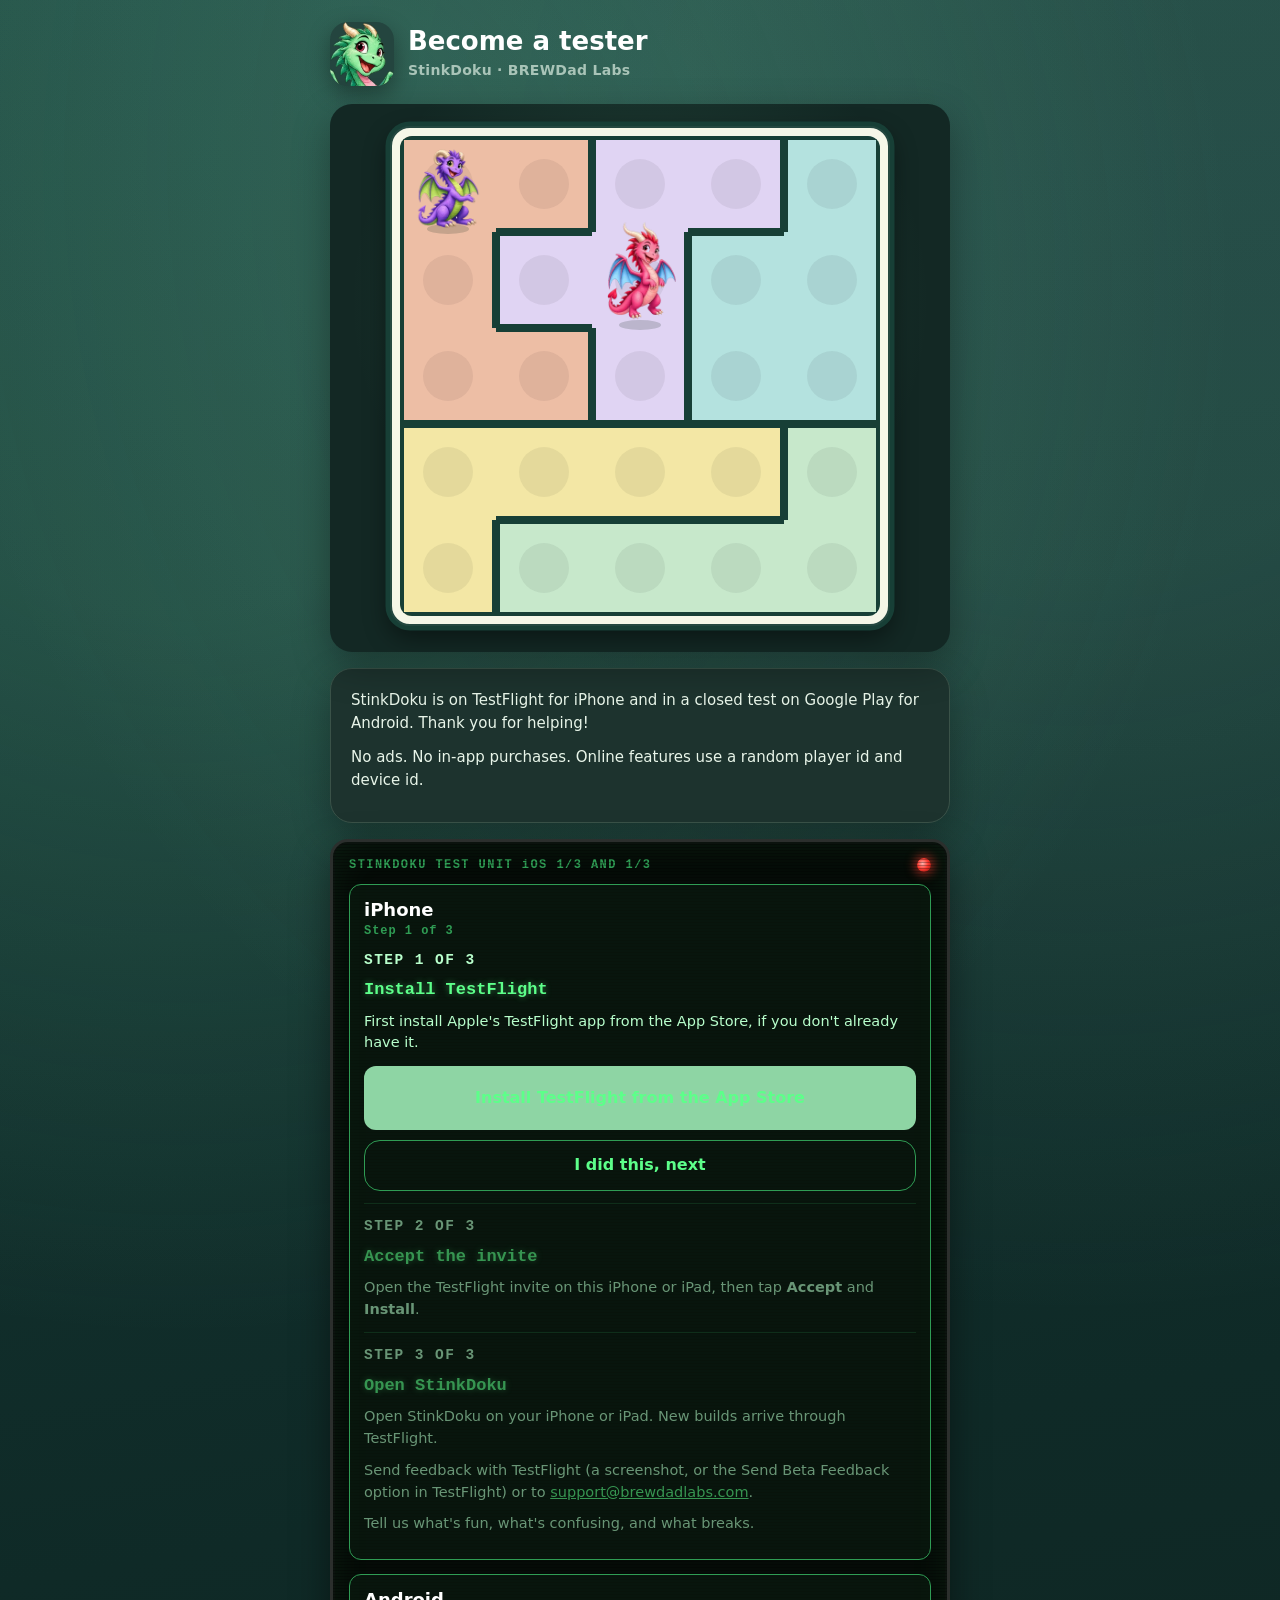
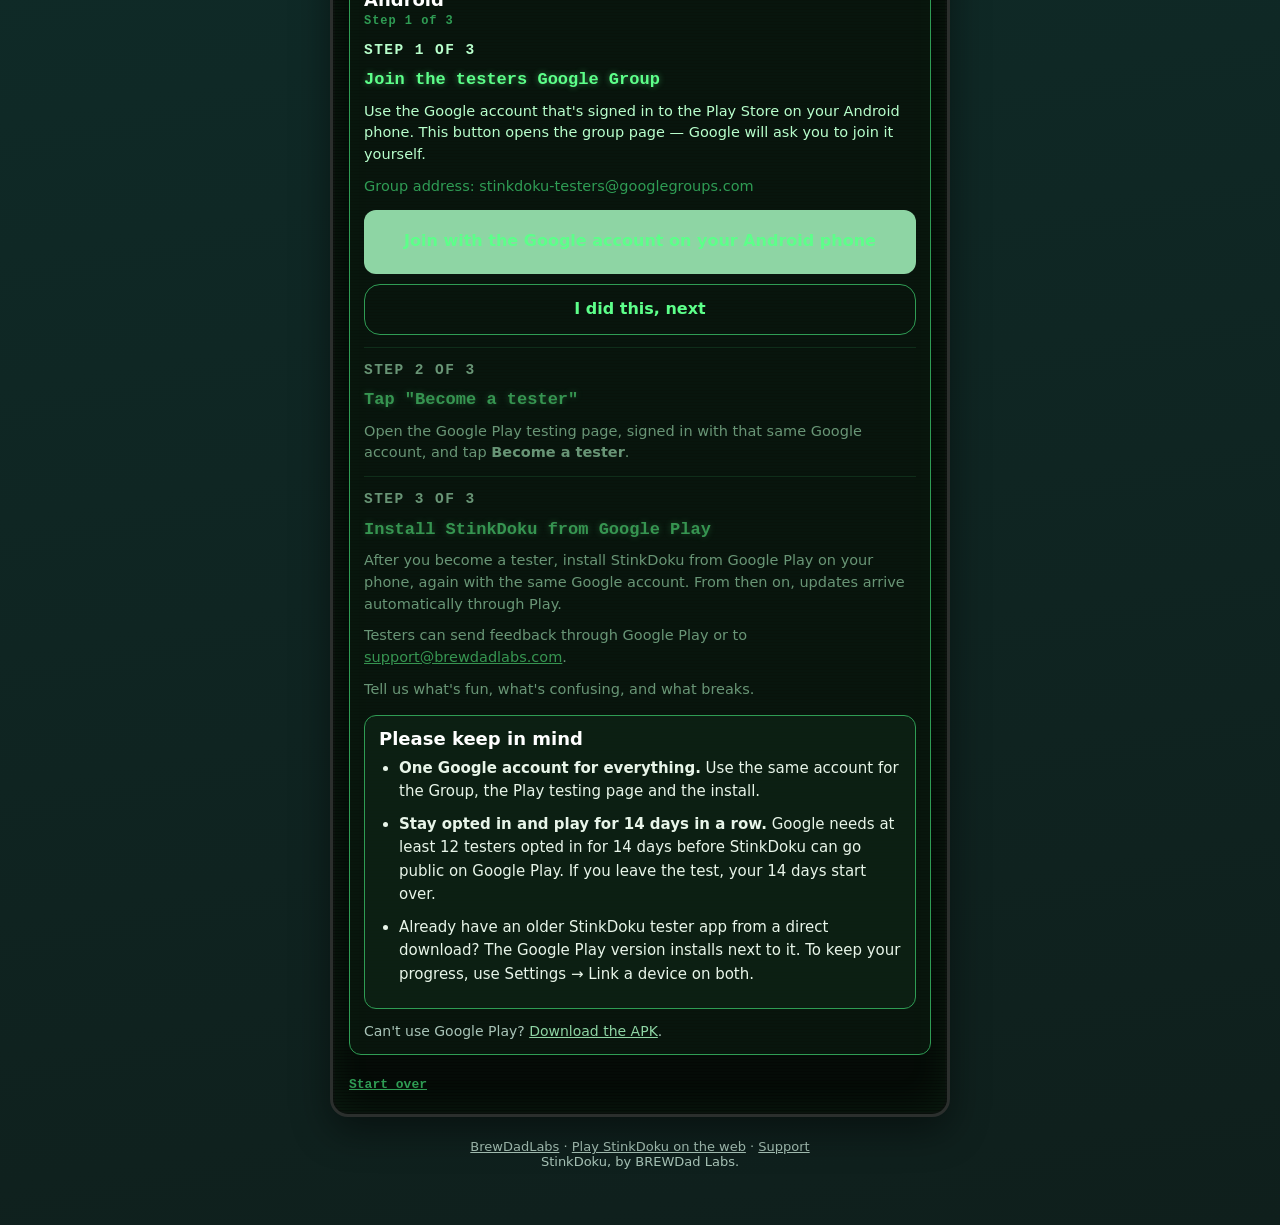
<file: site/beta/index.html>
<!DOCTYPE html>
<html lang="en">
<head>
<meta charset="UTF-8">
<meta name="viewport" content="width=device-width, initial-scale=1, viewport-fit=cover">
<meta name="theme-color" content="#173c39">
<meta name="color-scheme" content="dark">
<title>StinkDoku — Become a tester</title>
<meta name="description" content="Help test StinkDoku on iPhone with TestFlight or on Android through Google Play.">
<meta name="robots" content="noindex">
<link rel="icon" href="/favicon.ico" sizes="any">
<link rel="icon" type="image/png" sizes="32x32" href="/favicon-32.png">
<link rel="apple-touch-icon" href="/apple-touch-icon.png">
<link rel="stylesheet" href="intro.css">
<style>
  :root{--bg:#0f1f1c;--forest:#173c39;--card:#1d332e;--card2:#24332e;--line:#3a5248;--ink:#e8f5e9;--muted:#a9c4b8;--go:#8ed5a4;--on-go:#1d4a38;--accent:#6cc79c;--focus:#ff9d3c;--crt:#050b07;--crt-ink:#5dff8a;--crt-dim:#2f9c54;--eye:#ff3b30;font-family:ui-rounded,"SF Pro Rounded","Avenir Next",Nunito,system-ui,-apple-system,sans-serif}
  *{box-sizing:border-box}
  html{background:var(--bg)}
  body{margin:0;min-height:100vh;color:var(--ink);background:radial-gradient(circle at 14% 10%,rgba(108,199,156,.20) 0 12%,transparent 38%),radial-gradient(circle at 84% 6%,rgba(143,217,189,.14) 0 14%,transparent 40%),linear-gradient(170deg,#173c39,#0f2a27 52%,#0f1f1c);padding:22px 16px 56px}
  .wrap{max-width:620px;margin:0 auto}
  header{display:flex;align-items:center;gap:14px;margin:0 0 18px}
  header img{width:64px;height:64px;border-radius:18px;background:#24453f;box-shadow:0 8px 22px rgba(0,0,0,.35)}
  h1{font-size:26px;line-height:1.15;margin:0;color:#fff}
  .brand{margin:3px 0 0;color:var(--muted);font-size:14px;font-weight:700;letter-spacing:.02em}
  .card{background:var(--card);border:1.5px solid var(--line);border-radius:22px;padding:20px;margin:0 0 16px;box-shadow:0 14px 38px rgba(0,0,0,.32)}
  h2{font-size:18px;margin:0 0 8px;color:#fff}
  p,li{line-height:1.55;font-size:15px;margin:0 0 10px}
  .muted{color:var(--muted);font-size:14px}
  .hp{position:absolute;left:-9999px;width:1px;height:1px;overflow:hidden}
  .row{display:flex;flex-wrap:wrap;gap:10px;margin:14px 0 0}
  .btn{display:inline-flex;align-items:center;justify-content:center;gap:8px;min-height:48px;padding:12px 18px;border-radius:16px;border:0;font:inherit;font-weight:900;font-size:16px;text-decoration:none;cursor:pointer;background:var(--go);color:var(--on-go)}
  .btn.ghost{background:transparent;color:var(--ink);border:1.5px solid var(--line)}
  a{color:var(--go)}
  :focus-visible{outline:3px solid var(--focus);outline-offset:2px}
  /* Retro handset terminal */
  .term{position:relative;background:var(--crt);border:3px solid #2b2f2d;border-radius:18px;padding:16px 16px 14px;box-shadow:inset 0 0 0 2px #0b130e,inset 0 0 40px rgba(93,255,138,.08),0 14px 38px rgba(0,0,0,.45);overflow:hidden;margin:0 0 16px}
  .term::after{content:"";position:absolute;inset:0;pointer-events:none;background:repeating-linear-gradient(to bottom,rgba(0,0,0,0) 0 2px,rgba(0,0,0,.28) 2px 3px)}
  .term-top{display:flex;align-items:center;justify-content:space-between;gap:10px;margin:0 0 10px;font:700 12px/1 ui-monospace,Menlo,Consolas,monospace;color:var(--crt-dim);letter-spacing:.12em}
  .eye{width:14px;height:14px;border-radius:50%;background:radial-gradient(circle at 40% 40%,#ffb3ad,var(--eye) 45%,#7a0d08);box-shadow:0 0 10px 3px rgba(255,59,48,.55);animation:eye 1.6s ease-in-out infinite;flex:none}
  @keyframes eye{50%{box-shadow:0 0 18px 7px rgba(255,59,48,.8)}}
  .screen{margin:0;min-height:9.5em;white-space:pre-wrap;word-break:break-word;font:15px/1.5 ui-monospace,"SF Mono",Menlo,Consolas,"Liberation Mono",monospace;color:var(--crt-ink);text-shadow:0 0 6px rgba(93,255,138,.55)}
  .term.ready .screen{min-height:0}
  .screen .red{color:#ff6b61;text-shadow:0 0 6px rgba(255,59,48,.6)}
  .cursor{display:inline-block;width:.6em;height:1.05em;vertical-align:-2px;background:var(--crt-ink);animation:blink 1s steps(1) infinite}
  @keyframes blink{50%{opacity:0}}
  .term-step{position:relative;z-index:1;margin:12px 0 0}
  .term-step h2{font:800 17px/1.25 ui-monospace,Menlo,Consolas,monospace;color:var(--crt-ink);text-shadow:0 0 6px rgba(93,255,138,.45);margin:0 0 10px}
  .term-step p,.term-step li{color:#b8ffcc;font-size:14.5px;line-height:1.5}
  .term-step .muted{color:var(--crt-dim)}
  .term-step a{color:var(--crt-ink)}
  .term .btn-big{position:relative;z-index:1;width:100%;min-height:64px;padding:16px 18px;border-radius:12px;font-size:16px;text-align:center}
  .term .btn.ghost{position:relative;z-index:1;width:100%;background:transparent;color:var(--crt-ink);border:1.5px solid var(--crt-dim)}
  .term .row{margin-top:12px}
  .tracks{position:relative;z-index:1;display:grid;gap:14px;margin:12px 0 0}
  .track{border:1.5px solid var(--crt-dim);border-radius:12px;padding:14px 14px 12px;background:rgba(15,40,24,.35)}
  .track > h2{margin:0 0 4px}
  .track-progress{margin:0 0 10px;font:700 12px/1.3 ui-monospace,Menlo,Consolas,monospace;letter-spacing:.08em;color:var(--crt-dim)}
  .steps{list-style:none;margin:0;padding:0}
  .steps .term-step{margin:0 0 12px;padding:12px 0 0;border-top:1px solid rgba(47,156,84,.35)}
  .steps .term-step:first-child{border-top:0;padding-top:0;margin-top:0}
  .step-n{font:700 11px/1.2 ui-monospace,Menlo,Consolas,monospace;color:var(--crt-dim);letter-spacing:.1em;margin:0 0 8px}
  .steps .term-step.is-done .step-n{color:var(--crt-ink)}
  .steps .term-step.is-future{opacity:.55}
  .steps .term-step.is-future .btn, .steps .term-step.is-future .row{display:none}
  .term-nav{position:relative;z-index:1;display:flex;flex-wrap:wrap;gap:8px 16px;margin:14px 0 0}
  .term-nav button{background:transparent;border:0;padding:8px 0;color:var(--crt-dim);font:700 13px ui-monospace,Menlo,Consolas,monospace;cursor:pointer;text-decoration:underline}
  .term .rules{background:rgba(15,40,24,.55);border:1.5px solid var(--crt-dim);border-radius:12px;padding:12px 14px;margin:14px 0 0}
  .term .rules h2{margin-bottom:8px}
  .term .rules ul{margin:0;padding-left:20px}
  footer{text-align:center;color:var(--muted);font-size:13px;margin:22px 0 0}
  footer a{color:var(--muted)}
  .term-step:focus{outline:none}
  [hidden]{display:none!important}
  .dragon-layer{position:fixed;inset:0;pointer-events:none;z-index:40;overflow:hidden}
  .dragon-layer .dragon{position:absolute;width:112px;height:112px;object-fit:contain;filter:drop-shadow(0 8px 16px rgba(0,0,0,.45))}
  .dragon-layer .sudoku-tile{position:absolute;width:36px;height:36px;display:flex;align-items:center;justify-content:center;background:#10231f;border:2px solid var(--crt-ink);color:var(--crt-ink);font:800 18px/1 ui-monospace,Menlo,Consolas,monospace;border-radius:4px;box-shadow:0 0 10px rgba(93,255,138,.35)}
  @media (prefers-reduced-motion: reduce){
    .eye,.cursor{animation:none}
    .dragon-layer{display:none!important}
  }
</style>
</head>
<body>
<div class="dragon-layer" id="dragon-layer" aria-hidden="true"></div>
<div class="wrap">
  <header>
    <img src="art/mascot-head.webp" alt="" width="64" height="64">
    <div>
      <h1>Become a tester</h1>
      <p class="brand">StinkDoku · BREWDad Labs</p>
    </div>
  </header>

  <div id="stinkdoku-intro"></div>

  <noscript>
    <div class="card">
      <h2>iPhone</h2>
      <p>1. Install Apple's TestFlight app from the <a href="https://apps.apple.com/app/testflight/id899247664">App Store</a>.</p>
      <p>2. Open the <a href="https://testflight.apple.com/join/M6JnK4b1">StinkDoku TestFlight invite</a> and tap <strong>Accept</strong>, then <strong>Install</strong>.</p>
      <p>3. Open StinkDoku. Send feedback with TestFlight (a screenshot, or Send Beta Feedback) or to <a href="mailto:support@brewdadlabs.com">support@brewdadlabs.com</a>.</p>
      <h2>Android</h2>
      <p>1. Join the StinkDoku testers Google Group with the Google account on your Android phone: <a href="https://groups.google.com/g/stinkdoku-testers">https://groups.google.com/g/stinkdoku-testers</a> (stinkdoku-testers@googlegroups.com).</p>
      <p>2. Open <a href="https://play.google.com/apps/testing/com.brewdadlabs.stinkdoku">the Google Play testing link</a> and tap <strong>Become a tester</strong>, using that same Google account.</p>
      <p>3. Install StinkDoku from <a href="https://play.google.com/store/apps/details?id=com.brewdadlabs.stinkdoku">Google Play</a>. Please stay opted in and play for 14 days in a row.</p>
      <p>Testers can send feedback through Google Play or to <a href="mailto:support@brewdadlabs.com">support@brewdadlabs.com</a>.</p>
      <p>Tell us what's fun, what's confusing, and what breaks.</p>
      <p>Can't use Google Play? <a href="/stinkdoku.apk">Download the APK</a>.</p>
    </div>
  </noscript>

  <section class="card" id="intro">
    <p>StinkDoku is on TestFlight for iPhone and in a closed test on Google Play for Android. Thank you for helping!</p>
    <p>No ads. No in-app purchases. Online features use a random player id and device id.</p>
    <p class="muted" id="loading">Loading…</p>
  </section>


  <div id="tester-steps">
  <section class="term" id="term" hidden aria-hidden="true">
    <div class="term-top"><span id="term-label">STINKDOKU TEST UNIT</span><span class="eye"></span></div>
    <pre class="screen" id="screen"></pre>

    <div id="step-panel" hidden>
      <div class="tracks">
        <section class="track" id="track-ios" aria-labelledby="ios-h">
          <h2 id="ios-h">iPhone</h2>
          <p class="track-progress" id="ios-progress">Step 1 of 3</p>
          <ol class="steps">
            <li class="term-step is-current" id="ios-1" tabindex="-1" aria-labelledby="i1-h">
              <p class="step-n">STEP 1 OF 3</p>
              <h2 id="i1-h">Install TestFlight</h2>
              <p>First install Apple's TestFlight app from the App Store, if you don't already have it.</p>
              <div class="row">
                <a class="btn btn-big" id="testflight-app-link" href="https://apps.apple.com/app/testflight/id899247664" target="_blank" rel="noopener">Install TestFlight from the App Store</a>
                <button class="btn ghost next" type="button" data-platform="ios" data-next="2">I did this, next</button>
              </div>
            </li>
            <li class="term-step is-future" id="ios-2" tabindex="-1" aria-labelledby="i2-h">
              <p class="step-n">STEP 2 OF 3</p>
              <h2 id="i2-h">Accept the invite</h2>
              <p>Open the TestFlight invite on this iPhone or iPad, then tap <strong>Accept</strong> and <strong>Install</strong>.</p>
              <div class="row">
                <a class="btn btn-big" id="testflight-join-link" href="https://testflight.apple.com/join/M6JnK4b1" target="_blank" rel="noopener">Join the StinkDoku TestFlight</a>
                <button class="btn ghost next" type="button" data-platform="ios" data-next="3">I did this, next</button>
              </div>
            </li>
            <li class="term-step is-future" id="ios-3" tabindex="-1" aria-labelledby="i3-h">
              <p class="step-n">STEP 3 OF 3</p>
              <h2 id="i3-h">Open StinkDoku</h2>
              <p>Open StinkDoku on your iPhone or iPad. New builds arrive through TestFlight.</p>
              <p>Send feedback with TestFlight (a screenshot, or the Send Beta Feedback option in TestFlight) or to <a href="mailto:support@brewdadlabs.com">support@brewdadlabs.com</a>.</p>
              <p>Tell us what's fun, what's confusing, and what breaks.</p>
            </li>
          </ol>
        </section>

        <section class="track" id="track-android" aria-labelledby="android-h">
          <h2 id="android-h">Android</h2>
          <p class="track-progress" id="android-progress">Step 1 of 3</p>
          <ol class="steps">
            <li class="term-step is-current" id="android-1" tabindex="-1" aria-labelledby="a1-h">
              <p class="step-n">STEP 1 OF 3</p>
              <h2 id="a1-h">Join the testers Google Group</h2>
              <p>Use the Google account that's signed in to the Play Store on your Android phone. This button opens the group page — Google will ask you to join it yourself.</p>
              <p class="muted" id="group-email">Group address: <span id="group-email-addr">stinkdoku-testers@googlegroups.com</span></p>
              <div class="row">
                <a class="btn btn-big" id="group-link" href="https://groups.google.com/g/stinkdoku-testers" target="_blank" rel="noopener">Join with the Google account on your Android phone</a>
                <button class="btn ghost next" type="button" data-platform="android" data-next="2">I did this, next</button>
              </div>
            </li>
            <li class="term-step is-future" id="android-2" tabindex="-1" aria-labelledby="a2-h">
              <p class="step-n">STEP 2 OF 3</p>
              <h2 id="a2-h">Tap "Become a tester"</h2>
              <p>Open the Google Play testing page, signed in with that same Google account, and tap <strong>Become a tester</strong>.</p>
              <div class="row">
                <a class="btn btn-big" id="optin-link" href="https://play.google.com/apps/testing/com.brewdadlabs.stinkdoku" target="_blank" rel="noopener">Open the Play testing page</a>
                <button class="btn ghost next" type="button" data-platform="android" data-next="3">I did this, next</button>
              </div>
            </li>
            <li class="term-step is-future" id="android-3" tabindex="-1" aria-labelledby="a3-h">
              <p class="step-n">STEP 3 OF 3</p>
              <h2 id="a3-h">Install StinkDoku from Google Play</h2>
              <p>After you become a tester, install StinkDoku from Google Play on your phone, again with the same Google account. From then on, updates arrive automatically through Play.</p>
              <div class="row">
                <a class="btn btn-big" id="play-link" href="https://play.google.com/store/apps/details?id=com.brewdadlabs.stinkdoku" target="_blank" rel="noopener">Install StinkDoku from Google Play</a>
              </div>
              <p>Testers can send feedback through Google Play or to <a href="mailto:support@brewdadlabs.com">support@brewdadlabs.com</a>.</p>
              <p>Tell us what's fun, what's confusing, and what breaks.</p>
            </li>
          </ol>
          <div class="rules" aria-labelledby="rules-h">
            <h2 id="rules-h">Please keep in mind</h2>
            <ul>
              <li><strong>One Google account for everything.</strong> Use the same account for the Group, the Play testing page and the install.</li>
              <li><strong>Stay opted in and play for 14 days in a row.</strong> Google needs at least 12 testers opted in for 14 days before StinkDoku can go public on Google Play. If you leave the test, your 14 days start over.</li>
              <li>Already have an older StinkDoku tester app from a direct download? The Google Play version installs next to it. To keep your progress, use Settings → Link a device on both.</li>
            </ul>
          </div>
          <p class="muted" style="margin:12px 0 0">Can't use Google Play? <a href="/stinkdoku.apk">Download the APK</a>.</p>
        </section>
      </div>

      <nav class="term-nav" aria-label="Tester steps">
        <button type="button" id="back" hidden>Back</button>
        <button type="button" id="start-over">Start over</button>
      </nav>
    </div>
  </section>
  </div>
  <p class="hp" id="term-status" role="status" aria-live="polite"></p>

  <footer>
    <a href="/">BrewDadLabs</a> · <a href="https://play.stinkdoku.com">Play StinkDoku on the web</a> · <a href="mailto:support@brewdadlabs.com">Support</a><br>
    StinkDoku, by BREWDad Labs.
  </footer>
</div>
<script src="assets/manifest.js" defer></script>
<script src="intro.js" defer></script>
<script src="tester.js" defer></script>
</body>
</html>
</file>
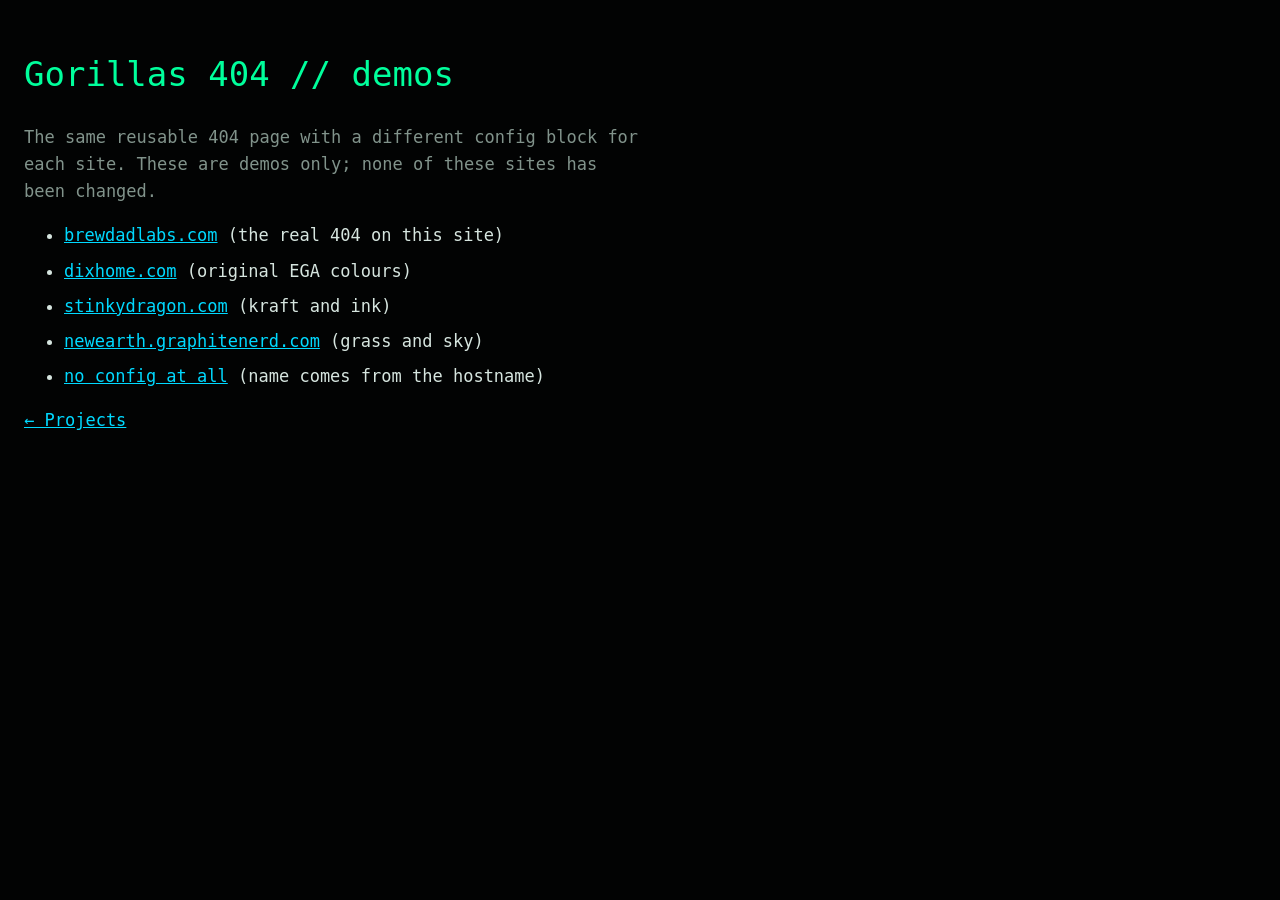
<file: site/gorillas-demo/index.html>
<!DOCTYPE html>
<html lang="en"><head><meta charset="utf-8"><meta name="viewport" content="width=device-width, initial-scale=1">
<meta name="robots" content="noindex, nofollow"><title>Gorillas 404 demos</title>
<style>body{margin:0;padding:24px;background:#020303;color:#d6e5df;font:17px/1.6 ui-monospace,Menlo,Consolas,monospace}h1{color:#00ff9c;font-weight:400}a{color:#00d9ff}li{margin:8px 0}p{color:#81938b;max-width:60ch}</style></head>
<body><h1>Gorillas 404 // demos</h1>
<p>The same reusable 404 page with a different config block for each site. These are demos only; none of these sites has been changed.</p>
<ul>
<li><a href="/nope-xyz">brewdadlabs.com</a> (the real 404 on this site)</li>
<li><a href="dixhome.html">dixhome.com</a> (original EGA colours)</li>
<li><a href="stinkydragon.html">stinkydragon.com</a> (kraft and ink)</li>
<li><a href="newearth.html">newearth.graphitenerd.com</a> (grass and sky)</li>
<li><a href="default.html">no config at all</a> (name comes from the hostname)</li>
</ul>
<p><a href="/projects">← Projects</a></p></body></html>
</file>
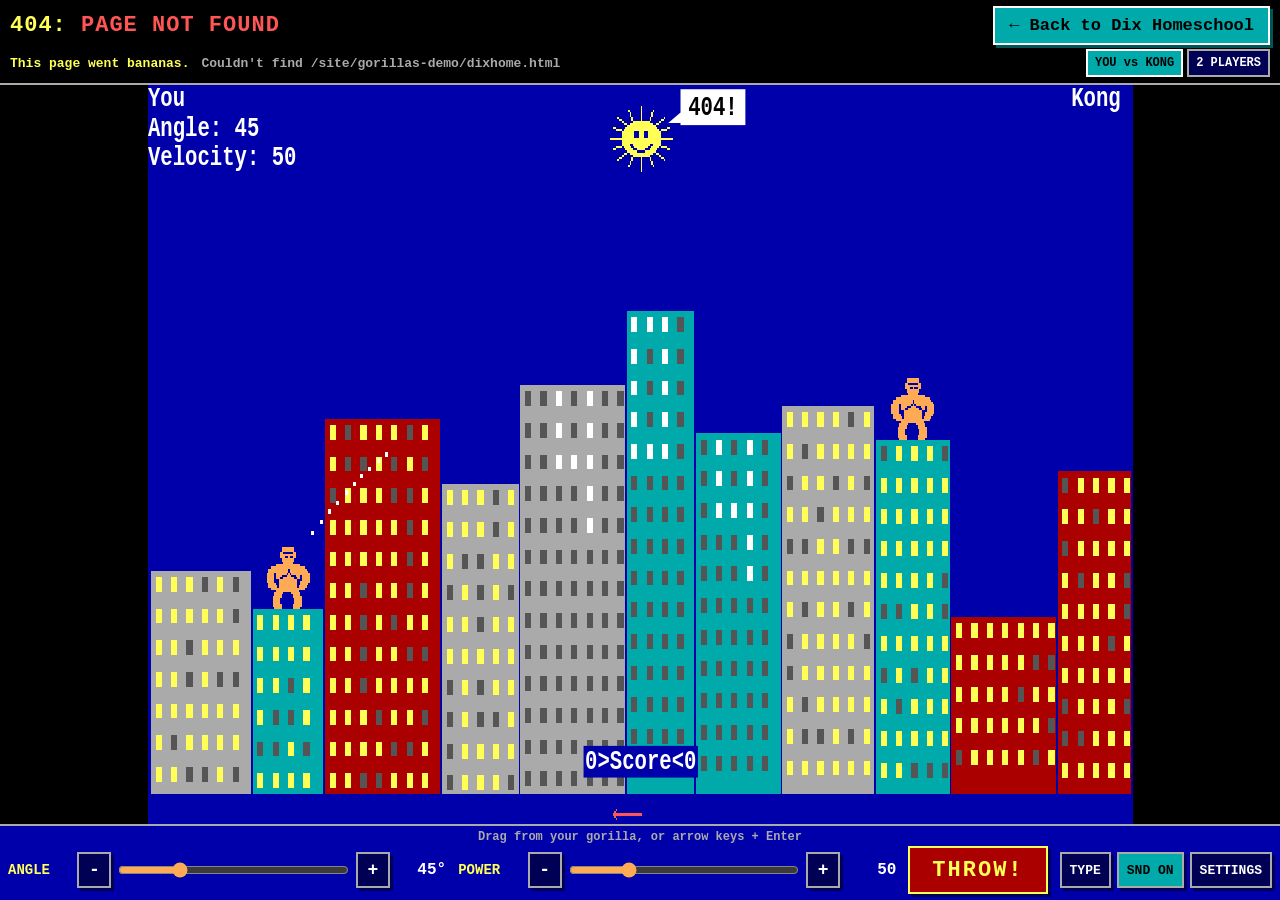
<file: site/gorillas-demo/dixhome.html>
<!DOCTYPE html>
<html lang="en">
<head>
<meta charset="utf-8">
<meta name="viewport" content="width=device-width, initial-scale=1, viewport-fit=cover">
<meta name="robots" content="noindex">
<title>404 Not Found</title>
<!-- ================= GORILLAS 404 CONFIG =================
  Edit the JSON below for each site. Every key is optional; delete what you don't need.
  Unconfigured, it reads the hostname, links home to "/", and uses the classic EGA colours.
  Keys: siteName, homeUrl, tagline, links [{label,href}], quips [..], storageKey,
        colors {bg,text,line,title,hi,accent,accentText,accentShadow,accentHover,muted,btn,bar,range,danger,link,dim},
        game {sky,bld[3],win,dark,sun,gor,ban,exp,exp2,white,gray,yellow,cyan}, fontFamily, fontUrl.
  This block is data (type=application/json), so it never runs and works under any CSP.
  See README.md next to this file. -->
<script type="application/json" id="gorillas-404-config">
{
  "siteName": "Dix Homeschool",
  "homeUrl": "https://dixhome.com/",
  "quips": [
    "This page got hit by a banana.",
    "The gorilla ate this page.",
    "This page went bananas.",
    "This page skipped school today.",
    "Kong threw this page into orbit."
  ],
  "storageKey": "dixhome-404-gorillas"
}
</script>
<style>
:root{--g-bg:#000;--g-text:#fff;--g-line:#AAAAAA;--g-title:#FF5555;--g-hi:#FFFF55;--g-accent:#00AAAA;--g-accentText:#000;--g-accentShadow:#005555;--g-accentHover:#55FFFF;--g-muted:#AAAAAA;--g-btn:#000055;--g-bar:#0000AA;--g-range:#FFAA55;--g-danger:#AA0000;--g-link:#55FFFF;--g-dim:#555555;--g-font:"Courier New",Courier,"Lucida Console",monospace}
*{box-sizing:border-box}
html,body{margin:0;height:100%;background:var(--g-bg);color:var(--g-text);overscroll-behavior:none}
body{display:flex;flex-direction:column;font-family:var(--g-font);font-weight:bold;height:100vh;height:100dvh;overflow:hidden;
  -webkit-user-select:none;user-select:none;-webkit-touch-callout:none;-webkit-tap-highlight-color:transparent;touch-action:manipulation}
#app{position:relative;flex:1 1 auto;min-height:0;display:flex;flex-direction:column;
  padding:0 env(safe-area-inset-right) 0 env(safe-area-inset-left)}
#hdr{flex:0 0 auto;background:var(--g-bg);border-bottom:2px solid var(--g-line);padding:calc(6px + env(safe-area-inset-top)) calc(10px + env(safe-area-inset-right)) 6px calc(10px + env(safe-area-inset-left));
  display:flex;flex-wrap:wrap;align-items:center;gap:4px 12px}
#hdr h1{margin:0;font-size:22px;color:var(--g-title);letter-spacing:1px;flex:1 1 auto;white-space:nowrap}
#hdr h1 b{color:var(--g-hi)}
#back{flex:0 0 auto;display:inline-block;background:var(--g-accent);color:var(--g-accentText);text-decoration:none;font-size:17px;padding:8px 14px;border:2px solid var(--g-text);box-shadow:3px 3px 0 var(--g-accentShadow);white-space:nowrap}
#back:hover{background:var(--g-accentHover)}
#xl{display:flex;flex-wrap:wrap;gap:4px 10px}#xl a{color:var(--g-link)}#xl:empty{display:none}
#tag{color:var(--g-muted)}#tag:empty{display:none}
#hdr .r2{flex:1 1 100%;display:flex;flex-wrap:wrap;align-items:center;gap:4px 12px;font-size:13px;min-width:0}
#quip{color:var(--g-hi)}
#path{color:var(--g-muted);overflow:hidden;text-overflow:ellipsis;white-space:nowrap;max-width:100%;flex:1 1 140px;min-width:0}
#modeSeg{display:flex;gap:4px;margin-left:auto}
@media (max-width:480px){#hdr h1{font-size:18px}#back{font-size:15px;padding:7px 10px}#hdr{gap:5px 8px}}
#modeSeg button{font-size:12px;padding:3px 7px;min-height:28px;background:var(--g-btn);box-shadow:none}
#modeSeg button.sel{background:var(--g-accent);color:var(--g-accentText);border-color:var(--g-text)}
a:focus-visible,button:focus-visible,input:focus-visible,canvas:focus-visible{outline:3px solid var(--g-hi);outline-offset:2px}
#cv:focus-visible{outline-offset:-3px}
@media (prefers-reduced-motion:reduce){button:active{transform:none}}
#stage{flex:1 1 auto;min-height:0;min-width:0;display:flex;align-items:center;justify-content:center;position:relative}
#cv{display:block;touch-action:none;image-rendering:pixelated;image-rendering:crisp-edges;background:var(--g-bg);cursor:crosshair}
#typer{position:absolute;left:0;top:0;width:40px;height:20px;opacity:0;font-size:16px;border:0;padding:0;pointer-events:none;color:transparent;background:transparent;caret-color:transparent}
#controls{flex:0 0 auto;display:flex;flex-wrap:wrap;align-items:center;justify-content:center;gap:6px 12px;
  padding:6px 8px calc(6px + env(safe-area-inset-bottom));background:var(--g-bar);border-top:2px solid var(--g-line)}
#controls.off .live{opacity:.45;pointer-events:none}
.grp{display:flex;align-items:center;gap:5px;flex:1 1 270px;max-width:440px;min-width:0}
.grp .lab{width:4.6em;font-size:14px;color:var(--g-hi);white-space:nowrap}
.grp .val{width:3.2em;text-align:right;font-size:16px;color:var(--g-text)}
.grp input[type=range]{flex:1;min-width:60px;height:34px;accent-color:var(--g-range);touch-action:pan-x}
button{font-family:inherit;font-weight:bold;font-size:15px;color:var(--g-text);background:var(--g-bg);border:2px solid var(--g-line);border-radius:0;
  padding:6px 9px;min-height:36px;cursor:pointer;touch-action:manipulation;box-shadow:3px 3px 0 var(--g-btn)}
button:active{transform:translate(2px,2px);box-shadow:1px 1px 0 var(--g-btn)}
button.pm{min-width:34px;padding:4px 0;font-size:18px;background:var(--g-btn)}
#throw{font-size:22px;padding:8px 22px;min-height:48px;background:var(--g-danger);border-color:var(--g-hi);color:var(--g-hi);letter-spacing:2px}
.small{display:flex;gap:6px}
.small button{font-size:13px;padding:5px 8px;background:var(--g-btn)}
.small button.on{background:var(--g-accent);color:var(--g-accentText)}
#hint{flex:1 1 100%;order:-1;text-align:center;font-size:12px;color:var(--g-muted);pointer-events:none;min-height:14px;margin:-2px 0 -4px}
#rot{display:none;position:absolute;top:12px;left:0;right:0;text-align:center;color:var(--g-dim);font-size:13px;pointer-events:none}
@media (orientation:portrait) and (max-width:700px){#stage{align-items:flex-end;padding-bottom:4px}#rot{display:block}}
@media (orientation:landscape) and (max-height:520px){
  #app{flex-direction:row}
  #hdr{padding-top:4px;padding-bottom:4px}
  #hdr h1{font-size:17px}#back{font-size:15px;padding:5px 10px}
  #hdr .r2{flex:1 1 auto}
  #controls{flex-direction:column;flex-wrap:nowrap;width:210px;border-top:0;border-left:2px solid var(--g-line);
    padding:6px calc(6px + env(safe-area-inset-right)) 6px 6px;justify-content:center;overflow-y:auto}
  .grp{flex:0 0 auto;width:100%;flex-wrap:wrap;gap:2px 4px}
  .grp .lab{width:auto;flex:1}
  .grp input[type=range]{flex:1 1 100%;order:3;height:28px}
  #throw{width:100%}
  #hint{display:none}
}
/* settings overlay */
#menu{position:absolute;inset:0;background:var(--g-bg);z-index:5;overflow-y:auto;-webkit-overflow-scrolling:touch;touch-action:pan-y;
  display:none;padding:calc(10px + env(safe-area-inset-top)) 12px calc(14px + env(safe-area-inset-bottom))}
#menu.show{display:block}
#menu .box{max-width:620px;margin:0 auto}
#menu h1{font-size:22px;text-align:center;color:var(--g-hi);letter-spacing:6px;margin:6px 0 2px}
#menu .sub{text-align:center;color:var(--g-muted);font-size:12px;margin-bottom:12px}
#menu .q{margin:9px 0;font-size:15px;line-height:1.35}
#menu .q span{color:var(--g-muted);font-size:13px}
#menu input[type=text],#menu input[type=number]{font-family:inherit;font-weight:bold;font-size:16px;background:var(--g-bar);color:var(--g-hi);
  border:2px solid var(--g-line);border-radius:0;padding:5px 7px;width:100%;max-width:300px;display:block;margin-top:3px}
#menu .opts{display:flex;flex-wrap:wrap;gap:6px;margin-top:4px}
#menu .opts button{background:var(--g-btn);font-size:14px}
#menu .opts button.sel{background:var(--g-accent);color:var(--g-accentText);border-color:var(--g-text)}
#menu .go{display:flex;flex-wrap:wrap;gap:10px;justify-content:center;margin-top:16px}
#menu .go button{font-size:18px;padding:10px 16px}
#menu .go .pri{background:var(--g-danger);color:var(--g-hi);border-color:var(--g-hi)}
#menu .tiny{color:var(--g-dim);font-size:11px;text-align:center;margin-top:16px}
#menu a{color:var(--g-link)}
.hide{display:none!important}
</style>
</head>
<body>
<header id="hdr">
  <h1><b>404:</b> PAGE NOT FOUND</h1>
  <a id="back" href="/">&larr; Back home</a>
  <div class="r2"><span id="quip">This page got hit by a banana.</span><span id="path"></span><span id="tag"></span><span id="xl"></span>
    <div id="modeSeg" role="group" aria-label="Players"><button id="m1" data-m="cpu">YOU vs KONG</button><button id="m2" data-m="2p">2 PLAYERS</button></div></div>
</header>
<div id="app">
  <div id="stage">
    <canvas id="cv" width="640" height="480" tabindex="0" aria-label="Gorillas game. Arrow keys: Up/Down angle, Left/Right power, Shift for steps of 5. Enter or Space throws. Or drag from your gorilla."></canvas>
    <input id="typer" tabindex="-1" type="text" inputmode="text" enterkeyhint="go" autocomplete="off" autocorrect="off" autocapitalize="off" spellcheck="false" aria-label="Type angle or velocity">
    <div id="rot">&#8635; Turn your phone sideways for a bigger city</div>
  </div>
  <div id="controls" class="off">
    <div id="hint"></div>
    <div class="grp live"><span class="lab">ANGLE</span><button class="pm" data-k="ang" data-d="-1" aria-label="Angle down">-</button><input id="ang" type="range" min="0" max="180" step="1" value="45" aria-label="Angle"><button class="pm" data-k="ang" data-d="1" aria-label="Angle up">+</button><span class="val" id="angV">45&deg;</span></div>
    <div class="grp live"><span class="lab">POWER</span><button class="pm" data-k="vel" data-d="-1" aria-label="Power down">-</button><input id="vel" type="range" min="1" max="200" step="1" value="50" aria-label="Power (velocity)"><button class="pm" data-k="vel" data-d="1" aria-label="Power up">+</button><span class="val" id="velV">50</span></div>
    <button id="throw" class="live">THROW!</button>
    <div class="small"><button id="typeBtn" title="Classic typed Angle/Velocity entry">TYPE</button><button id="sndBtn" title="Sound on/off">SND</button><button id="menuBtn" title="Full settings / new game">SETTINGS</button></div>
  </div>
  <div id="menu">
    <div class="box">
      <h1>G O R I L L A S</h1>
      <div class="sub" id="msub">a retro remake of the 1991 QBasic classic</div>
      <div class="q">Who's playing?
        <div class="opts" id="modeOpts"><button data-v="cpu">vs COMPUTER</button><button data-v="2p">2 PLAYERS (one device)</button></div></div>
      <div class="q" id="diffQ">Computer skill?
        <div class="opts" id="diffOpts"><button data-v="easy">EASY (kid-friendly)</button><button data-v="normal">NORMAL</button></div></div>
      <div class="q">Name of Player 1 <span>(Default = 'Player 1')</span><input id="n1" type="text" maxlength="10" autocomplete="off"></div>
      <div class="q">Name of Player 2 <span id="n2def">(Default = 'Player 2')</span><input id="n2" type="text" maxlength="10" autocomplete="off"></div>
      <div class="q">Play to how many total points? <span>(best of N, Default = 3)</span><input id="pts" type="number" min="1" max="99" step="1" inputmode="numeric"></div>
      <div class="q">Gravity in Meters/Sec <span>(Earth = 9.8)</span><input id="grav" type="number" min="0.5" max="100" step="0.1" inputmode="decimal">
        <div class="opts" id="gravOpts"><button data-v="9.8">EARTH 9.8</button><button data-v="1.6">MOON 1.6</button><button data-v="3.7">MARS 3.7</button><button data-v="24.8">JUPITER 24.8</button></div></div>
      <div class="q">Options
        <div class="opts"><button id="optGuide">AIM GUIDE</button><button id="optType">TYPED ENTRY</button><button id="optSnd">SOUND</button></div></div>
      <div class="go"><button id="resumeBtn" class="hide">RESUME</button><button id="viewBtn">V = View Intro</button><button id="playBtn" class="pri">P = Play Game</button></div>
      <div class="tiny"><a id="back2" href="/">&larr; Back home</a><span id="xl2"></span><br>Tribute remake. Original GORILLA.BAS &copy; 1990-91 IBM/Microsoft. No affiliation.</div>
    </div>
  </div>
</div>
<script>
(function(){
'use strict';
// ---------- constants (EGA SCREEN 9: 640x350, shown at 4:3) ----------
var W=640,H=350,ASPECT=4*(H/W)/3; // QBasic default circle aspect for SCREEN 9 (~0.729)
var PI=Math.PI;
var C={sky:'#0000AA',bld:['#AA0000','#00AAAA','#AAAAAA'],win:'#FFFF55',dark:'#555555',sun:'#FFFF55',gor:'#FFAA55',ban:'#FFFF55',exp:'#FF5555',exp2:'#AA0000',white:'#FFFFFF',gray:'#AAAAAA',yellow:'#FFFF55',cyan:'#55FFFF'};

// ---------- site config (see the JSON block in <head>) ----------
var CFG={};try{var cfgEl=document.getElementById('gorillas-404-config');CFG=JSON.parse((cfgEl&&cfgEl.textContent)||'{}')||{};}catch(e){CFG={};if(window.console)console.warn('gorillas-404: bad config JSON, using defaults');}
var HOST=(location.hostname||'').replace(/^www\./,'');
var SITE=String(CFG.siteName||HOST||'home'),HOME=String(CFG.homeUrl||'/');
var STORE=String(CFG.storageKey||'gorillas-404');
var HEX=/^#[0-9a-fA-F]{3,8}$/;
(function(){var k,cs=CFG.colors||{},gm=CFG.game||{},root=document.documentElement.style;
  for(k in cs)if(Object.prototype.hasOwnProperty.call(cs,k)&&HEX.test(cs[k]))root.setProperty('--g-'+k,cs[k]);
  for(k in gm)if(Object.prototype.hasOwnProperty.call(C,k)){if(k==='bld'){if(Array.isArray(gm.bld)&&gm.bld.length===3&&gm.bld.every(function(x){return HEX.test(x);}))C.bld=gm.bld.slice();}else if(HEX.test(gm[k]))C[k]=gm[k];}
  if(CFG.fontFamily){var fam=String(CFG.fontFamily).replace(/["';{}<>]/g,'');
    root.setProperty('--g-font','"'+fam+'","Courier New",Courier,monospace');
    if(CFG.fontUrl&&window.FontFace&&/^\/[^\/]/.test(CFG.fontUrl)){try{var ff=new FontFace(fam,'url('+CFG.fontUrl+')');ff.load().then(function(f){document.fonts.add(f);},function(){});}catch(e){}}}
})();
var BOTTOM=335;

// ---------- DOM ----------
var $=function(id){return document.getElementById(id);};
var cv=$('cv'),ctx=cv.getContext('2d'),stage=$('stage'),controls=$('controls'),typer=$('typer'),hint=$('hint');
var angS=$('ang'),velS=$('vel'),angV=$('angV'),velV=$('velV');
var menu=$('menu');

function mk(w,h){var c=document.createElement('canvas');c.width=w;c.height=h;return c;}
var scr=mk(W,H),sx=scr.getContext('2d');
var city=mk(W,H),cx2=city.getContext('2d');
var mask=new Uint8Array(W*H);

// ---------- pixel helpers (crisp, QBasic-like) ----------
function pset(g,x,y){g.fillRect(Math.round(x),Math.round(y),1,1);}
function bf(g,x1,y1,x2,y2){var a=Math.round(Math.min(x1,x2)),b=Math.round(Math.min(y1,y2)),c=Math.round(Math.max(x1,x2)),d=Math.round(Math.max(y1,y2));g.fillRect(a,b,c-a+1,d-b+1);}
function line(g,x1,y1,x2,y2){x1=Math.round(x1);y1=Math.round(y1);x2=Math.round(x2);y2=Math.round(y2);
  var dx=Math.abs(x2-x1),dy=-Math.abs(y2-y1),s1=x1<x2?1:-1,s2=y1<y2?1:-1,e=dx+dy;
  for(;;){g.fillRect(x1,y1,1,1);if(x1===x2&&y1===y2)break;var e2=2*e;if(e2>=dy){e+=dy;x1+=s1;}if(e2<=dx){e+=dx;y1+=s2;}}}
// QBasic CIRCLE arc: angles CCW from east, y axis up, y radius = r*ASPECT
function arc(g,cx,cy,r,a1,a2){if(a2===undefined){a1=0;a2=2*PI;}if(a2<a1)a2+=2*PI;var n=Math.max(8,Math.ceil(r*(a2-a1)*2.2));
  for(var i=0;i<=n;i++){var a=a1+(a2-a1)*i/n;pset(g,cx+r*Math.cos(a),cy-r*ASPECT*Math.sin(a));}}
function fillEll(g,cx,cy,rx,ry){var y0=Math.ceil(cy-ry),y1=Math.floor(cy+ry);
  for(var y=y0;y<=y1;y++){var t=(y-cy)/ry,hw=rx*Math.sqrt(Math.max(0,1-t*t));var a=Math.round(cx-hw),b=Math.round(cx+hw);if(b>=a)g.fillRect(a,y,b-a+1,1);}}

// ---------- sprites ----------
function gorillaSprite(arms){var c=mk(32,32),g=c.getContext('2d'),x=16,y=2,i;
  g.fillStyle=C.gor;bf(g,x-4,y,x+2.9,y+6);bf(g,x-5,y+2,x+4,y+4);
  g.fillStyle=C.sky;bf(g,x-3,y+2,x+2,y+2);for(i=-2;i<=-1;i++){pset(g,x+i,y+4);pset(g,x+i+3,y+4);}
  g.fillStyle=C.gor;bf(g,x-3,y+7,x+2,y+7);bf(g,x-8,y+8,x+6.9,y+14);bf(g,x-6,y+15,x+4.9,y+20);
  for(i=0;i<=4;i++){arc(g,x+i,y+25,10,3*PI/4,9*PI/8);arc(g,x-6+i-0.1,y+25,10,15*PI/8,PI/4);}
  g.fillStyle=C.sky;arc(g,x-4.9,y+10,4.9,3*PI/2,2*PI);arc(g,x+4.9,y+10,4.9,PI,3*PI/2);
  g.fillStyle=C.gor;var L=(arms==='lup'||arms==='both')?4:14,R=(arms==='rup'||arms==='both')?4:14;
  for(i=-5;i<=-1;i++){arc(g,x+i-0.1,y+L,9,3*PI/4,5*PI/4);arc(g,x+4.9+i,y+R,9,7*PI/4,PI/4);}
  return c;}
var GOR={down:gorillaSprite('down'),lup:gorillaSprite('lup'),rup:gorillaSprite('rup'),both:gorillaSprite('both')};
function sunSprite(shock){var c=mk(48,36),g=c.getContext('2d'),x=24,y=18;g.fillStyle=C.sun;
  fillEll(g,x,y,12,12*ASPECT);
  line(g,x-20,y,x+20,y);line(g,x,y-15,x,y+15);line(g,x-15,y-10,x+15,y+10);line(g,x-15,y+10,x+15,y-10);
  line(g,x-8,y-13,x+8,y+13);line(g,x-8,y+13,x+8,y-13);line(g,x-18,y-5,x+18,y+5);line(g,x-18,y+5,x+18,y-5);
  g.fillStyle=C.sky;
  if(shock){fillEll(g,x,y+5,2.9,2.9*ASPECT+0.6);}else{arc(g,x,y,8,210*PI/180,330*PI/180);}
  arc(g,x-3,y-2,1);arc(g,x+3,y-2,1);pset(g,x-3,y-2);pset(g,x+3,y-2);return c;}
var SUN=[sunSprite(false),sunSprite(true)];
var BAN=(function(){var b=mk(7,7),g=b.getContext('2d');g.fillStyle=C.ban;
  var rows=['..XX...','...XX..','....XX.','....XX.','....XX.','...XX..','..XX...'];
  for(var y=0;y<7;y++)for(var x=0;x<7;x++)if(rows[y][x]==='X')g.fillRect(x,y,1,1);
  var f=[];for(var k=0;k<4;k++){var c=mk(7,7),h=c.getContext('2d');h.translate(3.5,3.5);h.rotate(k*PI/2);h.drawImage(b,-3.5,-3.5);f.push(c);}return f;})();

// ---------- sound (PC-speaker style, WebAudio) ----------
var Snd={ac:null,on:true,unlocked:false,
  unlock:function(){if(!this.ac){var A=window.AudioContext||window.webkitAudioContext;if(!A)return;try{this.ac=new A();}catch(e){return;}}
    if(this.ac.state==='suspended'){this.ac.resume();}this.unlocked=true;},
  tone:function(f,d,when,vol){if(!this.on||!this.ac||this.ac.state!=='running')return;var c=this.ac,t=c.currentTime+(when||0),o=c.createOscillator(),g=c.createGain();
    o.type='square';o.frequency.setValueAtTime(f,t);var v=vol||0.05;g.gain.setValueAtTime(v,t);g.gain.setValueAtTime(v,t+d*0.85);g.gain.linearRampToValueAtTime(0.0001,t+d);
    o.connect(g);g.connect(c.destination);o.start(t);o.stop(t+d+0.03);},
  // tiny QBasic PLAY (MML) interpreter
  play:function(s,when){if(!this.on||!this.ac)return 0;s=s.toUpperCase();var i=0,oct=2,len=4,tempo=120,t=when||0,
    semi={C:0,D:2,E:4,F:5,G:7,A:9,B:11};
    function num(){var m=/^\d+/.exec(s.slice(i));if(!m)return null;i+=m[0].length;return +m[0];}
    while(i<s.length){var ch=s[i++],n;
      if(ch==='O'){n=num();if(n!==null)oct=n;}else if(ch==='L'){n=num();if(n)len=n;}else if(ch==='T'){n=num();if(n)tempo=n;}
      else if(ch==='M'){i++;}else if(ch==='>'){oct++;}else if(ch==='<'){oct--;}
      else if(ch==='P'||ch==='R'){n=num();t+=(4/(n||len))*60/tempo;}
      else if(semi[ch]!==undefined){var st=semi[ch];if(s[i]==='+'||s[i]==='#'){st++;i++;}else if(s[i]==='-'){st--;i++;}
        n=num();var d=(4/(n||len))*60/tempo;if(s[i]==='.'){d*=1.5;i++;}
        this.tone(130.81*Math.pow(2,oct+st/12),d*0.92,t);t+=d;}}
    return t;},
  boom:function(big){if(!this.on||!this.ac)return;var n=big?46:16;for(var k=0;k<n;k++){this.tone(40+Math.random()*(big?260:180)*(1-k/n),0.022,k*0.022,0.06);}},
  throwS:function(){this.play('MBO0L32A-L64CL16BL64A+');},
  hit:function(){this.play('MBO0L32EFGEFDC');},
  dance:function(){this.play('MFO1L32EFGEFDC');},
  intro:function(){this.play('T160O1L8CDEDCDL4ECC');}
};

// ---------- game state ----------
var G={scene:'title',mode:'cpu',diff:'easy',names:['You','Kong'],target:3,grav:9.8,guide:true,typed:false,
  scores:[0,0],cur:0,starter:0,wind:0,bld:[],gor:[{cx:0,ty:0,alive:true,arm:'down'},{cx:0,ty:0,alive:true,arm:'down'}],
  ang:[45,45],vel:[50,50],phase:'none',pt:0,shot:null,fx:[],sunShock:false,sunT:0,msg:'',tField:0,tBuf:'',ai:null,aiMiss:0,
  inMatch:false,round:0,throws:0,introT:0,drag:null,blink:0,dancer:-1,afterFx:null};

function loadPrefs(){try{var p=JSON.parse(localStorage.getItem(STORE)||'null');if(p){['mode','diff','target','grav','guide','typed'].forEach(function(k){if(p[k]!==undefined)G[k]=p[k];});if(p.n1!==undefined)G.n1=p.n1;if(p.n2!==undefined)G.n2=p.n2;if(p.snd!==undefined)Snd.on=p.snd;}}catch(e){}}
function savePrefs(){try{localStorage.setItem(STORE,JSON.stringify({mode:G.mode,diff:G.diff,target:G.target,grav:G.grav,guide:G.guide,typed:G.typed,n1:$('n1').value,n2:$('n2').value,snd:Snd.on}));}catch(e){}}

function rnd(n){return Math.floor(Math.random()*n)+1;} // FNRan
function gauss(){var u=1-Math.random(),v=Math.random();var z=Math.sqrt(-2*Math.log(u))*Math.cos(2*PI*v);return Math.max(-2.2,Math.min(2.2,z));}

// ---------- city ----------
function makeCity(){cx2.clearRect(0,0,W,H);mask.fill(0);G.bld=[];
  var x=2,slope=rnd(6),ht,HtInc=10,DefW=37,RandH=120;
  ht=(slope===2||slope===6)?130:15;
  do{
    if(slope===1)ht+=HtInc;else if(slope===2)ht-=HtInc;
    else if(slope<=5){ht+=(x>W/2?-2:2)*HtInc;}else{ht+=(x>W/2?2:-2)*HtInc;}
    var bw=rnd(DefW)+DefW;if(x+bw>W)bw=W-x-2;
    if(bw<12)break;
    var bh=rnd(RandH)+ht;if(bh<HtInc)bh=HtInc;if(bh>230)bh=230-rnd(10);
    var top=BOTTOM-bh,col=C.bld[rnd(3)-1];
    cx2.fillStyle=col;bf(cx2,x,BOTTOM,x+bw,top);
    for(var yy=top;yy<=BOTTOM;yy++)mask.fill(1,yy*W+x,yy*W+x+bw+1);
    var c=x+3;
    do{for(var i=bh-3;i>=7;i-=15){cx2.fillStyle=(rnd(4)===1)?C.dark:C.win;bf(cx2,c,BOTTOM-i,c+3,BOTTOM-i+6);}c+=10;}while(c<x+bw-3);
    G.bld.push({x:x,w:bw,top:top,bh:bh,col:col});
    x+=bw+2;
  }while(x<=W-HtInc);
  var w=rnd(10)-5;if(rnd(3)===1){w+=(w>0?1:-1)*rnd(10);}G.wind=w;}
var DIG={'4':['X.X','X.X','XXX','..X','..X'],'0':['XXX','X.X','X.X','X.X','XXX']};
function winCols(b){var c=[],x=b.x+3;do{c.push(x);x+=10;}while(x<b.x+b.w-3);return c;}
function winRows(b){var r=[];for(var i=b.bh-3;i>=7;i-=15)r.push(BOTTOM-i);return r;}
function spell404(){var n=G.bld.length,m=0,bd=1e9;G.bld.forEach(function(b,i){var d=Math.abs(b.x+b.w/2-W/2);if(d<bd){bd=d;m=i;}});
  var trio=[m-1,m,m+1],gi=G.gor.map(function(g){for(var i=0;i<n;i++){var b=G.bld[i];if(g.cx>=b.x&&g.cx<=b.x+b.w)return i;}return -1;});
  for(var k=0;k<3;k++){var j=trio[k];if(j<1||j>=n-1||gi.indexOf(j)>=0)return false;var b=G.bld[j];if(winCols(b).length<3||winRows(b).length<5)return false;}
  trio.forEach(function(j,k){var b=G.bld[j],cols=winCols(b),rows=winRows(b),c0=Math.floor((cols.length-3)/2),pat=DIG['404'[k]];
    rows.forEach(function(y,ri){cols.forEach(function(x,ci){var on=ri<5&&ci>=c0&&ci<c0+3&&pat[ri][ci-c0]==='X';cx2.fillStyle=on?C.white:C.dark;bf(cx2,x,y,x+3,y+6);});});});
  return true;}
function solid(x,y){if(x<0||x>=W||y<0||y>=H)return false;return mask[y*W+x]===1;}
function carve(x,y,rx,ry){cx2.save();cx2.globalCompositeOperation='destination-out';cx2.fillStyle='#000';
  var y0=Math.max(0,Math.ceil(y-ry)),y1=Math.min(H-1,Math.floor(y+ry));
  for(var yy=y0;yy<=y1;yy++){var t=(yy-y)/ry,hw=rx*Math.sqrt(Math.max(0,1-t*t));var a=Math.max(0,Math.round(x-hw)),b=Math.min(W-1,Math.round(x+hw));
    if(b>=a){cx2.fillRect(a,yy,b-a+1,1);mask.fill(0,yy*W+a,yy*W+b+1);}}
  cx2.restore();}
function placeGorillas(){var n=G.bld.length;var b1=G.bld[rnd(2)],b2=G.bld[n-1-rnd(2)];
  [b1,b2].forEach(function(b,k){var g=G.gor[k];g.cx=Math.round(b.x+b.w/2);g.ty=b.top-29;g.alive=true;g.arm='down';});}

// ---------- physics (original PlotShot formulas) ----------
function newShot(p,ang,vel){var g=G.gor[p],sx0=p===0?g.cx+10:g.cx-11,sy0=g.ty-3,a=(p===0?ang:180-ang)*PI/180;
  return {p:p,sx:sx0,sy:sy0,vx:Math.cos(a)*vel,vy:Math.sin(a)*vel,t:0,x:sx0,y:sy0,leftOwn:false,steps:0};}
function posAt(s,t){return [s.sx+s.vx*t+0.5*(G.wind/5)*t*t, s.sy-s.vy*t+0.5*G.grav*t*t];}
function inGor(g,x,y,m){return x>=g.cx-11-m&&x<=g.cx+10+m&&y>=g.ty-1-m&&y<=g.ty+28+m;}
function hitTest(s,x,y){if(x<0||x>=W||y>=H-1)return {type:'off',x:x,y:y};if(y<0)return null;
  if(!s.leftOwn&&!inGor(G.gor[s.p],x,y,3))s.leftOwn=true;
  for(var k=0;k<2;k++){var g=G.gor[k];if(!g.alive)continue;if(k===s.p&&!s.leftOwn)continue;if(inGor(g,x,y,0))return {type:'gor',who:k,x:x,y:y};}
  if(solid(x|0,y|0))return {type:'bld',x:x,y:y};return null;}
function stepShot(s,onSun){var t0=s.t,p1=posAt(s,t0+0.1),n=Math.max(1,Math.ceil(Math.hypot(p1[0]-s.x,p1[1]-s.y)/1.5));
  for(var i=1;i<=n;i++){var p=posAt(s,t0+0.1*i/n),r=hitTest(s,p[0],p[1]);
    if(onSun&&p[1]>=0&&p[1]<48){var dx=p[0]-W/2,dy=p[1]-25;if(dx*dx/400+dy*dy/225<1)onSun();}
    if(r){s.x=p[0];s.y=p[1];return r;}}
  s.t=t0+0.1;s.x=p1[0];s.y=p1[1];s.steps++;if(s.steps>3000)return {type:'off',x:s.x,y:s.y};return null;}
function simulate(p,ang,vel){var s=newShot(p,ang,vel),r=null;while(!r)r=stepShot(s,null);return r;}

// ---------- computer player ----------
function aiPlan(){var p=G.cur,o=1-p,tg=G.gor[o],tx=tg.cx,ty=tg.ty+14;
  var D=G.diff==='easy'?{aN:5,vN:0.11,decay:0.74}:{aN:2,vN:0.04,decay:0.55};
  var angs=[];for(var a=25;a<=75;a+=2)angs.push(a);
  var best=null,bestD=1e9,cands=[];
  angs.forEach(function(a){var run=[];for(var v=8;v<=170;v++){var r=simulate(p,a,v);
      if(r.type==='gor'&&r.who===o){run.push(v);}else{var d=Math.hypot(r.x-tx,(r.y-ty)*1.37);if(d<bestD&&!(r.type==='gor'&&r.who===p)){bestD=d;best={a:a,v:v};}
        if(run.length){cands.push({a:a,v:run[run.length>>1],w:run.length});run=[];}}}
    if(run.length)cands.push({a:a,v:run[run.length>>1],w:run.length});});
  var pick;if(cands.length){cands.sort(function(x,y){return y.w-x.w;});pick=cands[Math.floor(Math.random()*Math.min(4,cands.length))];}else pick=best||{a:45,v:60};
  var f=Math.pow(D.decay,G.aiMiss),fa,fv;
  for(var tries=0;tries<6;tries++){fa=Math.round(pick.a+gauss()*D.aN*f);fv=Math.round(pick.v*(1+gauss()*D.vN*f));
    fa=Math.max(1,Math.min(89,fa));fv=Math.max(5,Math.min(200,fv));var r=simulate(p,fa,fv);if(!(r.type==='gor'&&r.who===p))break;}
  return {a:fa,v:fv};}

// ---------- flow ----------
function quickStart(mode){if(mode)G.mode=mode;G.diff='easy';G.target=3;G.grav=9.8;G.names=G.mode==='cpu'?['You','Kong']:['Player 1','Player 2'];
  G.n1='';G.n2='';G.scores=[0,0];G.starter=0;G.inMatch=true;G.round=0;G.throws=0;menu.classList.remove('show');G.scene='play';newRound();modeBtns();}
function modeBtns(){$('m1').classList.toggle('sel',G.mode==='cpu');$('m2').classList.toggle('sel',G.mode==='2p');$('m1').setAttribute('aria-pressed',G.mode==='cpu');$('m2').setAttribute('aria-pressed',G.mode==='2p');}
$('m1').addEventListener('click',function(){Snd.unlock();quickStart('cpu');});
$('m2').addEventListener('click',function(){Snd.unlock();quickStart('2p');});
function startMatch(intro){readMenu();savePrefs();G.scores=[0,0];G.starter=0;G.inMatch=true;G.round=0;G.throws=0;hideMenu();modeBtns();
  if(intro){G.scene='intro';G.introT=0;Snd.intro();}else{G.scene='play';newRound();}}
function newRound(){for(var tr=0;tr<60;tr++){makeCity();placeGorillas();if(spell404())break;}G.round++;G.fx=[];G.shot=null;G.sunShock=false;G.msg='';G.aiMiss=0;G.dancer=-1;
  G.cur=G.starter;G.starter=1-G.starter;beginTurn();}
function isCpu(p){return G.mode==='cpu'&&p===1;}
function beginTurn(){G.tField=0;G.tBuf='';typer.value='';G.pt=0;
  if(isCpu(G.cur)){G.phase='think';G.ai=null;}else{G.phase='aim';}updateUI();}
function doThrow(){var p=G.cur;if(G.phase!=='aim'&&G.phase!=='think')return;
  var a=G.ang[p],v=G.vel[p];G.drag=null;G.throws++;G.shot=newShot(p,a,v);G.phase='flight';G.pt=0;G.acc=0;
  G.gor[p].arm=p===0?'rup':'lup';Snd.throwS();updateUI();}
function endShot(r){var s=G.shot,p=s.p;G.shot=null;G.sunT=0.9;
  if(r.type==='off'){G.phase='between';G.pt=0;G.next=switchTurn;return;}
  if(r.type==='bld'){G.fx.push({x:r.x,y:r.y,t:0,big:false,carved:false});Snd.hit();G.phase='explode';G.next=switchTurn;return;}
  // gorilla hit
  var hit=r.who,win=1-hit;var g=G.gor[hit];
  G.fx.push({x:g.cx,y:g.ty+15,t:0,big:true,carved:false,gor:hit});Snd.hit();Snd.boom(true);
  G.scores[win]++;G.dancer=win;G.msg=(hit===p)?G.names[p]+' hit itself! Point to '+G.names[win]+'.':G.names[win]+' wins the round!';
  G.phase='explode';G.next=function(){G.phase='dance';G.pt=0;G.danceStep=-1;};}
function switchTurn(){if(isCpu(G.cur))G.aiMiss++;G.cur=1-G.cur;beginTurn();}
function matchOver(){var need=Math.floor(G.target/2)+1;return G.scores[0]>=need||G.scores[1]>=need||G.scores[0]+G.scores[1]>=G.target;}

// ---------- input: sliders / buttons ----------
function clampAng(a){return Math.max(0,Math.min(180,Math.round(a)));}
function clampVel(v){return Math.max(1,Math.min(200,Math.round(v)));}
function setAim(a,v,keepBuf){var p=G.cur;if(a!==null)G.ang[p]=clampAng(a);if(v!==null)G.vel[p]=clampVel(v);if(!keepBuf){G.tBuf='';typer.value='';}updateUI();}
function canAim(){return G.scene==='play'&&G.phase==='aim'&&!isCpu(G.cur)&&!menu.classList.contains('show');}
angS.addEventListener('input',function(){if(canAim())setAim(+angS.value,null);});
velS.addEventListener('input',function(){if(canAim())setAim(null,+velS.value);});
Array.prototype.forEach.call(document.querySelectorAll('button.pm'),function(b){b.addEventListener('click',function(){if(!canAim())return;var d=+b.dataset.d;
  if(b.dataset.k==='ang')setAim(G.ang[G.cur]+d,null);else setAim(null,G.vel[G.cur]+d);});});
$('throw').addEventListener('click',function(){Snd.unlock();if(!canAim())return;commitTyped(true);doThrow();});
$('typeBtn').addEventListener('click',function(){G.typed=!G.typed;G.tField=0;G.tBuf='';typer.value='';if(G.typed&&canAim())focusTyper();else typer.blur();savePrefs();updateUI();});
$('sndBtn').addEventListener('click',function(){Snd.unlock();Snd.on=!Snd.on;savePrefs();updateUI();if(Snd.on)Snd.tone(880,0.06);});
$('menuBtn').addEventListener('click',function(){showMenu();});
function updateUI(){var p=G.cur;angS.value=G.ang[p];velS.value=G.vel[p];angV.textContent=G.ang[p]+'\u00B0';velV.textContent=G.vel[p];
  controls.classList.toggle('off',!canAim());$('typeBtn').classList.toggle('on',G.typed);$('sndBtn').classList.toggle('on',Snd.on);$('sndBtn').textContent=Snd.on?'SND ON':'SND OFF';
  hint.textContent=(G.scene==='play'&&canAim())?(G.typed?'Type Angle, Enter, Velocity, Enter (tap the screen to type)':(FINE?'Drag from your gorilla, or arrow keys + Enter':'Drag from your gorilla to aim \u2022 release to throw')):'';
  $('optGuide').classList.toggle('sel',G.guide);$('optType').classList.toggle('sel',G.typed);$('optSnd').classList.toggle('sel',Snd.on);}

// ---------- typed entry (classic) ----------
function focusTyper(){try{typer.focus({preventScroll:true});}catch(e){typer.focus();}}
function commitTyped(final){ // apply buffer for current field
  if(!G.typed)return;var n=parseFloat(G.tBuf);
  if(G.tField===0){if(!isNaN(n))G.ang[G.cur]=clampAng(n);}
  else{if(!isNaN(n))G.vel[G.cur]=clampVel(n);}
  G.tBuf='';typer.value='';updateUI();}
function typedEnter(){if(!canAim()||!G.typed)return;if(G.tField===0){commitTyped();G.tField=1;}else{commitTyped();G.tField=0;doThrow();}}
function typedChar(ch){if(!canAim()||!G.typed)return;if(G.tBuf.length<6)G.tBuf+=ch;typer.value=G.tBuf;}
typer.addEventListener('input',function(){if(!canAim()||!G.typed){typer.value='';return;}var v=typer.value.replace(/[^0-9.\-]/g,'').slice(0,6);G.tBuf=v;if(typer.value!==v)typer.value=v;});
typer.addEventListener('keydown',function(e){if(e.key==='Enter'){e.preventDefault();typedEnter();}else if(e.key==='Escape'){G.tField=0;G.tBuf='';typer.value='';}});

// ---------- keyboard ----------
window.addEventListener('keydown',function(e){var t=e.target,tag=(t&&t.tagName)||'',k=e.key;
  if(t===typer||e.ctrlKey||e.metaKey||e.altKey)return;
  if(tag==='A'||tag==='TEXTAREA'||tag==='SELECT')return;            // never hijack the back link
  if(k==='Tab'||k==='Shift'||k==='Control'||k==='Alt'||k==='Meta'||k==='CapsLock')return;
  Snd.unlock();
  if(menu.classList.contains('show')){if(tag==='INPUT'||tag==='BUTTON')return;if(k==='p'||k==='P'){e.preventDefault();startMatch(false);}else if(k==='v'||k==='V'){e.preventDefault();startMatch(true);}else if(k==='Escape'&&G.inMatch&&G.scene==='play'){hideMenu();}return;}
  var act=(k==='Enter'||k===' ');
  if(G.scene==='title'){if(act&&tag!=='BUTTON'){e.preventDefault();quickStart();}return;}
  if(G.scene==='gameover'){if(act&&tag!=='BUTTON'&&G.pt>0.8){e.preventDefault();quickStart();}return;}
  if(G.scene==='intro'){if(act&&tag!=='BUTTON'){e.preventDefault();G.scene='play';newRound();}return;}
  if(tag==='BUTTON')return;                                          // buttons use native Enter/Space
  if(tag==='INPUT'){if(t.type==='range'&&k==='Enter'&&canAim()){e.preventDefault();doThrow();}return;} // sliders: native arrows
  if(!canAim())return;
  if(G.typed){if(/^[0-9.\-]$/.test(e.key)){e.preventDefault();typedChar(e.key);}else if(e.key==='Backspace'){e.preventDefault();G.tBuf=G.tBuf.slice(0,-1);typer.value=G.tBuf;}
    else if(e.key==='Enter'){e.preventDefault();typedEnter();}else if(e.key==='Escape'){G.tField=0;G.tBuf='';}return;}
  var st=e.shiftKey?5:1,p=G.cur;
  if(e.key==='ArrowUp'){e.preventDefault();setAim(G.ang[p]+st,null);}else if(e.key==='ArrowDown'){e.preventDefault();setAim(G.ang[p]-st,null);}
  else if(e.key==='ArrowRight'){e.preventDefault();setAim(null,G.vel[p]+st);}else if(e.key==='ArrowLeft'){e.preventDefault();setAim(null,G.vel[p]-st);}
  else if(e.key===' '||e.key==='Enter'){e.preventDefault();doThrow();}});

// ---------- pointer: drag to aim ----------
function toLogical(e){var r=cv.getBoundingClientRect();return [(e.clientX-r.left)/r.width*W,(e.clientY-r.top)/r.height*H];}
function handPos(p){var g=G.gor[p];return [p===0?g.cx+10:g.cx-11,g.ty-3];}
function dragAim(l){var p=G.cur,h=handPos(p),dx=l[0]-h[0],dy=h[1]-l[1];if(p===1)dx=-dx;
  var d=Math.hypot(dx,dy/ASPECT); // visual distance (screen is 4:3 stretched)
  var a=Math.atan2(dy,dx)*180/PI;if(a<0)a=(a>-90)?0:180;return {a:clampAng(a),v:clampVel(d*0.42),d:d};}
cv.addEventListener('pointerdown',function(e){Snd.unlock();e.preventDefault();
  if(G.scene==='title'){quickStart();return;}
  if(G.scene==='gameover'){if(G.pt>0.8)quickStart();return;}
  if(G.scene==='intro'){G.scene='play';newRound();return;}
  if(!canAim())return;
  try{cv.setPointerCapture(e.pointerId);}catch(err){}
  G.drag={id:e.pointerId,start:toLogical(e),moved:false,orig:[G.ang[G.cur],G.vel[G.cur]]};});
cv.addEventListener('pointermove',function(e){var d=G.drag;if(!d||d.id!==e.pointerId)return;e.preventDefault();if(!canAim()){G.drag=null;return;}
  var l=toLogical(e);if(!d.moved&&Math.hypot(l[0]-d.start[0],(l[1]-d.start[1])/ASPECT)<6)return;d.moved=true;
  var r=dragAim(l);d.cur=l;d.ok=r.d>=14;if(d.ok)setAim(r.a,r.v);});
function endDrag(e,cancel){var d=G.drag;if(!d||d.id!==e.pointerId)return;G.drag=null;try{cv.releasePointerCapture(e.pointerId);}catch(err){}
  if(!canAim())return;
  if(!d.moved){if(G.typed)focusTyper();return;}
  if(cancel||!d.ok){setAim(d.orig[0],d.orig[1]);return;}
  doThrow();}
cv.addEventListener('pointerup',function(e){endDrag(e,false);});
cv.addEventListener('pointercancel',function(e){endDrag(e,true);});
cv.addEventListener('touchstart',function(e){e.preventDefault();},{passive:false});
cv.addEventListener('touchmove',function(e){e.preventDefault();},{passive:false});
cv.addEventListener('contextmenu',function(e){e.preventDefault();});
document.addEventListener('gesturestart',function(e){e.preventDefault();});

// ---------- menu ----------
function toMenu(){G.scene=G.inMatch?G.scene:'menu';showMenu();if(Snd.unlocked&&!G.introPlayed){G.introPlayed=true;Snd.intro();}}
function showMenu(){fillMenu();menu.classList.add('show');$('resumeBtn').classList.toggle('hide',!(G.inMatch&&G.scene==='play'));typer.blur();updateUI();}
function hideMenu(){menu.classList.remove('show');updateUI();}
function selOpts(id,v){Array.prototype.forEach.call($(id).querySelectorAll('button'),function(b){b.classList.toggle('sel',b.dataset.v===String(v));});}
function fillMenu(){if(G.n1===undefined)G.n1='';if(G.n2===undefined)G.n2='';$('n1').value=G.n1;$('n2').value=G.n2;$('pts').value=G.target;$('grav').value=G.grav;
  selOpts('modeOpts',G.mode);selOpts('diffOpts',G.diff);selOpts('gravOpts',G.grav);$('diffQ').classList.toggle('hide',G.mode!=='cpu');
  $('n2def').textContent=G.mode==='cpu'?"(Default = 'Kong')":"(Default = 'Player 2')";}
function readMenu(){G.n1=$('n1').value.trim().slice(0,10);G.n2=$('n2').value.trim().slice(0,10);
  G.names=[G.n1||(G.mode==='cpu'?'You':'Player 1'),G.n2||(G.mode==='cpu'?'Kong':'Player 2')];
  var t=parseInt($('pts').value,10);G.target=(t>=1&&t<=99)?t:3;var g=parseFloat($('grav').value);G.grav=(g>=0.5&&g<=100)?g:9.8;}
$('modeOpts').addEventListener('click',function(e){var b=e.target.closest('button');if(!b)return;readMenu();G.mode=b.dataset.v;fillMenu();});
$('diffOpts').addEventListener('click',function(e){var b=e.target.closest('button');if(!b)return;readMenu();G.diff=b.dataset.v;fillMenu();});
$('gravOpts').addEventListener('click',function(e){var b=e.target.closest('button');if(!b)return;readMenu();G.grav=+b.dataset.v;fillMenu();});
$('grav').addEventListener('input',function(){selOpts('gravOpts',parseFloat($('grav').value));});
$('optGuide').addEventListener('click',function(){G.guide=!G.guide;updateUI();});
$('optType').addEventListener('click',function(){G.typed=!G.typed;updateUI();});
$('optSnd').addEventListener('click',function(){Snd.unlock();Snd.on=!Snd.on;updateUI();});
$('playBtn').addEventListener('click',function(){Snd.unlock();startMatch(false);});
$('viewBtn').addEventListener('click',function(){Snd.unlock();startMatch(true);});
$('resumeBtn').addEventListener('click',function(){readMenu();savePrefs();hideMenu();});
menu.addEventListener('pointerdown',function(){Snd.unlock();});

// ---------- layout ----------
var DPR=1;
function layout(){var r=stage.getBoundingClientRect(),w=r.width,h=r.height;if(w<10||h<10)return;
  var cw=Math.min(w,h*4/3),ch=cw*3/4;cw=Math.floor(cw);ch=Math.floor(ch);
  cv.style.width=cw+'px';cv.style.height=ch+'px';DPR=Math.min(3,window.devicePixelRatio||1);
  var bw=Math.round(cw*DPR),bh=Math.round(ch*DPR);if(cv.width!==bw||cv.height!==bh){cv.width=bw;cv.height=bh;}}
window.addEventListener('resize',layout);window.addEventListener('orientationchange',function(){setTimeout(layout,200);});
if(window.visualViewport)window.visualViewport.addEventListener('resize',layout);

// ---------- rendering ----------
var FONT='bold 13.4px "Courier New",Courier,"Lucida Console",monospace';
function beginText(){var s1=cv.width/W,s2=cv.height/H;ctx.setTransform(s1,0,0,s2,0,0);ctx.font=FONT;ctx.textBaseline='top';}
function tw(s){return ctx.measureText(s).width;}
function text(s,x,y,col,bg){if(bg){ctx.fillStyle=bg;ctx.fillRect(x-1,y-1,tw(s)+2,15);}ctx.fillStyle=col||C.white;ctx.fillText(s,x,y);}
function ctext(s,row,col,bg){var y=(row-1)*14;text(s,Math.round((W-tw(s))/2),y,col,bg);}
function blit(){ctx.setTransform(1,0,0,1,0,0);ctx.imageSmoothingEnabled=false;ctx.drawImage(scr,0,0,cv.width,cv.height);}
function sparkle(t){var off=RM?0:Math.floor(t*12)%5;ctx.fillStyle=C.exp;
  for(var c=0;c<80;c++){if((c+off)%5===0)ctx.fillText('*',c*8,0);if((c+5-off)%5===0)ctx.fillText('*',c*8,H-14);}
  for(var r=1;r<24;r++){if((r+off)%5===0)ctx.fillText('*',W-8,r*14);if((r+5-off)%5===0)ctx.fillText('*',0,r*14);}}
function drawTitle(t){sx.fillStyle='#000';sx.fillRect(0,0,W,H);blit();beginText();sparkle(t);
  ctext('G O R I L L A S',3,C.yellow);
  ctext('a retro remake of the 1991 QBasic classic',5,C.gray);
  if(CFG.tagline)ctext(String(CFG.tagline).slice(0,70),6,C.cyan);
  ctext('Your mission: hit the other gorilla with an exploding',8);
  ctext('banana. Set the ANGLE and POWER (velocity) of each throw,',9);
  ctext('and allow for gravity, the city skyline, and the WIND -',10);
  ctext('the arrow at the bottom of the screen shows its direction',11);
  ctext('and strength.',12);
  ctext('Drag from your gorilla to aim, use the sliders + THROW,',15,C.cyan);
  ctext('or type Angle and Velocity the old-fashioned way.',16,C.cyan);
  if(Math.floor(t*2)%2===0)ctext('Tap or press any key to continue',20,C.white);}
function drawSky(){sx.fillStyle=C.sky;sx.fillRect(0,0,W,H);sx.drawImage(SUN[G.sunShock?1:0],W/2-24,25-18);}
function drawGor(k,arm){var g=G.gor[k];sx.drawImage(GOR[arm||g.arm],g.cx-16,g.ty-2);}
function drawWind(){if(!G.wind)return;var wl=G.wind*3*(W/320),y=H-5,x=W/2;sx.fillStyle=C.exp;line(sx,x,y,x+wl,y);var ad=G.wind>0?-2:2;line(sx,x+wl,y,x+wl+ad,y-2);line(sx,x+wl,y,x+wl+ad,y+2);}
function drawIntro(t){drawSkyPlain();var arm=Math.floor(t*5)%2?'lup':'rup';
  sx.drawImage(GOR[arm],W/2-90-16,170);sx.drawImage(GOR[arm==='lup'?'rup':'lup'],W/2+90-16,170);blit();beginText();
  ctext('G O R I L L A S',3,C.yellow);ctext('STARRING:  '+G.names[0]+'  AND  '+G.names[1],6);
  if(t>1.2&&Math.floor(t*2)%2===0)ctext('Tap or press any key to play',21,C.gray);}
function drawSkyPlain(){sx.fillStyle=C.sky;sx.fillRect(0,0,W,H);}
function drawPlay(){drawSky();sx.drawImage(city,0,0);
  for(var k=0;k<2;k++){if(!G.gor[k].alive)continue;var arm=G.gor[k].arm;
    if(G.phase==='dance'&&k===G.dancer)arm=(G.danceStep%2===0)?'lup':'rup';drawGor(k,arm);}
  // aim guide: only the first part of the arc, no wind
  if(G.guide&&canAim()){var p=G.cur,s=newShot(p,G.ang[p],G.vel[p]);sx.fillStyle=C.white;
    for(var t=0.15;t<=1.5;t+=0.15){var x=s.sx+s.vx*t,y=s.sy-s.vy*t+0.5*G.grav*t*t;if(y<0||x<0||x>=W)continue;sx.fillRect(Math.round(x),Math.round(y),2,2);}}
  if(G.shot&&G.shot.y>=0){var f=G.shot.p===0?G.shot.steps%4:3-G.shot.steps%4;sx.drawImage(BAN[f],Math.round(G.shot.x)-3,Math.round(G.shot.y)-3);}
  G.fx.forEach(function(e){var R=e.big?40:8,rx,rr;
    if(!e.big){rx=e.t<0.15?R*e.t/0.15:R*Math.max(0,1-(e.t-0.15)/0.3);sx.fillStyle=C.exp;fillEll(sx,e.x,e.y,rx,rx*ASPECT);}
    else{if(e.t<0.5){rx=R*0.5*e.t/0.5;sx.fillStyle=C.exp;fillEll(sx,e.x,e.y,rx,rx*ASPECT*1.3);}
      else if(e.t<1.0){rr=R*0.5+R*0.5*(e.t-0.5)/0.5;sx.fillStyle=(!RM&&Math.floor(e.t*20)%2)?C.exp:C.exp2;fillEll(sx,e.x,e.y,rr,rr*ASPECT*1.3);sx.fillStyle=C.sky;var ir=Math.max(0,R*0.5-R*0.5*(e.t-0.5)/0.5);if(ir>0)fillEll(sx,e.x,e.y,ir,ir*ASPECT*1.3);}
      else{rr=R*Math.max(0,1-(e.t-1.0)/0.5);sx.fillStyle=C.exp;if(rr>0){sx.save();sx.globalAlpha=1;fillEll(sx,e.x,e.y,rr,rr*ASPECT*1.3);sx.restore();}}}});
  drawWind();blit();beginText();
  text(G.names[0],0,0);text(G.names[1],W-8-tw(G.names[1]),0);
  var sc=G.scores[0]+'>Score<'+G.scores[1];text(sc,Math.round((W-tw(sc))/2),H-36,C.white,C.sky);
  if(G.phase==='aim'||G.phase==='think'){var px=G.cur===0?0:W-8*16,p2=G.cur,lines=prompt(p2);
    for(var i=0;i<lines.length;i++){var L=lines[i];text(L[0],px,14*(i+1),C.white);if(L[1])text(L[1],px+tw(L[0]),14*(i+1),L[2]||C.white);}}
  if(G.drag&&G.drag.moved&&G.drag.ok===false&&canAim()){ctext('(drag farther to aim)',4,C.gray);}
  if(G.msg&&(G.phase==='dance'||G.phase==='between'))ctext(G.msg,4,C.yellow,C.sky);
  var bub=G.sunShock?'Ouch!':(G.round===1&&G.throws===0?'404!':'');
  if(bub){var bw=tw(bub)+10,bx=W/2+26,by=2;ctx.fillStyle=C.white;ctx.fillRect(bx,by,bw,17);ctx.beginPath();ctx.moveTo(bx,by+11);ctx.lineTo(bx-8,by+16);ctx.lineTo(bx+6,by+16);ctx.fill();
    ctx.fillStyle='#000';ctx.fillText(bub,bx+5,by+2);}}
function prompt(p){var a=G.ang[p],v=G.vel[p],cur=(RM||Math.floor(G.blink*2.5)%2===0)?'_':' ';
  if(G.phase==='think'){var ai=G.ai,out=[];if(!ai)return [['Angle:',' '+cur]];
    var at=ai.typed||0,as=String(ai.a),vs=String(ai.v);
    if(at<=as.length)return [['Angle: ',as.slice(0,at)+cur]];
    out.push(['Angle: ',as]);var vt=at-as.length-1;if(vt>=0)out.push(['Velocity: ',vs.slice(0,Math.min(vt,vs.length))+(vt<vs.length?cur:'')]);return out;}
  if(!G.typed)return [['Angle: ',String(a)],['Velocity: ',String(v)]];
  if(G.tField===0)return [['Angle: ',G.tBuf?G.tBuf+cur:String(a)+cur,G.tBuf?C.white:C.gray]];
  return [['Angle: ',String(a)],['Velocity: ',G.tBuf?G.tBuf+cur:String(v)+cur,G.tBuf?C.white:C.gray]];}
function drawGameOver(t){sx.fillStyle='#000';sx.fillRect(0,0,W,H);blit();beginText();sparkle(t);
  ctext('GAME OVER!',7,C.white);ctext('A tribute to QBasic GORILLA.BAS (1991). No affiliation.',23,C.dark);ctext('Score:',10,C.white);
  var n0=(G.names[0]+'            ').slice(0,12),n1=(G.names[1]+'            ').slice(0,12);
  ctext(n0+'  '+G.scores[0],12,C.white);ctext(n1+'  '+G.scores[1],13,C.white);
  var w=G.scores[0]===G.scores[1]?'It\'s a tie!':G.names[G.scores[0]>G.scores[1]?0:1]+' wins the match!';ctext(w,16,C.yellow);
  if(t>0.8&&(RM||Math.floor(t*2)%2===0))ctext('Tap or press Enter to play again',20,C.gray);}

// ---------- update ----------
function update(dt){G.blink+=dt;G.pt+=dt;
  if(G.scene==='intro'){G.introT+=dt;if(G.introT>4.5){G.scene='play';newRound();}return;}
  if(G.scene!=='play'||menu.classList.contains('show'))return;
  if(G.sunShock&&!G.shot){G.sunT-=dt;if(G.sunT<=0)G.sunShock=false;}
  if(G.phase==='think'){
    if(!G.ai&&G.pt>0.35){G.ai=aiPlan();G.ai.typed=0;G.ai.tt=0;G.pt=0.35;}
    if(G.ai){G.ai.tt+=dt;var total=String(G.ai.a).length+1+String(G.ai.v).length;
      var wait=0.55,per=0.17;G.ai.typed=Math.max(0,Math.min(total,Math.floor((G.ai.tt-wait)/per)));
      if(G.ai.typed>0&&G.ai.typed!==G.ai.lastT){G.ai.lastT=G.ai.typed;Snd.tone(1200,0.012,0,0.02);}
      if(G.ai.tt>wait+per*total+0.45){G.ang[G.cur]=G.ai.a;G.vel[G.cur]=G.ai.v;doThrow();}}
    return;}
  if(G.phase==='flight'&&G.shot){if(G.pt>0.25)G.gor[G.shot.p].arm='down';
    G.acc=Math.min(G.acc+dt*60,8);
    while(G.acc>=1&&G.shot){G.acc-=1;var r=stepShot(G.shot,function(){if(!G.sunShock){G.sunShock=true;}G.sunT=0.9;});if(r){G.gor[G.shot.p].arm='down';endShot(r);break;}}
    return;}
  if(G.phase==='explode'){var done=true;G.fx.forEach(function(e){e.t+=dt;
      if(!e.big&&!e.carved&&e.t>=0.15){e.carved=true;carve(e.x,e.y,8,8*ASPECT);}
      if(e.big&&!e.carved&&e.t>=0.5){e.carved=true;G.gor[e.gor].alive=false;}
      if(e.big&&e.t>=0.5){var rr=40*Math.min(1,0.5+(e.t-0.5));carve(e.x,e.y,rr,rr*ASPECT*1.3);}
      if(e.t<(e.big?1.5:0.45))done=false;});
    if(done){G.fx=[];G.phase='between';G.pt=0;var n=G.next;G.next=null;G.afterFx=n;}
    return;}
  if(G.phase==='between'){if(G.pt>0.35){var f=G.afterFx||G.next;G.afterFx=null;G.next=null;if(f)f();}return;}
  if(G.phase==='dance'){var step=Math.floor(G.pt/0.2);if(step!==G.danceStep){G.danceStep=step;if(step<8)Snd.dance();}
    if(G.pt>8*0.2+0.6){if(matchOver()){G.scene='gameover';G.pt=0;G.inMatch=false;updateUI();}else{G.msg='';newRound();}}}}

var last=0;
function frame(ts){var dt=last?Math.min(0.1,(ts-last)/1000):0.016;last=ts;
  try{update(dt);
    if(G.scene==='title'||G.scene==='menu')drawTitle(G.blink);
    else if(G.scene==='intro')drawIntro(G.introT);
    else if(G.scene==='gameover')drawGameOver(G.pt);
    else drawPlay();}catch(err){if(window.console)console.error(err);}
  requestAnimationFrame(frame);}

// test hook (harmless): lets automated tests inspect state
window.__gorillas={G:G,simulate:simulate,aiPlan:aiPlan,newCity:function(){makeCity();placeGorillas();}};

loadPrefs();
var RM=false,FINE=false;try{RM=window.matchMedia('(prefers-reduced-motion: reduce)').matches;FINE=window.matchMedia('(pointer: fine)').matches;}catch(e){}window.__gorillas.rm=RM;window.__gorillas.spell=spell404;
var QUIPS=['This page got hit by a banana.','The gorilla ate this page.','This page went bananas.','Kong threw this page into orbit.'];
if(Array.isArray(CFG.quips)&&CFG.quips.length)QUIPS=CFG.quips.map(String);
// branding: title, back links, tagline, extra links (text only; hrefs limited to http(s) and same-site paths)
function safeHref(h){h=String(h||'');return (/^(https?:\/\/|\/|#)/i.test(h))?h:'/';}
document.title='404 Not Found \u00B7 '+SITE;
$('back').textContent='\u2190 Back to '+SITE;$('back').href=safeHref(HOME);
$('back2').textContent='\u2190 Back to '+SITE;$('back2').href=safeHref(HOME);
if(CFG.tagline){$('tag').textContent=String(CFG.tagline);$('msub').textContent='a retro remake of the 1991 QBasic classic \u2022 '+CFG.tagline;}
if(Array.isArray(CFG.links))CFG.links.slice(0,6).forEach(function(l){if(!l||!l.label)return;
  [$('xl'),$('xl2')].forEach(function(box,i){var a=document.createElement('a');a.href=safeHref(l.href);a.textContent=String(l.label);
    if(i===1){box.appendChild(document.createTextNode(' \u2022 '));}box.appendChild(a);});});
$('quip').textContent=QUIPS[Math.floor(Math.random()*QUIPS.length)];
var pth=location.pathname;try{pth=decodeURIComponent(pth);}catch(e){}
$('path').textContent="Couldn't find "+pth;$('path').title=pth;
G.mode='cpu';quickStart('cpu');
updateUI();layout();requestAnimationFrame(frame);
})();
</script>
</body>
</html>
</file>
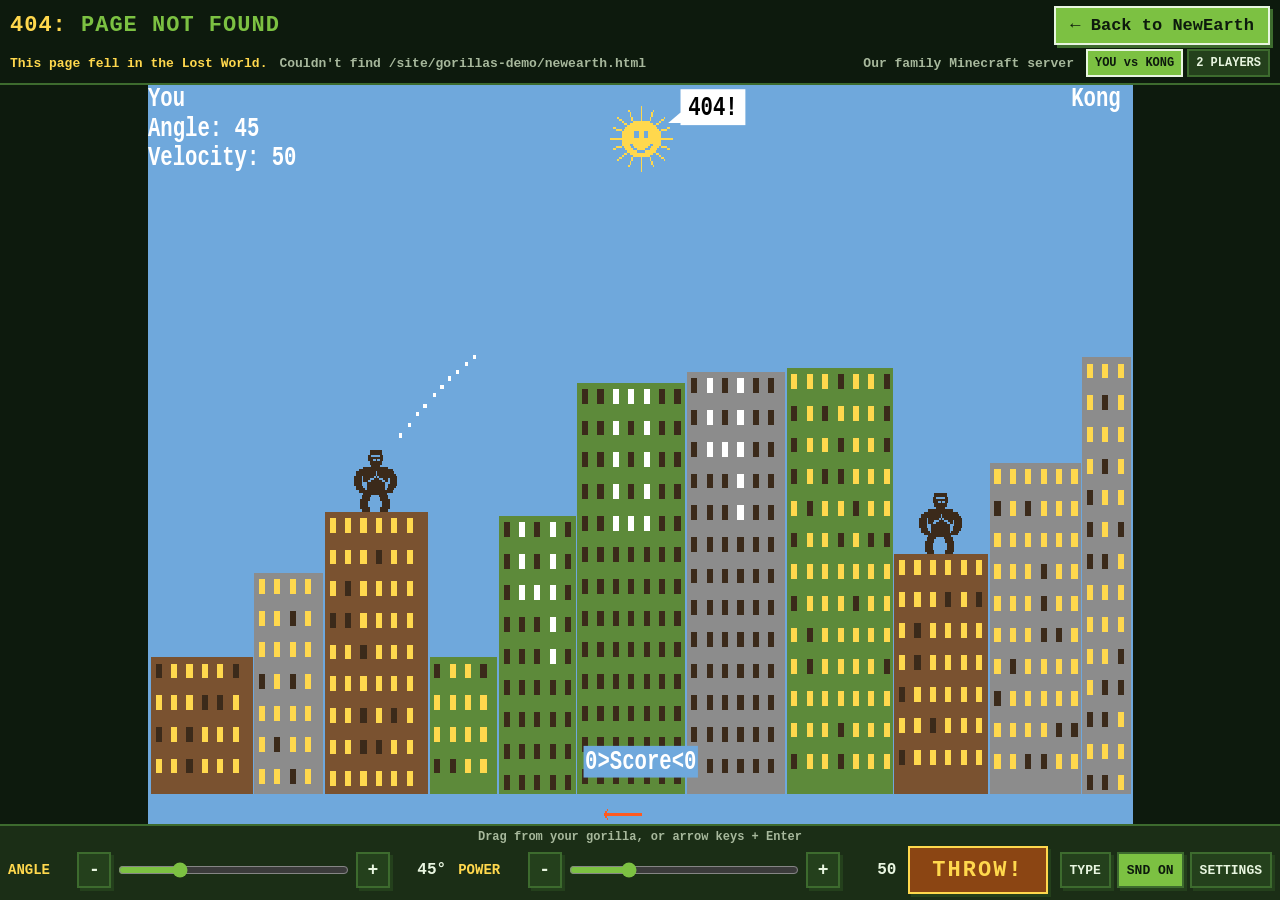
<file: site/gorillas-demo/newearth.html>
<!DOCTYPE html>
<html lang="en">
<head>
<meta charset="utf-8">
<meta name="viewport" content="width=device-width, initial-scale=1, viewport-fit=cover">
<meta name="robots" content="noindex">
<title>404 Not Found</title>
<!-- ================= GORILLAS 404 CONFIG =================
  Edit the JSON below for each site. Every key is optional; delete what you don't need.
  Unconfigured, it reads the hostname, links home to "/", and uses the classic EGA colours.
  Keys: siteName, homeUrl, tagline, links [{label,href}], quips [..], storageKey,
        colors {bg,text,line,title,hi,accent,accentText,accentShadow,accentHover,muted,btn,bar,range,danger,link,dim},
        game {sky,bld[3],win,dark,sun,gor,ban,exp,exp2,white,gray,yellow,cyan}, fontFamily, fontUrl.
  This block is data (type=application/json), so it never runs and works under any CSP.
  See README.md next to this file. -->
<script type="application/json" id="gorillas-404-config">
{
  "siteName": "NewEarth",
  "homeUrl": "https://newearth.graphitenerd.com/",
  "tagline": "Our family Minecraft server",
  "quips": [
    "A creeper got this page.",
    "This page fell in the Lost World.",
    "This page went bananas.",
    "Kong threw this page into the Nether."
  ],
  "storageKey": "newearth-404-gorillas",
  "colors": {
    "bg": "#0d1a0d",
    "text": "#e8f5e0",
    "line": "#3d6b2e",
    "title": "#7cc142",
    "hi": "#ffd84d",
    "accent": "#7cc142",
    "accentText": "#0d1a0d",
    "accentShadow": "#3d6b2e",
    "accentHover": "#a3e06a",
    "muted": "#a7b89c",
    "btn": "#24401c",
    "bar": "#1b2e16",
    "range": "#7cc142",
    "danger": "#8b4513",
    "link": "#8fd3ff",
    "dim": "#55704a"
  },
  "game": {
    "sky": "#6fa8dc",
    "bld": [
      "#7a5230",
      "#5d8a3a",
      "#8c8c8c"
    ],
    "win": "#ffd84d",
    "dark": "#3b2a1a",
    "sun": "#ffd84d",
    "gor": "#3b2a1a",
    "ban": "#ffd84d",
    "exp": "#ff5a1f",
    "exp2": "#b33a00",
    "white": "#ffffff",
    "gray": "#e0e0e0",
    "yellow": "#ffd84d",
    "cyan": "#1b2e16"
  }
}
</script>
<style>
:root{--g-bg:#000;--g-text:#fff;--g-line:#AAAAAA;--g-title:#FF5555;--g-hi:#FFFF55;--g-accent:#00AAAA;--g-accentText:#000;--g-accentShadow:#005555;--g-accentHover:#55FFFF;--g-muted:#AAAAAA;--g-btn:#000055;--g-bar:#0000AA;--g-range:#FFAA55;--g-danger:#AA0000;--g-link:#55FFFF;--g-dim:#555555;--g-font:"Courier New",Courier,"Lucida Console",monospace}
*{box-sizing:border-box}
html,body{margin:0;height:100%;background:var(--g-bg);color:var(--g-text);overscroll-behavior:none}
body{display:flex;flex-direction:column;font-family:var(--g-font);font-weight:bold;height:100vh;height:100dvh;overflow:hidden;
  -webkit-user-select:none;user-select:none;-webkit-touch-callout:none;-webkit-tap-highlight-color:transparent;touch-action:manipulation}
#app{position:relative;flex:1 1 auto;min-height:0;display:flex;flex-direction:column;
  padding:0 env(safe-area-inset-right) 0 env(safe-area-inset-left)}
#hdr{flex:0 0 auto;background:var(--g-bg);border-bottom:2px solid var(--g-line);padding:calc(6px + env(safe-area-inset-top)) calc(10px + env(safe-area-inset-right)) 6px calc(10px + env(safe-area-inset-left));
  display:flex;flex-wrap:wrap;align-items:center;gap:4px 12px}
#hdr h1{margin:0;font-size:22px;color:var(--g-title);letter-spacing:1px;flex:1 1 auto;white-space:nowrap}
#hdr h1 b{color:var(--g-hi)}
#back{flex:0 0 auto;display:inline-block;background:var(--g-accent);color:var(--g-accentText);text-decoration:none;font-size:17px;padding:8px 14px;border:2px solid var(--g-text);box-shadow:3px 3px 0 var(--g-accentShadow);white-space:nowrap}
#back:hover{background:var(--g-accentHover)}
#xl{display:flex;flex-wrap:wrap;gap:4px 10px}#xl a{color:var(--g-link)}#xl:empty{display:none}
#tag{color:var(--g-muted)}#tag:empty{display:none}
#hdr .r2{flex:1 1 100%;display:flex;flex-wrap:wrap;align-items:center;gap:4px 12px;font-size:13px;min-width:0}
#quip{color:var(--g-hi)}
#path{color:var(--g-muted);overflow:hidden;text-overflow:ellipsis;white-space:nowrap;max-width:100%;flex:1 1 140px;min-width:0}
#modeSeg{display:flex;gap:4px;margin-left:auto}
@media (max-width:480px){#hdr h1{font-size:18px}#back{font-size:15px;padding:7px 10px}#hdr{gap:5px 8px}}
#modeSeg button{font-size:12px;padding:3px 7px;min-height:28px;background:var(--g-btn);box-shadow:none}
#modeSeg button.sel{background:var(--g-accent);color:var(--g-accentText);border-color:var(--g-text)}
a:focus-visible,button:focus-visible,input:focus-visible,canvas:focus-visible{outline:3px solid var(--g-hi);outline-offset:2px}
#cv:focus-visible{outline-offset:-3px}
@media (prefers-reduced-motion:reduce){button:active{transform:none}}
#stage{flex:1 1 auto;min-height:0;min-width:0;display:flex;align-items:center;justify-content:center;position:relative}
#cv{display:block;touch-action:none;image-rendering:pixelated;image-rendering:crisp-edges;background:var(--g-bg);cursor:crosshair}
#typer{position:absolute;left:0;top:0;width:40px;height:20px;opacity:0;font-size:16px;border:0;padding:0;pointer-events:none;color:transparent;background:transparent;caret-color:transparent}
#controls{flex:0 0 auto;display:flex;flex-wrap:wrap;align-items:center;justify-content:center;gap:6px 12px;
  padding:6px 8px calc(6px + env(safe-area-inset-bottom));background:var(--g-bar);border-top:2px solid var(--g-line)}
#controls.off .live{opacity:.45;pointer-events:none}
.grp{display:flex;align-items:center;gap:5px;flex:1 1 270px;max-width:440px;min-width:0}
.grp .lab{width:4.6em;font-size:14px;color:var(--g-hi);white-space:nowrap}
.grp .val{width:3.2em;text-align:right;font-size:16px;color:var(--g-text)}
.grp input[type=range]{flex:1;min-width:60px;height:34px;accent-color:var(--g-range);touch-action:pan-x}
button{font-family:inherit;font-weight:bold;font-size:15px;color:var(--g-text);background:var(--g-bg);border:2px solid var(--g-line);border-radius:0;
  padding:6px 9px;min-height:36px;cursor:pointer;touch-action:manipulation;box-shadow:3px 3px 0 var(--g-btn)}
button:active{transform:translate(2px,2px);box-shadow:1px 1px 0 var(--g-btn)}
button.pm{min-width:34px;padding:4px 0;font-size:18px;background:var(--g-btn)}
#throw{font-size:22px;padding:8px 22px;min-height:48px;background:var(--g-danger);border-color:var(--g-hi);color:var(--g-hi);letter-spacing:2px}
.small{display:flex;gap:6px}
.small button{font-size:13px;padding:5px 8px;background:var(--g-btn)}
.small button.on{background:var(--g-accent);color:var(--g-accentText)}
#hint{flex:1 1 100%;order:-1;text-align:center;font-size:12px;color:var(--g-muted);pointer-events:none;min-height:14px;margin:-2px 0 -4px}
#rot{display:none;position:absolute;top:12px;left:0;right:0;text-align:center;color:var(--g-dim);font-size:13px;pointer-events:none}
@media (orientation:portrait) and (max-width:700px){#stage{align-items:flex-end;padding-bottom:4px}#rot{display:block}}
@media (orientation:landscape) and (max-height:520px){
  #app{flex-direction:row}
  #hdr{padding-top:4px;padding-bottom:4px}
  #hdr h1{font-size:17px}#back{font-size:15px;padding:5px 10px}
  #hdr .r2{flex:1 1 auto}
  #controls{flex-direction:column;flex-wrap:nowrap;width:210px;border-top:0;border-left:2px solid var(--g-line);
    padding:6px calc(6px + env(safe-area-inset-right)) 6px 6px;justify-content:center;overflow-y:auto}
  .grp{flex:0 0 auto;width:100%;flex-wrap:wrap;gap:2px 4px}
  .grp .lab{width:auto;flex:1}
  .grp input[type=range]{flex:1 1 100%;order:3;height:28px}
  #throw{width:100%}
  #hint{display:none}
}
/* settings overlay */
#menu{position:absolute;inset:0;background:var(--g-bg);z-index:5;overflow-y:auto;-webkit-overflow-scrolling:touch;touch-action:pan-y;
  display:none;padding:calc(10px + env(safe-area-inset-top)) 12px calc(14px + env(safe-area-inset-bottom))}
#menu.show{display:block}
#menu .box{max-width:620px;margin:0 auto}
#menu h1{font-size:22px;text-align:center;color:var(--g-hi);letter-spacing:6px;margin:6px 0 2px}
#menu .sub{text-align:center;color:var(--g-muted);font-size:12px;margin-bottom:12px}
#menu .q{margin:9px 0;font-size:15px;line-height:1.35}
#menu .q span{color:var(--g-muted);font-size:13px}
#menu input[type=text],#menu input[type=number]{font-family:inherit;font-weight:bold;font-size:16px;background:var(--g-bar);color:var(--g-hi);
  border:2px solid var(--g-line);border-radius:0;padding:5px 7px;width:100%;max-width:300px;display:block;margin-top:3px}
#menu .opts{display:flex;flex-wrap:wrap;gap:6px;margin-top:4px}
#menu .opts button{background:var(--g-btn);font-size:14px}
#menu .opts button.sel{background:var(--g-accent);color:var(--g-accentText);border-color:var(--g-text)}
#menu .go{display:flex;flex-wrap:wrap;gap:10px;justify-content:center;margin-top:16px}
#menu .go button{font-size:18px;padding:10px 16px}
#menu .go .pri{background:var(--g-danger);color:var(--g-hi);border-color:var(--g-hi)}
#menu .tiny{color:var(--g-dim);font-size:11px;text-align:center;margin-top:16px}
#menu a{color:var(--g-link)}
.hide{display:none!important}
</style>
</head>
<body>
<header id="hdr">
  <h1><b>404:</b> PAGE NOT FOUND</h1>
  <a id="back" href="/">&larr; Back home</a>
  <div class="r2"><span id="quip">This page got hit by a banana.</span><span id="path"></span><span id="tag"></span><span id="xl"></span>
    <div id="modeSeg" role="group" aria-label="Players"><button id="m1" data-m="cpu">YOU vs KONG</button><button id="m2" data-m="2p">2 PLAYERS</button></div></div>
</header>
<div id="app">
  <div id="stage">
    <canvas id="cv" width="640" height="480" tabindex="0" aria-label="Gorillas game. Arrow keys: Up/Down angle, Left/Right power, Shift for steps of 5. Enter or Space throws. Or drag from your gorilla."></canvas>
    <input id="typer" tabindex="-1" type="text" inputmode="text" enterkeyhint="go" autocomplete="off" autocorrect="off" autocapitalize="off" spellcheck="false" aria-label="Type angle or velocity">
    <div id="rot">&#8635; Turn your phone sideways for a bigger city</div>
  </div>
  <div id="controls" class="off">
    <div id="hint"></div>
    <div class="grp live"><span class="lab">ANGLE</span><button class="pm" data-k="ang" data-d="-1" aria-label="Angle down">-</button><input id="ang" type="range" min="0" max="180" step="1" value="45" aria-label="Angle"><button class="pm" data-k="ang" data-d="1" aria-label="Angle up">+</button><span class="val" id="angV">45&deg;</span></div>
    <div class="grp live"><span class="lab">POWER</span><button class="pm" data-k="vel" data-d="-1" aria-label="Power down">-</button><input id="vel" type="range" min="1" max="200" step="1" value="50" aria-label="Power (velocity)"><button class="pm" data-k="vel" data-d="1" aria-label="Power up">+</button><span class="val" id="velV">50</span></div>
    <button id="throw" class="live">THROW!</button>
    <div class="small"><button id="typeBtn" title="Classic typed Angle/Velocity entry">TYPE</button><button id="sndBtn" title="Sound on/off">SND</button><button id="menuBtn" title="Full settings / new game">SETTINGS</button></div>
  </div>
  <div id="menu">
    <div class="box">
      <h1>G O R I L L A S</h1>
      <div class="sub" id="msub">a retro remake of the 1991 QBasic classic</div>
      <div class="q">Who's playing?
        <div class="opts" id="modeOpts"><button data-v="cpu">vs COMPUTER</button><button data-v="2p">2 PLAYERS (one device)</button></div></div>
      <div class="q" id="diffQ">Computer skill?
        <div class="opts" id="diffOpts"><button data-v="easy">EASY (kid-friendly)</button><button data-v="normal">NORMAL</button></div></div>
      <div class="q">Name of Player 1 <span>(Default = 'Player 1')</span><input id="n1" type="text" maxlength="10" autocomplete="off"></div>
      <div class="q">Name of Player 2 <span id="n2def">(Default = 'Player 2')</span><input id="n2" type="text" maxlength="10" autocomplete="off"></div>
      <div class="q">Play to how many total points? <span>(best of N, Default = 3)</span><input id="pts" type="number" min="1" max="99" step="1" inputmode="numeric"></div>
      <div class="q">Gravity in Meters/Sec <span>(Earth = 9.8)</span><input id="grav" type="number" min="0.5" max="100" step="0.1" inputmode="decimal">
        <div class="opts" id="gravOpts"><button data-v="9.8">EARTH 9.8</button><button data-v="1.6">MOON 1.6</button><button data-v="3.7">MARS 3.7</button><button data-v="24.8">JUPITER 24.8</button></div></div>
      <div class="q">Options
        <div class="opts"><button id="optGuide">AIM GUIDE</button><button id="optType">TYPED ENTRY</button><button id="optSnd">SOUND</button></div></div>
      <div class="go"><button id="resumeBtn" class="hide">RESUME</button><button id="viewBtn">V = View Intro</button><button id="playBtn" class="pri">P = Play Game</button></div>
      <div class="tiny"><a id="back2" href="/">&larr; Back home</a><span id="xl2"></span><br>Tribute remake. Original GORILLA.BAS &copy; 1990-91 IBM/Microsoft. No affiliation.</div>
    </div>
  </div>
</div>
<script>
(function(){
'use strict';
// ---------- constants (EGA SCREEN 9: 640x350, shown at 4:3) ----------
var W=640,H=350,ASPECT=4*(H/W)/3; // QBasic default circle aspect for SCREEN 9 (~0.729)
var PI=Math.PI;
var C={sky:'#0000AA',bld:['#AA0000','#00AAAA','#AAAAAA'],win:'#FFFF55',dark:'#555555',sun:'#FFFF55',gor:'#FFAA55',ban:'#FFFF55',exp:'#FF5555',exp2:'#AA0000',white:'#FFFFFF',gray:'#AAAAAA',yellow:'#FFFF55',cyan:'#55FFFF'};

// ---------- site config (see the JSON block in <head>) ----------
var CFG={};try{var cfgEl=document.getElementById('gorillas-404-config');CFG=JSON.parse((cfgEl&&cfgEl.textContent)||'{}')||{};}catch(e){CFG={};if(window.console)console.warn('gorillas-404: bad config JSON, using defaults');}
var HOST=(location.hostname||'').replace(/^www\./,'');
var SITE=String(CFG.siteName||HOST||'home'),HOME=String(CFG.homeUrl||'/');
var STORE=String(CFG.storageKey||'gorillas-404');
var HEX=/^#[0-9a-fA-F]{3,8}$/;
(function(){var k,cs=CFG.colors||{},gm=CFG.game||{},root=document.documentElement.style;
  for(k in cs)if(Object.prototype.hasOwnProperty.call(cs,k)&&HEX.test(cs[k]))root.setProperty('--g-'+k,cs[k]);
  for(k in gm)if(Object.prototype.hasOwnProperty.call(C,k)){if(k==='bld'){if(Array.isArray(gm.bld)&&gm.bld.length===3&&gm.bld.every(function(x){return HEX.test(x);}))C.bld=gm.bld.slice();}else if(HEX.test(gm[k]))C[k]=gm[k];}
  if(CFG.fontFamily){var fam=String(CFG.fontFamily).replace(/["';{}<>]/g,'');
    root.setProperty('--g-font','"'+fam+'","Courier New",Courier,monospace');
    if(CFG.fontUrl&&window.FontFace&&/^\/[^\/]/.test(CFG.fontUrl)){try{var ff=new FontFace(fam,'url('+CFG.fontUrl+')');ff.load().then(function(f){document.fonts.add(f);},function(){});}catch(e){}}}
})();
var BOTTOM=335;

// ---------- DOM ----------
var $=function(id){return document.getElementById(id);};
var cv=$('cv'),ctx=cv.getContext('2d'),stage=$('stage'),controls=$('controls'),typer=$('typer'),hint=$('hint');
var angS=$('ang'),velS=$('vel'),angV=$('angV'),velV=$('velV');
var menu=$('menu');

function mk(w,h){var c=document.createElement('canvas');c.width=w;c.height=h;return c;}
var scr=mk(W,H),sx=scr.getContext('2d');
var city=mk(W,H),cx2=city.getContext('2d');
var mask=new Uint8Array(W*H);

// ---------- pixel helpers (crisp, QBasic-like) ----------
function pset(g,x,y){g.fillRect(Math.round(x),Math.round(y),1,1);}
function bf(g,x1,y1,x2,y2){var a=Math.round(Math.min(x1,x2)),b=Math.round(Math.min(y1,y2)),c=Math.round(Math.max(x1,x2)),d=Math.round(Math.max(y1,y2));g.fillRect(a,b,c-a+1,d-b+1);}
function line(g,x1,y1,x2,y2){x1=Math.round(x1);y1=Math.round(y1);x2=Math.round(x2);y2=Math.round(y2);
  var dx=Math.abs(x2-x1),dy=-Math.abs(y2-y1),s1=x1<x2?1:-1,s2=y1<y2?1:-1,e=dx+dy;
  for(;;){g.fillRect(x1,y1,1,1);if(x1===x2&&y1===y2)break;var e2=2*e;if(e2>=dy){e+=dy;x1+=s1;}if(e2<=dx){e+=dx;y1+=s2;}}}
// QBasic CIRCLE arc: angles CCW from east, y axis up, y radius = r*ASPECT
function arc(g,cx,cy,r,a1,a2){if(a2===undefined){a1=0;a2=2*PI;}if(a2<a1)a2+=2*PI;var n=Math.max(8,Math.ceil(r*(a2-a1)*2.2));
  for(var i=0;i<=n;i++){var a=a1+(a2-a1)*i/n;pset(g,cx+r*Math.cos(a),cy-r*ASPECT*Math.sin(a));}}
function fillEll(g,cx,cy,rx,ry){var y0=Math.ceil(cy-ry),y1=Math.floor(cy+ry);
  for(var y=y0;y<=y1;y++){var t=(y-cy)/ry,hw=rx*Math.sqrt(Math.max(0,1-t*t));var a=Math.round(cx-hw),b=Math.round(cx+hw);if(b>=a)g.fillRect(a,y,b-a+1,1);}}

// ---------- sprites ----------
function gorillaSprite(arms){var c=mk(32,32),g=c.getContext('2d'),x=16,y=2,i;
  g.fillStyle=C.gor;bf(g,x-4,y,x+2.9,y+6);bf(g,x-5,y+2,x+4,y+4);
  g.fillStyle=C.sky;bf(g,x-3,y+2,x+2,y+2);for(i=-2;i<=-1;i++){pset(g,x+i,y+4);pset(g,x+i+3,y+4);}
  g.fillStyle=C.gor;bf(g,x-3,y+7,x+2,y+7);bf(g,x-8,y+8,x+6.9,y+14);bf(g,x-6,y+15,x+4.9,y+20);
  for(i=0;i<=4;i++){arc(g,x+i,y+25,10,3*PI/4,9*PI/8);arc(g,x-6+i-0.1,y+25,10,15*PI/8,PI/4);}
  g.fillStyle=C.sky;arc(g,x-4.9,y+10,4.9,3*PI/2,2*PI);arc(g,x+4.9,y+10,4.9,PI,3*PI/2);
  g.fillStyle=C.gor;var L=(arms==='lup'||arms==='both')?4:14,R=(arms==='rup'||arms==='both')?4:14;
  for(i=-5;i<=-1;i++){arc(g,x+i-0.1,y+L,9,3*PI/4,5*PI/4);arc(g,x+4.9+i,y+R,9,7*PI/4,PI/4);}
  return c;}
var GOR={down:gorillaSprite('down'),lup:gorillaSprite('lup'),rup:gorillaSprite('rup'),both:gorillaSprite('both')};
function sunSprite(shock){var c=mk(48,36),g=c.getContext('2d'),x=24,y=18;g.fillStyle=C.sun;
  fillEll(g,x,y,12,12*ASPECT);
  line(g,x-20,y,x+20,y);line(g,x,y-15,x,y+15);line(g,x-15,y-10,x+15,y+10);line(g,x-15,y+10,x+15,y-10);
  line(g,x-8,y-13,x+8,y+13);line(g,x-8,y+13,x+8,y-13);line(g,x-18,y-5,x+18,y+5);line(g,x-18,y+5,x+18,y-5);
  g.fillStyle=C.sky;
  if(shock){fillEll(g,x,y+5,2.9,2.9*ASPECT+0.6);}else{arc(g,x,y,8,210*PI/180,330*PI/180);}
  arc(g,x-3,y-2,1);arc(g,x+3,y-2,1);pset(g,x-3,y-2);pset(g,x+3,y-2);return c;}
var SUN=[sunSprite(false),sunSprite(true)];
var BAN=(function(){var b=mk(7,7),g=b.getContext('2d');g.fillStyle=C.ban;
  var rows=['..XX...','...XX..','....XX.','....XX.','....XX.','...XX..','..XX...'];
  for(var y=0;y<7;y++)for(var x=0;x<7;x++)if(rows[y][x]==='X')g.fillRect(x,y,1,1);
  var f=[];for(var k=0;k<4;k++){var c=mk(7,7),h=c.getContext('2d');h.translate(3.5,3.5);h.rotate(k*PI/2);h.drawImage(b,-3.5,-3.5);f.push(c);}return f;})();

// ---------- sound (PC-speaker style, WebAudio) ----------
var Snd={ac:null,on:true,unlocked:false,
  unlock:function(){if(!this.ac){var A=window.AudioContext||window.webkitAudioContext;if(!A)return;try{this.ac=new A();}catch(e){return;}}
    if(this.ac.state==='suspended'){this.ac.resume();}this.unlocked=true;},
  tone:function(f,d,when,vol){if(!this.on||!this.ac||this.ac.state!=='running')return;var c=this.ac,t=c.currentTime+(when||0),o=c.createOscillator(),g=c.createGain();
    o.type='square';o.frequency.setValueAtTime(f,t);var v=vol||0.05;g.gain.setValueAtTime(v,t);g.gain.setValueAtTime(v,t+d*0.85);g.gain.linearRampToValueAtTime(0.0001,t+d);
    o.connect(g);g.connect(c.destination);o.start(t);o.stop(t+d+0.03);},
  // tiny QBasic PLAY (MML) interpreter
  play:function(s,when){if(!this.on||!this.ac)return 0;s=s.toUpperCase();var i=0,oct=2,len=4,tempo=120,t=when||0,
    semi={C:0,D:2,E:4,F:5,G:7,A:9,B:11};
    function num(){var m=/^\d+/.exec(s.slice(i));if(!m)return null;i+=m[0].length;return +m[0];}
    while(i<s.length){var ch=s[i++],n;
      if(ch==='O'){n=num();if(n!==null)oct=n;}else if(ch==='L'){n=num();if(n)len=n;}else if(ch==='T'){n=num();if(n)tempo=n;}
      else if(ch==='M'){i++;}else if(ch==='>'){oct++;}else if(ch==='<'){oct--;}
      else if(ch==='P'||ch==='R'){n=num();t+=(4/(n||len))*60/tempo;}
      else if(semi[ch]!==undefined){var st=semi[ch];if(s[i]==='+'||s[i]==='#'){st++;i++;}else if(s[i]==='-'){st--;i++;}
        n=num();var d=(4/(n||len))*60/tempo;if(s[i]==='.'){d*=1.5;i++;}
        this.tone(130.81*Math.pow(2,oct+st/12),d*0.92,t);t+=d;}}
    return t;},
  boom:function(big){if(!this.on||!this.ac)return;var n=big?46:16;for(var k=0;k<n;k++){this.tone(40+Math.random()*(big?260:180)*(1-k/n),0.022,k*0.022,0.06);}},
  throwS:function(){this.play('MBO0L32A-L64CL16BL64A+');},
  hit:function(){this.play('MBO0L32EFGEFDC');},
  dance:function(){this.play('MFO1L32EFGEFDC');},
  intro:function(){this.play('T160O1L8CDEDCDL4ECC');}
};

// ---------- game state ----------
var G={scene:'title',mode:'cpu',diff:'easy',names:['You','Kong'],target:3,grav:9.8,guide:true,typed:false,
  scores:[0,0],cur:0,starter:0,wind:0,bld:[],gor:[{cx:0,ty:0,alive:true,arm:'down'},{cx:0,ty:0,alive:true,arm:'down'}],
  ang:[45,45],vel:[50,50],phase:'none',pt:0,shot:null,fx:[],sunShock:false,sunT:0,msg:'',tField:0,tBuf:'',ai:null,aiMiss:0,
  inMatch:false,round:0,throws:0,introT:0,drag:null,blink:0,dancer:-1,afterFx:null};

function loadPrefs(){try{var p=JSON.parse(localStorage.getItem(STORE)||'null');if(p){['mode','diff','target','grav','guide','typed'].forEach(function(k){if(p[k]!==undefined)G[k]=p[k];});if(p.n1!==undefined)G.n1=p.n1;if(p.n2!==undefined)G.n2=p.n2;if(p.snd!==undefined)Snd.on=p.snd;}}catch(e){}}
function savePrefs(){try{localStorage.setItem(STORE,JSON.stringify({mode:G.mode,diff:G.diff,target:G.target,grav:G.grav,guide:G.guide,typed:G.typed,n1:$('n1').value,n2:$('n2').value,snd:Snd.on}));}catch(e){}}

function rnd(n){return Math.floor(Math.random()*n)+1;} // FNRan
function gauss(){var u=1-Math.random(),v=Math.random();var z=Math.sqrt(-2*Math.log(u))*Math.cos(2*PI*v);return Math.max(-2.2,Math.min(2.2,z));}

// ---------- city ----------
function makeCity(){cx2.clearRect(0,0,W,H);mask.fill(0);G.bld=[];
  var x=2,slope=rnd(6),ht,HtInc=10,DefW=37,RandH=120;
  ht=(slope===2||slope===6)?130:15;
  do{
    if(slope===1)ht+=HtInc;else if(slope===2)ht-=HtInc;
    else if(slope<=5){ht+=(x>W/2?-2:2)*HtInc;}else{ht+=(x>W/2?2:-2)*HtInc;}
    var bw=rnd(DefW)+DefW;if(x+bw>W)bw=W-x-2;
    if(bw<12)break;
    var bh=rnd(RandH)+ht;if(bh<HtInc)bh=HtInc;if(bh>230)bh=230-rnd(10);
    var top=BOTTOM-bh,col=C.bld[rnd(3)-1];
    cx2.fillStyle=col;bf(cx2,x,BOTTOM,x+bw,top);
    for(var yy=top;yy<=BOTTOM;yy++)mask.fill(1,yy*W+x,yy*W+x+bw+1);
    var c=x+3;
    do{for(var i=bh-3;i>=7;i-=15){cx2.fillStyle=(rnd(4)===1)?C.dark:C.win;bf(cx2,c,BOTTOM-i,c+3,BOTTOM-i+6);}c+=10;}while(c<x+bw-3);
    G.bld.push({x:x,w:bw,top:top,bh:bh,col:col});
    x+=bw+2;
  }while(x<=W-HtInc);
  var w=rnd(10)-5;if(rnd(3)===1){w+=(w>0?1:-1)*rnd(10);}G.wind=w;}
var DIG={'4':['X.X','X.X','XXX','..X','..X'],'0':['XXX','X.X','X.X','X.X','XXX']};
function winCols(b){var c=[],x=b.x+3;do{c.push(x);x+=10;}while(x<b.x+b.w-3);return c;}
function winRows(b){var r=[];for(var i=b.bh-3;i>=7;i-=15)r.push(BOTTOM-i);return r;}
function spell404(){var n=G.bld.length,m=0,bd=1e9;G.bld.forEach(function(b,i){var d=Math.abs(b.x+b.w/2-W/2);if(d<bd){bd=d;m=i;}});
  var trio=[m-1,m,m+1],gi=G.gor.map(function(g){for(var i=0;i<n;i++){var b=G.bld[i];if(g.cx>=b.x&&g.cx<=b.x+b.w)return i;}return -1;});
  for(var k=0;k<3;k++){var j=trio[k];if(j<1||j>=n-1||gi.indexOf(j)>=0)return false;var b=G.bld[j];if(winCols(b).length<3||winRows(b).length<5)return false;}
  trio.forEach(function(j,k){var b=G.bld[j],cols=winCols(b),rows=winRows(b),c0=Math.floor((cols.length-3)/2),pat=DIG['404'[k]];
    rows.forEach(function(y,ri){cols.forEach(function(x,ci){var on=ri<5&&ci>=c0&&ci<c0+3&&pat[ri][ci-c0]==='X';cx2.fillStyle=on?C.white:C.dark;bf(cx2,x,y,x+3,y+6);});});});
  return true;}
function solid(x,y){if(x<0||x>=W||y<0||y>=H)return false;return mask[y*W+x]===1;}
function carve(x,y,rx,ry){cx2.save();cx2.globalCompositeOperation='destination-out';cx2.fillStyle='#000';
  var y0=Math.max(0,Math.ceil(y-ry)),y1=Math.min(H-1,Math.floor(y+ry));
  for(var yy=y0;yy<=y1;yy++){var t=(yy-y)/ry,hw=rx*Math.sqrt(Math.max(0,1-t*t));var a=Math.max(0,Math.round(x-hw)),b=Math.min(W-1,Math.round(x+hw));
    if(b>=a){cx2.fillRect(a,yy,b-a+1,1);mask.fill(0,yy*W+a,yy*W+b+1);}}
  cx2.restore();}
function placeGorillas(){var n=G.bld.length;var b1=G.bld[rnd(2)],b2=G.bld[n-1-rnd(2)];
  [b1,b2].forEach(function(b,k){var g=G.gor[k];g.cx=Math.round(b.x+b.w/2);g.ty=b.top-29;g.alive=true;g.arm='down';});}

// ---------- physics (original PlotShot formulas) ----------
function newShot(p,ang,vel){var g=G.gor[p],sx0=p===0?g.cx+10:g.cx-11,sy0=g.ty-3,a=(p===0?ang:180-ang)*PI/180;
  return {p:p,sx:sx0,sy:sy0,vx:Math.cos(a)*vel,vy:Math.sin(a)*vel,t:0,x:sx0,y:sy0,leftOwn:false,steps:0};}
function posAt(s,t){return [s.sx+s.vx*t+0.5*(G.wind/5)*t*t, s.sy-s.vy*t+0.5*G.grav*t*t];}
function inGor(g,x,y,m){return x>=g.cx-11-m&&x<=g.cx+10+m&&y>=g.ty-1-m&&y<=g.ty+28+m;}
function hitTest(s,x,y){if(x<0||x>=W||y>=H-1)return {type:'off',x:x,y:y};if(y<0)return null;
  if(!s.leftOwn&&!inGor(G.gor[s.p],x,y,3))s.leftOwn=true;
  for(var k=0;k<2;k++){var g=G.gor[k];if(!g.alive)continue;if(k===s.p&&!s.leftOwn)continue;if(inGor(g,x,y,0))return {type:'gor',who:k,x:x,y:y};}
  if(solid(x|0,y|0))return {type:'bld',x:x,y:y};return null;}
function stepShot(s,onSun){var t0=s.t,p1=posAt(s,t0+0.1),n=Math.max(1,Math.ceil(Math.hypot(p1[0]-s.x,p1[1]-s.y)/1.5));
  for(var i=1;i<=n;i++){var p=posAt(s,t0+0.1*i/n),r=hitTest(s,p[0],p[1]);
    if(onSun&&p[1]>=0&&p[1]<48){var dx=p[0]-W/2,dy=p[1]-25;if(dx*dx/400+dy*dy/225<1)onSun();}
    if(r){s.x=p[0];s.y=p[1];return r;}}
  s.t=t0+0.1;s.x=p1[0];s.y=p1[1];s.steps++;if(s.steps>3000)return {type:'off',x:s.x,y:s.y};return null;}
function simulate(p,ang,vel){var s=newShot(p,ang,vel),r=null;while(!r)r=stepShot(s,null);return r;}

// ---------- computer player ----------
function aiPlan(){var p=G.cur,o=1-p,tg=G.gor[o],tx=tg.cx,ty=tg.ty+14;
  var D=G.diff==='easy'?{aN:5,vN:0.11,decay:0.74}:{aN:2,vN:0.04,decay:0.55};
  var angs=[];for(var a=25;a<=75;a+=2)angs.push(a);
  var best=null,bestD=1e9,cands=[];
  angs.forEach(function(a){var run=[];for(var v=8;v<=170;v++){var r=simulate(p,a,v);
      if(r.type==='gor'&&r.who===o){run.push(v);}else{var d=Math.hypot(r.x-tx,(r.y-ty)*1.37);if(d<bestD&&!(r.type==='gor'&&r.who===p)){bestD=d;best={a:a,v:v};}
        if(run.length){cands.push({a:a,v:run[run.length>>1],w:run.length});run=[];}}}
    if(run.length)cands.push({a:a,v:run[run.length>>1],w:run.length});});
  var pick;if(cands.length){cands.sort(function(x,y){return y.w-x.w;});pick=cands[Math.floor(Math.random()*Math.min(4,cands.length))];}else pick=best||{a:45,v:60};
  var f=Math.pow(D.decay,G.aiMiss),fa,fv;
  for(var tries=0;tries<6;tries++){fa=Math.round(pick.a+gauss()*D.aN*f);fv=Math.round(pick.v*(1+gauss()*D.vN*f));
    fa=Math.max(1,Math.min(89,fa));fv=Math.max(5,Math.min(200,fv));var r=simulate(p,fa,fv);if(!(r.type==='gor'&&r.who===p))break;}
  return {a:fa,v:fv};}

// ---------- flow ----------
function quickStart(mode){if(mode)G.mode=mode;G.diff='easy';G.target=3;G.grav=9.8;G.names=G.mode==='cpu'?['You','Kong']:['Player 1','Player 2'];
  G.n1='';G.n2='';G.scores=[0,0];G.starter=0;G.inMatch=true;G.round=0;G.throws=0;menu.classList.remove('show');G.scene='play';newRound();modeBtns();}
function modeBtns(){$('m1').classList.toggle('sel',G.mode==='cpu');$('m2').classList.toggle('sel',G.mode==='2p');$('m1').setAttribute('aria-pressed',G.mode==='cpu');$('m2').setAttribute('aria-pressed',G.mode==='2p');}
$('m1').addEventListener('click',function(){Snd.unlock();quickStart('cpu');});
$('m2').addEventListener('click',function(){Snd.unlock();quickStart('2p');});
function startMatch(intro){readMenu();savePrefs();G.scores=[0,0];G.starter=0;G.inMatch=true;G.round=0;G.throws=0;hideMenu();modeBtns();
  if(intro){G.scene='intro';G.introT=0;Snd.intro();}else{G.scene='play';newRound();}}
function newRound(){for(var tr=0;tr<60;tr++){makeCity();placeGorillas();if(spell404())break;}G.round++;G.fx=[];G.shot=null;G.sunShock=false;G.msg='';G.aiMiss=0;G.dancer=-1;
  G.cur=G.starter;G.starter=1-G.starter;beginTurn();}
function isCpu(p){return G.mode==='cpu'&&p===1;}
function beginTurn(){G.tField=0;G.tBuf='';typer.value='';G.pt=0;
  if(isCpu(G.cur)){G.phase='think';G.ai=null;}else{G.phase='aim';}updateUI();}
function doThrow(){var p=G.cur;if(G.phase!=='aim'&&G.phase!=='think')return;
  var a=G.ang[p],v=G.vel[p];G.drag=null;G.throws++;G.shot=newShot(p,a,v);G.phase='flight';G.pt=0;G.acc=0;
  G.gor[p].arm=p===0?'rup':'lup';Snd.throwS();updateUI();}
function endShot(r){var s=G.shot,p=s.p;G.shot=null;G.sunT=0.9;
  if(r.type==='off'){G.phase='between';G.pt=0;G.next=switchTurn;return;}
  if(r.type==='bld'){G.fx.push({x:r.x,y:r.y,t:0,big:false,carved:false});Snd.hit();G.phase='explode';G.next=switchTurn;return;}
  // gorilla hit
  var hit=r.who,win=1-hit;var g=G.gor[hit];
  G.fx.push({x:g.cx,y:g.ty+15,t:0,big:true,carved:false,gor:hit});Snd.hit();Snd.boom(true);
  G.scores[win]++;G.dancer=win;G.msg=(hit===p)?G.names[p]+' hit itself! Point to '+G.names[win]+'.':G.names[win]+' wins the round!';
  G.phase='explode';G.next=function(){G.phase='dance';G.pt=0;G.danceStep=-1;};}
function switchTurn(){if(isCpu(G.cur))G.aiMiss++;G.cur=1-G.cur;beginTurn();}
function matchOver(){var need=Math.floor(G.target/2)+1;return G.scores[0]>=need||G.scores[1]>=need||G.scores[0]+G.scores[1]>=G.target;}

// ---------- input: sliders / buttons ----------
function clampAng(a){return Math.max(0,Math.min(180,Math.round(a)));}
function clampVel(v){return Math.max(1,Math.min(200,Math.round(v)));}
function setAim(a,v,keepBuf){var p=G.cur;if(a!==null)G.ang[p]=clampAng(a);if(v!==null)G.vel[p]=clampVel(v);if(!keepBuf){G.tBuf='';typer.value='';}updateUI();}
function canAim(){return G.scene==='play'&&G.phase==='aim'&&!isCpu(G.cur)&&!menu.classList.contains('show');}
angS.addEventListener('input',function(){if(canAim())setAim(+angS.value,null);});
velS.addEventListener('input',function(){if(canAim())setAim(null,+velS.value);});
Array.prototype.forEach.call(document.querySelectorAll('button.pm'),function(b){b.addEventListener('click',function(){if(!canAim())return;var d=+b.dataset.d;
  if(b.dataset.k==='ang')setAim(G.ang[G.cur]+d,null);else setAim(null,G.vel[G.cur]+d);});});
$('throw').addEventListener('click',function(){Snd.unlock();if(!canAim())return;commitTyped(true);doThrow();});
$('typeBtn').addEventListener('click',function(){G.typed=!G.typed;G.tField=0;G.tBuf='';typer.value='';if(G.typed&&canAim())focusTyper();else typer.blur();savePrefs();updateUI();});
$('sndBtn').addEventListener('click',function(){Snd.unlock();Snd.on=!Snd.on;savePrefs();updateUI();if(Snd.on)Snd.tone(880,0.06);});
$('menuBtn').addEventListener('click',function(){showMenu();});
function updateUI(){var p=G.cur;angS.value=G.ang[p];velS.value=G.vel[p];angV.textContent=G.ang[p]+'\u00B0';velV.textContent=G.vel[p];
  controls.classList.toggle('off',!canAim());$('typeBtn').classList.toggle('on',G.typed);$('sndBtn').classList.toggle('on',Snd.on);$('sndBtn').textContent=Snd.on?'SND ON':'SND OFF';
  hint.textContent=(G.scene==='play'&&canAim())?(G.typed?'Type Angle, Enter, Velocity, Enter (tap the screen to type)':(FINE?'Drag from your gorilla, or arrow keys + Enter':'Drag from your gorilla to aim \u2022 release to throw')):'';
  $('optGuide').classList.toggle('sel',G.guide);$('optType').classList.toggle('sel',G.typed);$('optSnd').classList.toggle('sel',Snd.on);}

// ---------- typed entry (classic) ----------
function focusTyper(){try{typer.focus({preventScroll:true});}catch(e){typer.focus();}}
function commitTyped(final){ // apply buffer for current field
  if(!G.typed)return;var n=parseFloat(G.tBuf);
  if(G.tField===0){if(!isNaN(n))G.ang[G.cur]=clampAng(n);}
  else{if(!isNaN(n))G.vel[G.cur]=clampVel(n);}
  G.tBuf='';typer.value='';updateUI();}
function typedEnter(){if(!canAim()||!G.typed)return;if(G.tField===0){commitTyped();G.tField=1;}else{commitTyped();G.tField=0;doThrow();}}
function typedChar(ch){if(!canAim()||!G.typed)return;if(G.tBuf.length<6)G.tBuf+=ch;typer.value=G.tBuf;}
typer.addEventListener('input',function(){if(!canAim()||!G.typed){typer.value='';return;}var v=typer.value.replace(/[^0-9.\-]/g,'').slice(0,6);G.tBuf=v;if(typer.value!==v)typer.value=v;});
typer.addEventListener('keydown',function(e){if(e.key==='Enter'){e.preventDefault();typedEnter();}else if(e.key==='Escape'){G.tField=0;G.tBuf='';typer.value='';}});

// ---------- keyboard ----------
window.addEventListener('keydown',function(e){var t=e.target,tag=(t&&t.tagName)||'',k=e.key;
  if(t===typer||e.ctrlKey||e.metaKey||e.altKey)return;
  if(tag==='A'||tag==='TEXTAREA'||tag==='SELECT')return;            // never hijack the back link
  if(k==='Tab'||k==='Shift'||k==='Control'||k==='Alt'||k==='Meta'||k==='CapsLock')return;
  Snd.unlock();
  if(menu.classList.contains('show')){if(tag==='INPUT'||tag==='BUTTON')return;if(k==='p'||k==='P'){e.preventDefault();startMatch(false);}else if(k==='v'||k==='V'){e.preventDefault();startMatch(true);}else if(k==='Escape'&&G.inMatch&&G.scene==='play'){hideMenu();}return;}
  var act=(k==='Enter'||k===' ');
  if(G.scene==='title'){if(act&&tag!=='BUTTON'){e.preventDefault();quickStart();}return;}
  if(G.scene==='gameover'){if(act&&tag!=='BUTTON'&&G.pt>0.8){e.preventDefault();quickStart();}return;}
  if(G.scene==='intro'){if(act&&tag!=='BUTTON'){e.preventDefault();G.scene='play';newRound();}return;}
  if(tag==='BUTTON')return;                                          // buttons use native Enter/Space
  if(tag==='INPUT'){if(t.type==='range'&&k==='Enter'&&canAim()){e.preventDefault();doThrow();}return;} // sliders: native arrows
  if(!canAim())return;
  if(G.typed){if(/^[0-9.\-]$/.test(e.key)){e.preventDefault();typedChar(e.key);}else if(e.key==='Backspace'){e.preventDefault();G.tBuf=G.tBuf.slice(0,-1);typer.value=G.tBuf;}
    else if(e.key==='Enter'){e.preventDefault();typedEnter();}else if(e.key==='Escape'){G.tField=0;G.tBuf='';}return;}
  var st=e.shiftKey?5:1,p=G.cur;
  if(e.key==='ArrowUp'){e.preventDefault();setAim(G.ang[p]+st,null);}else if(e.key==='ArrowDown'){e.preventDefault();setAim(G.ang[p]-st,null);}
  else if(e.key==='ArrowRight'){e.preventDefault();setAim(null,G.vel[p]+st);}else if(e.key==='ArrowLeft'){e.preventDefault();setAim(null,G.vel[p]-st);}
  else if(e.key===' '||e.key==='Enter'){e.preventDefault();doThrow();}});

// ---------- pointer: drag to aim ----------
function toLogical(e){var r=cv.getBoundingClientRect();return [(e.clientX-r.left)/r.width*W,(e.clientY-r.top)/r.height*H];}
function handPos(p){var g=G.gor[p];return [p===0?g.cx+10:g.cx-11,g.ty-3];}
function dragAim(l){var p=G.cur,h=handPos(p),dx=l[0]-h[0],dy=h[1]-l[1];if(p===1)dx=-dx;
  var d=Math.hypot(dx,dy/ASPECT); // visual distance (screen is 4:3 stretched)
  var a=Math.atan2(dy,dx)*180/PI;if(a<0)a=(a>-90)?0:180;return {a:clampAng(a),v:clampVel(d*0.42),d:d};}
cv.addEventListener('pointerdown',function(e){Snd.unlock();e.preventDefault();
  if(G.scene==='title'){quickStart();return;}
  if(G.scene==='gameover'){if(G.pt>0.8)quickStart();return;}
  if(G.scene==='intro'){G.scene='play';newRound();return;}
  if(!canAim())return;
  try{cv.setPointerCapture(e.pointerId);}catch(err){}
  G.drag={id:e.pointerId,start:toLogical(e),moved:false,orig:[G.ang[G.cur],G.vel[G.cur]]};});
cv.addEventListener('pointermove',function(e){var d=G.drag;if(!d||d.id!==e.pointerId)return;e.preventDefault();if(!canAim()){G.drag=null;return;}
  var l=toLogical(e);if(!d.moved&&Math.hypot(l[0]-d.start[0],(l[1]-d.start[1])/ASPECT)<6)return;d.moved=true;
  var r=dragAim(l);d.cur=l;d.ok=r.d>=14;if(d.ok)setAim(r.a,r.v);});
function endDrag(e,cancel){var d=G.drag;if(!d||d.id!==e.pointerId)return;G.drag=null;try{cv.releasePointerCapture(e.pointerId);}catch(err){}
  if(!canAim())return;
  if(!d.moved){if(G.typed)focusTyper();return;}
  if(cancel||!d.ok){setAim(d.orig[0],d.orig[1]);return;}
  doThrow();}
cv.addEventListener('pointerup',function(e){endDrag(e,false);});
cv.addEventListener('pointercancel',function(e){endDrag(e,true);});
cv.addEventListener('touchstart',function(e){e.preventDefault();},{passive:false});
cv.addEventListener('touchmove',function(e){e.preventDefault();},{passive:false});
cv.addEventListener('contextmenu',function(e){e.preventDefault();});
document.addEventListener('gesturestart',function(e){e.preventDefault();});

// ---------- menu ----------
function toMenu(){G.scene=G.inMatch?G.scene:'menu';showMenu();if(Snd.unlocked&&!G.introPlayed){G.introPlayed=true;Snd.intro();}}
function showMenu(){fillMenu();menu.classList.add('show');$('resumeBtn').classList.toggle('hide',!(G.inMatch&&G.scene==='play'));typer.blur();updateUI();}
function hideMenu(){menu.classList.remove('show');updateUI();}
function selOpts(id,v){Array.prototype.forEach.call($(id).querySelectorAll('button'),function(b){b.classList.toggle('sel',b.dataset.v===String(v));});}
function fillMenu(){if(G.n1===undefined)G.n1='';if(G.n2===undefined)G.n2='';$('n1').value=G.n1;$('n2').value=G.n2;$('pts').value=G.target;$('grav').value=G.grav;
  selOpts('modeOpts',G.mode);selOpts('diffOpts',G.diff);selOpts('gravOpts',G.grav);$('diffQ').classList.toggle('hide',G.mode!=='cpu');
  $('n2def').textContent=G.mode==='cpu'?"(Default = 'Kong')":"(Default = 'Player 2')";}
function readMenu(){G.n1=$('n1').value.trim().slice(0,10);G.n2=$('n2').value.trim().slice(0,10);
  G.names=[G.n1||(G.mode==='cpu'?'You':'Player 1'),G.n2||(G.mode==='cpu'?'Kong':'Player 2')];
  var t=parseInt($('pts').value,10);G.target=(t>=1&&t<=99)?t:3;var g=parseFloat($('grav').value);G.grav=(g>=0.5&&g<=100)?g:9.8;}
$('modeOpts').addEventListener('click',function(e){var b=e.target.closest('button');if(!b)return;readMenu();G.mode=b.dataset.v;fillMenu();});
$('diffOpts').addEventListener('click',function(e){var b=e.target.closest('button');if(!b)return;readMenu();G.diff=b.dataset.v;fillMenu();});
$('gravOpts').addEventListener('click',function(e){var b=e.target.closest('button');if(!b)return;readMenu();G.grav=+b.dataset.v;fillMenu();});
$('grav').addEventListener('input',function(){selOpts('gravOpts',parseFloat($('grav').value));});
$('optGuide').addEventListener('click',function(){G.guide=!G.guide;updateUI();});
$('optType').addEventListener('click',function(){G.typed=!G.typed;updateUI();});
$('optSnd').addEventListener('click',function(){Snd.unlock();Snd.on=!Snd.on;updateUI();});
$('playBtn').addEventListener('click',function(){Snd.unlock();startMatch(false);});
$('viewBtn').addEventListener('click',function(){Snd.unlock();startMatch(true);});
$('resumeBtn').addEventListener('click',function(){readMenu();savePrefs();hideMenu();});
menu.addEventListener('pointerdown',function(){Snd.unlock();});

// ---------- layout ----------
var DPR=1;
function layout(){var r=stage.getBoundingClientRect(),w=r.width,h=r.height;if(w<10||h<10)return;
  var cw=Math.min(w,h*4/3),ch=cw*3/4;cw=Math.floor(cw);ch=Math.floor(ch);
  cv.style.width=cw+'px';cv.style.height=ch+'px';DPR=Math.min(3,window.devicePixelRatio||1);
  var bw=Math.round(cw*DPR),bh=Math.round(ch*DPR);if(cv.width!==bw||cv.height!==bh){cv.width=bw;cv.height=bh;}}
window.addEventListener('resize',layout);window.addEventListener('orientationchange',function(){setTimeout(layout,200);});
if(window.visualViewport)window.visualViewport.addEventListener('resize',layout);

// ---------- rendering ----------
var FONT='bold 13.4px "Courier New",Courier,"Lucida Console",monospace';
function beginText(){var s1=cv.width/W,s2=cv.height/H;ctx.setTransform(s1,0,0,s2,0,0);ctx.font=FONT;ctx.textBaseline='top';}
function tw(s){return ctx.measureText(s).width;}
function text(s,x,y,col,bg){if(bg){ctx.fillStyle=bg;ctx.fillRect(x-1,y-1,tw(s)+2,15);}ctx.fillStyle=col||C.white;ctx.fillText(s,x,y);}
function ctext(s,row,col,bg){var y=(row-1)*14;text(s,Math.round((W-tw(s))/2),y,col,bg);}
function blit(){ctx.setTransform(1,0,0,1,0,0);ctx.imageSmoothingEnabled=false;ctx.drawImage(scr,0,0,cv.width,cv.height);}
function sparkle(t){var off=RM?0:Math.floor(t*12)%5;ctx.fillStyle=C.exp;
  for(var c=0;c<80;c++){if((c+off)%5===0)ctx.fillText('*',c*8,0);if((c+5-off)%5===0)ctx.fillText('*',c*8,H-14);}
  for(var r=1;r<24;r++){if((r+off)%5===0)ctx.fillText('*',W-8,r*14);if((r+5-off)%5===0)ctx.fillText('*',0,r*14);}}
function drawTitle(t){sx.fillStyle='#000';sx.fillRect(0,0,W,H);blit();beginText();sparkle(t);
  ctext('G O R I L L A S',3,C.yellow);
  ctext('a retro remake of the 1991 QBasic classic',5,C.gray);
  if(CFG.tagline)ctext(String(CFG.tagline).slice(0,70),6,C.cyan);
  ctext('Your mission: hit the other gorilla with an exploding',8);
  ctext('banana. Set the ANGLE and POWER (velocity) of each throw,',9);
  ctext('and allow for gravity, the city skyline, and the WIND -',10);
  ctext('the arrow at the bottom of the screen shows its direction',11);
  ctext('and strength.',12);
  ctext('Drag from your gorilla to aim, use the sliders + THROW,',15,C.cyan);
  ctext('or type Angle and Velocity the old-fashioned way.',16,C.cyan);
  if(Math.floor(t*2)%2===0)ctext('Tap or press any key to continue',20,C.white);}
function drawSky(){sx.fillStyle=C.sky;sx.fillRect(0,0,W,H);sx.drawImage(SUN[G.sunShock?1:0],W/2-24,25-18);}
function drawGor(k,arm){var g=G.gor[k];sx.drawImage(GOR[arm||g.arm],g.cx-16,g.ty-2);}
function drawWind(){if(!G.wind)return;var wl=G.wind*3*(W/320),y=H-5,x=W/2;sx.fillStyle=C.exp;line(sx,x,y,x+wl,y);var ad=G.wind>0?-2:2;line(sx,x+wl,y,x+wl+ad,y-2);line(sx,x+wl,y,x+wl+ad,y+2);}
function drawIntro(t){drawSkyPlain();var arm=Math.floor(t*5)%2?'lup':'rup';
  sx.drawImage(GOR[arm],W/2-90-16,170);sx.drawImage(GOR[arm==='lup'?'rup':'lup'],W/2+90-16,170);blit();beginText();
  ctext('G O R I L L A S',3,C.yellow);ctext('STARRING:  '+G.names[0]+'  AND  '+G.names[1],6);
  if(t>1.2&&Math.floor(t*2)%2===0)ctext('Tap or press any key to play',21,C.gray);}
function drawSkyPlain(){sx.fillStyle=C.sky;sx.fillRect(0,0,W,H);}
function drawPlay(){drawSky();sx.drawImage(city,0,0);
  for(var k=0;k<2;k++){if(!G.gor[k].alive)continue;var arm=G.gor[k].arm;
    if(G.phase==='dance'&&k===G.dancer)arm=(G.danceStep%2===0)?'lup':'rup';drawGor(k,arm);}
  // aim guide: only the first part of the arc, no wind
  if(G.guide&&canAim()){var p=G.cur,s=newShot(p,G.ang[p],G.vel[p]);sx.fillStyle=C.white;
    for(var t=0.15;t<=1.5;t+=0.15){var x=s.sx+s.vx*t,y=s.sy-s.vy*t+0.5*G.grav*t*t;if(y<0||x<0||x>=W)continue;sx.fillRect(Math.round(x),Math.round(y),2,2);}}
  if(G.shot&&G.shot.y>=0){var f=G.shot.p===0?G.shot.steps%4:3-G.shot.steps%4;sx.drawImage(BAN[f],Math.round(G.shot.x)-3,Math.round(G.shot.y)-3);}
  G.fx.forEach(function(e){var R=e.big?40:8,rx,rr;
    if(!e.big){rx=e.t<0.15?R*e.t/0.15:R*Math.max(0,1-(e.t-0.15)/0.3);sx.fillStyle=C.exp;fillEll(sx,e.x,e.y,rx,rx*ASPECT);}
    else{if(e.t<0.5){rx=R*0.5*e.t/0.5;sx.fillStyle=C.exp;fillEll(sx,e.x,e.y,rx,rx*ASPECT*1.3);}
      else if(e.t<1.0){rr=R*0.5+R*0.5*(e.t-0.5)/0.5;sx.fillStyle=(!RM&&Math.floor(e.t*20)%2)?C.exp:C.exp2;fillEll(sx,e.x,e.y,rr,rr*ASPECT*1.3);sx.fillStyle=C.sky;var ir=Math.max(0,R*0.5-R*0.5*(e.t-0.5)/0.5);if(ir>0)fillEll(sx,e.x,e.y,ir,ir*ASPECT*1.3);}
      else{rr=R*Math.max(0,1-(e.t-1.0)/0.5);sx.fillStyle=C.exp;if(rr>0){sx.save();sx.globalAlpha=1;fillEll(sx,e.x,e.y,rr,rr*ASPECT*1.3);sx.restore();}}}});
  drawWind();blit();beginText();
  text(G.names[0],0,0);text(G.names[1],W-8-tw(G.names[1]),0);
  var sc=G.scores[0]+'>Score<'+G.scores[1];text(sc,Math.round((W-tw(sc))/2),H-36,C.white,C.sky);
  if(G.phase==='aim'||G.phase==='think'){var px=G.cur===0?0:W-8*16,p2=G.cur,lines=prompt(p2);
    for(var i=0;i<lines.length;i++){var L=lines[i];text(L[0],px,14*(i+1),C.white);if(L[1])text(L[1],px+tw(L[0]),14*(i+1),L[2]||C.white);}}
  if(G.drag&&G.drag.moved&&G.drag.ok===false&&canAim()){ctext('(drag farther to aim)',4,C.gray);}
  if(G.msg&&(G.phase==='dance'||G.phase==='between'))ctext(G.msg,4,C.yellow,C.sky);
  var bub=G.sunShock?'Ouch!':(G.round===1&&G.throws===0?'404!':'');
  if(bub){var bw=tw(bub)+10,bx=W/2+26,by=2;ctx.fillStyle=C.white;ctx.fillRect(bx,by,bw,17);ctx.beginPath();ctx.moveTo(bx,by+11);ctx.lineTo(bx-8,by+16);ctx.lineTo(bx+6,by+16);ctx.fill();
    ctx.fillStyle='#000';ctx.fillText(bub,bx+5,by+2);}}
function prompt(p){var a=G.ang[p],v=G.vel[p],cur=(RM||Math.floor(G.blink*2.5)%2===0)?'_':' ';
  if(G.phase==='think'){var ai=G.ai,out=[];if(!ai)return [['Angle:',' '+cur]];
    var at=ai.typed||0,as=String(ai.a),vs=String(ai.v);
    if(at<=as.length)return [['Angle: ',as.slice(0,at)+cur]];
    out.push(['Angle: ',as]);var vt=at-as.length-1;if(vt>=0)out.push(['Velocity: ',vs.slice(0,Math.min(vt,vs.length))+(vt<vs.length?cur:'')]);return out;}
  if(!G.typed)return [['Angle: ',String(a)],['Velocity: ',String(v)]];
  if(G.tField===0)return [['Angle: ',G.tBuf?G.tBuf+cur:String(a)+cur,G.tBuf?C.white:C.gray]];
  return [['Angle: ',String(a)],['Velocity: ',G.tBuf?G.tBuf+cur:String(v)+cur,G.tBuf?C.white:C.gray]];}
function drawGameOver(t){sx.fillStyle='#000';sx.fillRect(0,0,W,H);blit();beginText();sparkle(t);
  ctext('GAME OVER!',7,C.white);ctext('A tribute to QBasic GORILLA.BAS (1991). No affiliation.',23,C.dark);ctext('Score:',10,C.white);
  var n0=(G.names[0]+'            ').slice(0,12),n1=(G.names[1]+'            ').slice(0,12);
  ctext(n0+'  '+G.scores[0],12,C.white);ctext(n1+'  '+G.scores[1],13,C.white);
  var w=G.scores[0]===G.scores[1]?'It\'s a tie!':G.names[G.scores[0]>G.scores[1]?0:1]+' wins the match!';ctext(w,16,C.yellow);
  if(t>0.8&&(RM||Math.floor(t*2)%2===0))ctext('Tap or press Enter to play again',20,C.gray);}

// ---------- update ----------
function update(dt){G.blink+=dt;G.pt+=dt;
  if(G.scene==='intro'){G.introT+=dt;if(G.introT>4.5){G.scene='play';newRound();}return;}
  if(G.scene!=='play'||menu.classList.contains('show'))return;
  if(G.sunShock&&!G.shot){G.sunT-=dt;if(G.sunT<=0)G.sunShock=false;}
  if(G.phase==='think'){
    if(!G.ai&&G.pt>0.35){G.ai=aiPlan();G.ai.typed=0;G.ai.tt=0;G.pt=0.35;}
    if(G.ai){G.ai.tt+=dt;var total=String(G.ai.a).length+1+String(G.ai.v).length;
      var wait=0.55,per=0.17;G.ai.typed=Math.max(0,Math.min(total,Math.floor((G.ai.tt-wait)/per)));
      if(G.ai.typed>0&&G.ai.typed!==G.ai.lastT){G.ai.lastT=G.ai.typed;Snd.tone(1200,0.012,0,0.02);}
      if(G.ai.tt>wait+per*total+0.45){G.ang[G.cur]=G.ai.a;G.vel[G.cur]=G.ai.v;doThrow();}}
    return;}
  if(G.phase==='flight'&&G.shot){if(G.pt>0.25)G.gor[G.shot.p].arm='down';
    G.acc=Math.min(G.acc+dt*60,8);
    while(G.acc>=1&&G.shot){G.acc-=1;var r=stepShot(G.shot,function(){if(!G.sunShock){G.sunShock=true;}G.sunT=0.9;});if(r){G.gor[G.shot.p].arm='down';endShot(r);break;}}
    return;}
  if(G.phase==='explode'){var done=true;G.fx.forEach(function(e){e.t+=dt;
      if(!e.big&&!e.carved&&e.t>=0.15){e.carved=true;carve(e.x,e.y,8,8*ASPECT);}
      if(e.big&&!e.carved&&e.t>=0.5){e.carved=true;G.gor[e.gor].alive=false;}
      if(e.big&&e.t>=0.5){var rr=40*Math.min(1,0.5+(e.t-0.5));carve(e.x,e.y,rr,rr*ASPECT*1.3);}
      if(e.t<(e.big?1.5:0.45))done=false;});
    if(done){G.fx=[];G.phase='between';G.pt=0;var n=G.next;G.next=null;G.afterFx=n;}
    return;}
  if(G.phase==='between'){if(G.pt>0.35){var f=G.afterFx||G.next;G.afterFx=null;G.next=null;if(f)f();}return;}
  if(G.phase==='dance'){var step=Math.floor(G.pt/0.2);if(step!==G.danceStep){G.danceStep=step;if(step<8)Snd.dance();}
    if(G.pt>8*0.2+0.6){if(matchOver()){G.scene='gameover';G.pt=0;G.inMatch=false;updateUI();}else{G.msg='';newRound();}}}}

var last=0;
function frame(ts){var dt=last?Math.min(0.1,(ts-last)/1000):0.016;last=ts;
  try{update(dt);
    if(G.scene==='title'||G.scene==='menu')drawTitle(G.blink);
    else if(G.scene==='intro')drawIntro(G.introT);
    else if(G.scene==='gameover')drawGameOver(G.pt);
    else drawPlay();}catch(err){if(window.console)console.error(err);}
  requestAnimationFrame(frame);}

// test hook (harmless): lets automated tests inspect state
window.__gorillas={G:G,simulate:simulate,aiPlan:aiPlan,newCity:function(){makeCity();placeGorillas();}};

loadPrefs();
var RM=false,FINE=false;try{RM=window.matchMedia('(prefers-reduced-motion: reduce)').matches;FINE=window.matchMedia('(pointer: fine)').matches;}catch(e){}window.__gorillas.rm=RM;window.__gorillas.spell=spell404;
var QUIPS=['This page got hit by a banana.','The gorilla ate this page.','This page went bananas.','Kong threw this page into orbit.'];
if(Array.isArray(CFG.quips)&&CFG.quips.length)QUIPS=CFG.quips.map(String);
// branding: title, back links, tagline, extra links (text only; hrefs limited to http(s) and same-site paths)
function safeHref(h){h=String(h||'');return (/^(https?:\/\/|\/|#)/i.test(h))?h:'/';}
document.title='404 Not Found \u00B7 '+SITE;
$('back').textContent='\u2190 Back to '+SITE;$('back').href=safeHref(HOME);
$('back2').textContent='\u2190 Back to '+SITE;$('back2').href=safeHref(HOME);
if(CFG.tagline){$('tag').textContent=String(CFG.tagline);$('msub').textContent='a retro remake of the 1991 QBasic classic \u2022 '+CFG.tagline;}
if(Array.isArray(CFG.links))CFG.links.slice(0,6).forEach(function(l){if(!l||!l.label)return;
  [$('xl'),$('xl2')].forEach(function(box,i){var a=document.createElement('a');a.href=safeHref(l.href);a.textContent=String(l.label);
    if(i===1){box.appendChild(document.createTextNode(' \u2022 '));}box.appendChild(a);});});
$('quip').textContent=QUIPS[Math.floor(Math.random()*QUIPS.length)];
var pth=location.pathname;try{pth=decodeURIComponent(pth);}catch(e){}
$('path').textContent="Couldn't find "+pth;$('path').title=pth;
G.mode='cpu';quickStart('cpu');
updateUI();layout();requestAnimationFrame(frame);
})();
</script>
</body>
</html>
</file>
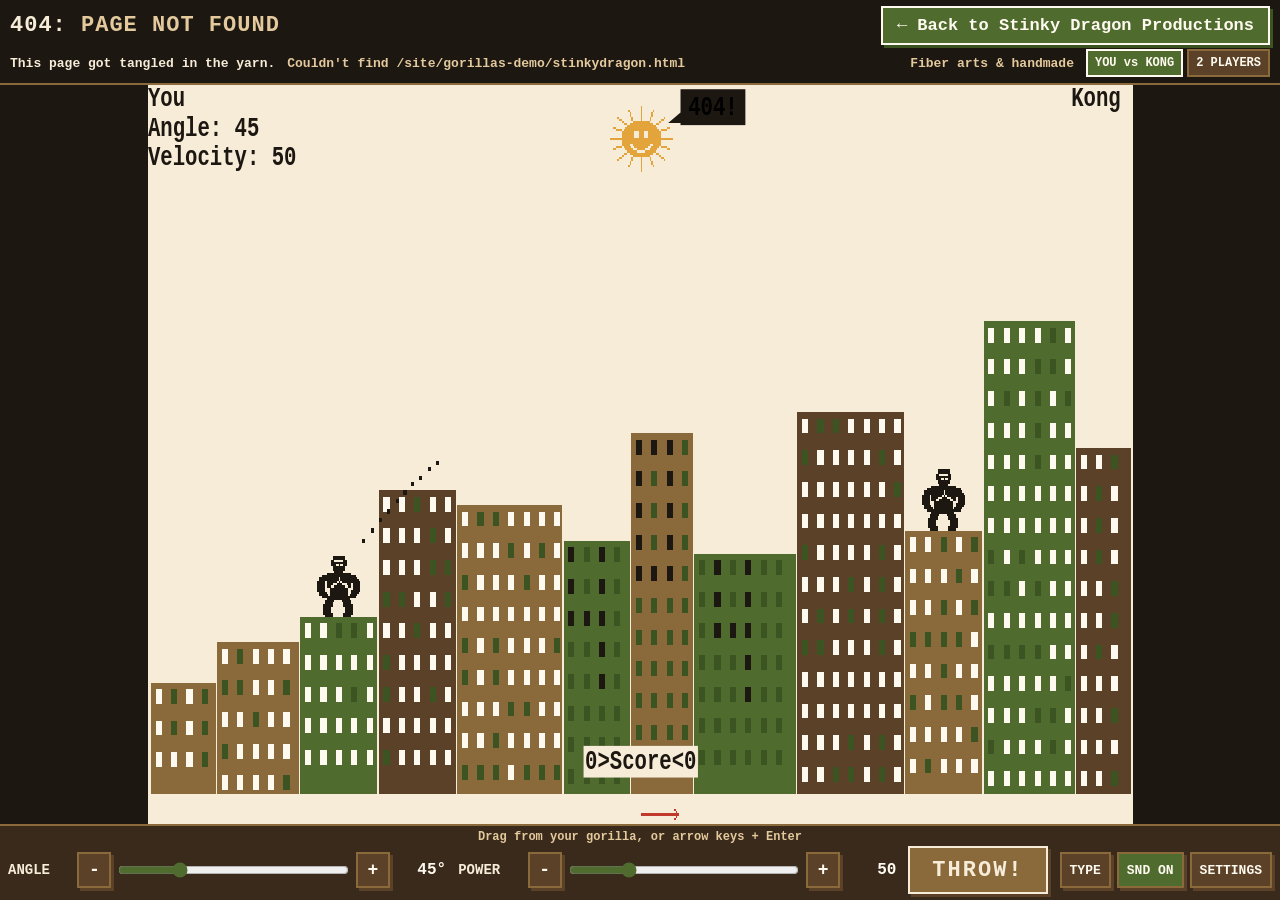
<file: site/gorillas-demo/stinkydragon.html>
<!DOCTYPE html>
<html lang="en">
<head>
<meta charset="utf-8">
<meta name="viewport" content="width=device-width, initial-scale=1, viewport-fit=cover">
<meta name="robots" content="noindex">
<title>404 Not Found</title>
<!-- ================= GORILLAS 404 CONFIG =================
  Edit the JSON below for each site. Every key is optional; delete what you don't need.
  Unconfigured, it reads the hostname, links home to "/", and uses the classic EGA colours.
  Keys: siteName, homeUrl, tagline, links [{label,href}], quips [..], storageKey,
        colors {bg,text,line,title,hi,accent,accentText,accentShadow,accentHover,muted,btn,bar,range,danger,link,dim},
        game {sky,bld[3],win,dark,sun,gor,ban,exp,exp2,white,gray,yellow,cyan}, fontFamily, fontUrl.
  This block is data (type=application/json), so it never runs and works under any CSP.
  See README.md next to this file. -->
<script type="application/json" id="gorillas-404-config">
{
  "siteName": "Stinky Dragon Productions",
  "homeUrl": "https://stinkydragon.com/",
  "tagline": "Fiber arts & handmade",
  "quips": [
    "This page got tangled in the yarn.",
    "A dragon sat on this page.",
    "This page went bananas.",
    "Dropped a stitch. And a page."
  ],
  "storageKey": "stinkydragon-404-gorillas",
  "colors": {
    "bg": "#1d1712",
    "text": "#fffaf0",
    "line": "#8a6a3b",
    "title": "#e3c99c",
    "hi": "#f6ecd8",
    "accent": "#4f6b2e",
    "accentText": "#fffaf0",
    "accentShadow": "#3c5322",
    "accentHover": "#6a8a3e",
    "muted": "#e3c99c",
    "btn": "#5b4128",
    "bar": "#3a2a1c",
    "range": "#4f6b2e",
    "danger": "#8a6a3b",
    "link": "#e3c99c",
    "dim": "#8a6a3b"
  },
  "game": {
    "sky": "#f6ecd8",
    "bld": [
      "#8a6a3b",
      "#4f6b2e",
      "#5b4128"
    ],
    "win": "#fffaf0",
    "dark": "#3c5322",
    "sun": "#e3a43b",
    "gor": "#1d1712",
    "ban": "#e3a43b",
    "exp": "#c0392b",
    "exp2": "#7a2418",
    "white": "#1d1712",
    "gray": "#5b4128",
    "yellow": "#5b4128",
    "cyan": "#3c5322"
  }
}
</script>
<style>
:root{--g-bg:#000;--g-text:#fff;--g-line:#AAAAAA;--g-title:#FF5555;--g-hi:#FFFF55;--g-accent:#00AAAA;--g-accentText:#000;--g-accentShadow:#005555;--g-accentHover:#55FFFF;--g-muted:#AAAAAA;--g-btn:#000055;--g-bar:#0000AA;--g-range:#FFAA55;--g-danger:#AA0000;--g-link:#55FFFF;--g-dim:#555555;--g-font:"Courier New",Courier,"Lucida Console",monospace}
*{box-sizing:border-box}
html,body{margin:0;height:100%;background:var(--g-bg);color:var(--g-text);overscroll-behavior:none}
body{display:flex;flex-direction:column;font-family:var(--g-font);font-weight:bold;height:100vh;height:100dvh;overflow:hidden;
  -webkit-user-select:none;user-select:none;-webkit-touch-callout:none;-webkit-tap-highlight-color:transparent;touch-action:manipulation}
#app{position:relative;flex:1 1 auto;min-height:0;display:flex;flex-direction:column;
  padding:0 env(safe-area-inset-right) 0 env(safe-area-inset-left)}
#hdr{flex:0 0 auto;background:var(--g-bg);border-bottom:2px solid var(--g-line);padding:calc(6px + env(safe-area-inset-top)) calc(10px + env(safe-area-inset-right)) 6px calc(10px + env(safe-area-inset-left));
  display:flex;flex-wrap:wrap;align-items:center;gap:4px 12px}
#hdr h1{margin:0;font-size:22px;color:var(--g-title);letter-spacing:1px;flex:1 1 auto;white-space:nowrap}
#hdr h1 b{color:var(--g-hi)}
#back{flex:0 0 auto;display:inline-block;background:var(--g-accent);color:var(--g-accentText);text-decoration:none;font-size:17px;padding:8px 14px;border:2px solid var(--g-text);box-shadow:3px 3px 0 var(--g-accentShadow);white-space:nowrap}
#back:hover{background:var(--g-accentHover)}
#xl{display:flex;flex-wrap:wrap;gap:4px 10px}#xl a{color:var(--g-link)}#xl:empty{display:none}
#tag{color:var(--g-muted)}#tag:empty{display:none}
#hdr .r2{flex:1 1 100%;display:flex;flex-wrap:wrap;align-items:center;gap:4px 12px;font-size:13px;min-width:0}
#quip{color:var(--g-hi)}
#path{color:var(--g-muted);overflow:hidden;text-overflow:ellipsis;white-space:nowrap;max-width:100%;flex:1 1 140px;min-width:0}
#modeSeg{display:flex;gap:4px;margin-left:auto}
@media (max-width:480px){#hdr h1{font-size:18px}#back{font-size:15px;padding:7px 10px}#hdr{gap:5px 8px}}
#modeSeg button{font-size:12px;padding:3px 7px;min-height:28px;background:var(--g-btn);box-shadow:none}
#modeSeg button.sel{background:var(--g-accent);color:var(--g-accentText);border-color:var(--g-text)}
a:focus-visible,button:focus-visible,input:focus-visible,canvas:focus-visible{outline:3px solid var(--g-hi);outline-offset:2px}
#cv:focus-visible{outline-offset:-3px}
@media (prefers-reduced-motion:reduce){button:active{transform:none}}
#stage{flex:1 1 auto;min-height:0;min-width:0;display:flex;align-items:center;justify-content:center;position:relative}
#cv{display:block;touch-action:none;image-rendering:pixelated;image-rendering:crisp-edges;background:var(--g-bg);cursor:crosshair}
#typer{position:absolute;left:0;top:0;width:40px;height:20px;opacity:0;font-size:16px;border:0;padding:0;pointer-events:none;color:transparent;background:transparent;caret-color:transparent}
#controls{flex:0 0 auto;display:flex;flex-wrap:wrap;align-items:center;justify-content:center;gap:6px 12px;
  padding:6px 8px calc(6px + env(safe-area-inset-bottom));background:var(--g-bar);border-top:2px solid var(--g-line)}
#controls.off .live{opacity:.45;pointer-events:none}
.grp{display:flex;align-items:center;gap:5px;flex:1 1 270px;max-width:440px;min-width:0}
.grp .lab{width:4.6em;font-size:14px;color:var(--g-hi);white-space:nowrap}
.grp .val{width:3.2em;text-align:right;font-size:16px;color:var(--g-text)}
.grp input[type=range]{flex:1;min-width:60px;height:34px;accent-color:var(--g-range);touch-action:pan-x}
button{font-family:inherit;font-weight:bold;font-size:15px;color:var(--g-text);background:var(--g-bg);border:2px solid var(--g-line);border-radius:0;
  padding:6px 9px;min-height:36px;cursor:pointer;touch-action:manipulation;box-shadow:3px 3px 0 var(--g-btn)}
button:active{transform:translate(2px,2px);box-shadow:1px 1px 0 var(--g-btn)}
button.pm{min-width:34px;padding:4px 0;font-size:18px;background:var(--g-btn)}
#throw{font-size:22px;padding:8px 22px;min-height:48px;background:var(--g-danger);border-color:var(--g-hi);color:var(--g-hi);letter-spacing:2px}
.small{display:flex;gap:6px}
.small button{font-size:13px;padding:5px 8px;background:var(--g-btn)}
.small button.on{background:var(--g-accent);color:var(--g-accentText)}
#hint{flex:1 1 100%;order:-1;text-align:center;font-size:12px;color:var(--g-muted);pointer-events:none;min-height:14px;margin:-2px 0 -4px}
#rot{display:none;position:absolute;top:12px;left:0;right:0;text-align:center;color:var(--g-dim);font-size:13px;pointer-events:none}
@media (orientation:portrait) and (max-width:700px){#stage{align-items:flex-end;padding-bottom:4px}#rot{display:block}}
@media (orientation:landscape) and (max-height:520px){
  #app{flex-direction:row}
  #hdr{padding-top:4px;padding-bottom:4px}
  #hdr h1{font-size:17px}#back{font-size:15px;padding:5px 10px}
  #hdr .r2{flex:1 1 auto}
  #controls{flex-direction:column;flex-wrap:nowrap;width:210px;border-top:0;border-left:2px solid var(--g-line);
    padding:6px calc(6px + env(safe-area-inset-right)) 6px 6px;justify-content:center;overflow-y:auto}
  .grp{flex:0 0 auto;width:100%;flex-wrap:wrap;gap:2px 4px}
  .grp .lab{width:auto;flex:1}
  .grp input[type=range]{flex:1 1 100%;order:3;height:28px}
  #throw{width:100%}
  #hint{display:none}
}
/* settings overlay */
#menu{position:absolute;inset:0;background:var(--g-bg);z-index:5;overflow-y:auto;-webkit-overflow-scrolling:touch;touch-action:pan-y;
  display:none;padding:calc(10px + env(safe-area-inset-top)) 12px calc(14px + env(safe-area-inset-bottom))}
#menu.show{display:block}
#menu .box{max-width:620px;margin:0 auto}
#menu h1{font-size:22px;text-align:center;color:var(--g-hi);letter-spacing:6px;margin:6px 0 2px}
#menu .sub{text-align:center;color:var(--g-muted);font-size:12px;margin-bottom:12px}
#menu .q{margin:9px 0;font-size:15px;line-height:1.35}
#menu .q span{color:var(--g-muted);font-size:13px}
#menu input[type=text],#menu input[type=number]{font-family:inherit;font-weight:bold;font-size:16px;background:var(--g-bar);color:var(--g-hi);
  border:2px solid var(--g-line);border-radius:0;padding:5px 7px;width:100%;max-width:300px;display:block;margin-top:3px}
#menu .opts{display:flex;flex-wrap:wrap;gap:6px;margin-top:4px}
#menu .opts button{background:var(--g-btn);font-size:14px}
#menu .opts button.sel{background:var(--g-accent);color:var(--g-accentText);border-color:var(--g-text)}
#menu .go{display:flex;flex-wrap:wrap;gap:10px;justify-content:center;margin-top:16px}
#menu .go button{font-size:18px;padding:10px 16px}
#menu .go .pri{background:var(--g-danger);color:var(--g-hi);border-color:var(--g-hi)}
#menu .tiny{color:var(--g-dim);font-size:11px;text-align:center;margin-top:16px}
#menu a{color:var(--g-link)}
.hide{display:none!important}
</style>
</head>
<body>
<header id="hdr">
  <h1><b>404:</b> PAGE NOT FOUND</h1>
  <a id="back" href="/">&larr; Back home</a>
  <div class="r2"><span id="quip">This page got hit by a banana.</span><span id="path"></span><span id="tag"></span><span id="xl"></span>
    <div id="modeSeg" role="group" aria-label="Players"><button id="m1" data-m="cpu">YOU vs KONG</button><button id="m2" data-m="2p">2 PLAYERS</button></div></div>
</header>
<div id="app">
  <div id="stage">
    <canvas id="cv" width="640" height="480" tabindex="0" aria-label="Gorillas game. Arrow keys: Up/Down angle, Left/Right power, Shift for steps of 5. Enter or Space throws. Or drag from your gorilla."></canvas>
    <input id="typer" tabindex="-1" type="text" inputmode="text" enterkeyhint="go" autocomplete="off" autocorrect="off" autocapitalize="off" spellcheck="false" aria-label="Type angle or velocity">
    <div id="rot">&#8635; Turn your phone sideways for a bigger city</div>
  </div>
  <div id="controls" class="off">
    <div id="hint"></div>
    <div class="grp live"><span class="lab">ANGLE</span><button class="pm" data-k="ang" data-d="-1" aria-label="Angle down">-</button><input id="ang" type="range" min="0" max="180" step="1" value="45" aria-label="Angle"><button class="pm" data-k="ang" data-d="1" aria-label="Angle up">+</button><span class="val" id="angV">45&deg;</span></div>
    <div class="grp live"><span class="lab">POWER</span><button class="pm" data-k="vel" data-d="-1" aria-label="Power down">-</button><input id="vel" type="range" min="1" max="200" step="1" value="50" aria-label="Power (velocity)"><button class="pm" data-k="vel" data-d="1" aria-label="Power up">+</button><span class="val" id="velV">50</span></div>
    <button id="throw" class="live">THROW!</button>
    <div class="small"><button id="typeBtn" title="Classic typed Angle/Velocity entry">TYPE</button><button id="sndBtn" title="Sound on/off">SND</button><button id="menuBtn" title="Full settings / new game">SETTINGS</button></div>
  </div>
  <div id="menu">
    <div class="box">
      <h1>G O R I L L A S</h1>
      <div class="sub" id="msub">a retro remake of the 1991 QBasic classic</div>
      <div class="q">Who's playing?
        <div class="opts" id="modeOpts"><button data-v="cpu">vs COMPUTER</button><button data-v="2p">2 PLAYERS (one device)</button></div></div>
      <div class="q" id="diffQ">Computer skill?
        <div class="opts" id="diffOpts"><button data-v="easy">EASY (kid-friendly)</button><button data-v="normal">NORMAL</button></div></div>
      <div class="q">Name of Player 1 <span>(Default = 'Player 1')</span><input id="n1" type="text" maxlength="10" autocomplete="off"></div>
      <div class="q">Name of Player 2 <span id="n2def">(Default = 'Player 2')</span><input id="n2" type="text" maxlength="10" autocomplete="off"></div>
      <div class="q">Play to how many total points? <span>(best of N, Default = 3)</span><input id="pts" type="number" min="1" max="99" step="1" inputmode="numeric"></div>
      <div class="q">Gravity in Meters/Sec <span>(Earth = 9.8)</span><input id="grav" type="number" min="0.5" max="100" step="0.1" inputmode="decimal">
        <div class="opts" id="gravOpts"><button data-v="9.8">EARTH 9.8</button><button data-v="1.6">MOON 1.6</button><button data-v="3.7">MARS 3.7</button><button data-v="24.8">JUPITER 24.8</button></div></div>
      <div class="q">Options
        <div class="opts"><button id="optGuide">AIM GUIDE</button><button id="optType">TYPED ENTRY</button><button id="optSnd">SOUND</button></div></div>
      <div class="go"><button id="resumeBtn" class="hide">RESUME</button><button id="viewBtn">V = View Intro</button><button id="playBtn" class="pri">P = Play Game</button></div>
      <div class="tiny"><a id="back2" href="/">&larr; Back home</a><span id="xl2"></span><br>Tribute remake. Original GORILLA.BAS &copy; 1990-91 IBM/Microsoft. No affiliation.</div>
    </div>
  </div>
</div>
<script>
(function(){
'use strict';
// ---------- constants (EGA SCREEN 9: 640x350, shown at 4:3) ----------
var W=640,H=350,ASPECT=4*(H/W)/3; // QBasic default circle aspect for SCREEN 9 (~0.729)
var PI=Math.PI;
var C={sky:'#0000AA',bld:['#AA0000','#00AAAA','#AAAAAA'],win:'#FFFF55',dark:'#555555',sun:'#FFFF55',gor:'#FFAA55',ban:'#FFFF55',exp:'#FF5555',exp2:'#AA0000',white:'#FFFFFF',gray:'#AAAAAA',yellow:'#FFFF55',cyan:'#55FFFF'};

// ---------- site config (see the JSON block in <head>) ----------
var CFG={};try{var cfgEl=document.getElementById('gorillas-404-config');CFG=JSON.parse((cfgEl&&cfgEl.textContent)||'{}')||{};}catch(e){CFG={};if(window.console)console.warn('gorillas-404: bad config JSON, using defaults');}
var HOST=(location.hostname||'').replace(/^www\./,'');
var SITE=String(CFG.siteName||HOST||'home'),HOME=String(CFG.homeUrl||'/');
var STORE=String(CFG.storageKey||'gorillas-404');
var HEX=/^#[0-9a-fA-F]{3,8}$/;
(function(){var k,cs=CFG.colors||{},gm=CFG.game||{},root=document.documentElement.style;
  for(k in cs)if(Object.prototype.hasOwnProperty.call(cs,k)&&HEX.test(cs[k]))root.setProperty('--g-'+k,cs[k]);
  for(k in gm)if(Object.prototype.hasOwnProperty.call(C,k)){if(k==='bld'){if(Array.isArray(gm.bld)&&gm.bld.length===3&&gm.bld.every(function(x){return HEX.test(x);}))C.bld=gm.bld.slice();}else if(HEX.test(gm[k]))C[k]=gm[k];}
  if(CFG.fontFamily){var fam=String(CFG.fontFamily).replace(/["';{}<>]/g,'');
    root.setProperty('--g-font','"'+fam+'","Courier New",Courier,monospace');
    if(CFG.fontUrl&&window.FontFace&&/^\/[^\/]/.test(CFG.fontUrl)){try{var ff=new FontFace(fam,'url('+CFG.fontUrl+')');ff.load().then(function(f){document.fonts.add(f);},function(){});}catch(e){}}}
})();
var BOTTOM=335;

// ---------- DOM ----------
var $=function(id){return document.getElementById(id);};
var cv=$('cv'),ctx=cv.getContext('2d'),stage=$('stage'),controls=$('controls'),typer=$('typer'),hint=$('hint');
var angS=$('ang'),velS=$('vel'),angV=$('angV'),velV=$('velV');
var menu=$('menu');

function mk(w,h){var c=document.createElement('canvas');c.width=w;c.height=h;return c;}
var scr=mk(W,H),sx=scr.getContext('2d');
var city=mk(W,H),cx2=city.getContext('2d');
var mask=new Uint8Array(W*H);

// ---------- pixel helpers (crisp, QBasic-like) ----------
function pset(g,x,y){g.fillRect(Math.round(x),Math.round(y),1,1);}
function bf(g,x1,y1,x2,y2){var a=Math.round(Math.min(x1,x2)),b=Math.round(Math.min(y1,y2)),c=Math.round(Math.max(x1,x2)),d=Math.round(Math.max(y1,y2));g.fillRect(a,b,c-a+1,d-b+1);}
function line(g,x1,y1,x2,y2){x1=Math.round(x1);y1=Math.round(y1);x2=Math.round(x2);y2=Math.round(y2);
  var dx=Math.abs(x2-x1),dy=-Math.abs(y2-y1),s1=x1<x2?1:-1,s2=y1<y2?1:-1,e=dx+dy;
  for(;;){g.fillRect(x1,y1,1,1);if(x1===x2&&y1===y2)break;var e2=2*e;if(e2>=dy){e+=dy;x1+=s1;}if(e2<=dx){e+=dx;y1+=s2;}}}
// QBasic CIRCLE arc: angles CCW from east, y axis up, y radius = r*ASPECT
function arc(g,cx,cy,r,a1,a2){if(a2===undefined){a1=0;a2=2*PI;}if(a2<a1)a2+=2*PI;var n=Math.max(8,Math.ceil(r*(a2-a1)*2.2));
  for(var i=0;i<=n;i++){var a=a1+(a2-a1)*i/n;pset(g,cx+r*Math.cos(a),cy-r*ASPECT*Math.sin(a));}}
function fillEll(g,cx,cy,rx,ry){var y0=Math.ceil(cy-ry),y1=Math.floor(cy+ry);
  for(var y=y0;y<=y1;y++){var t=(y-cy)/ry,hw=rx*Math.sqrt(Math.max(0,1-t*t));var a=Math.round(cx-hw),b=Math.round(cx+hw);if(b>=a)g.fillRect(a,y,b-a+1,1);}}

// ---------- sprites ----------
function gorillaSprite(arms){var c=mk(32,32),g=c.getContext('2d'),x=16,y=2,i;
  g.fillStyle=C.gor;bf(g,x-4,y,x+2.9,y+6);bf(g,x-5,y+2,x+4,y+4);
  g.fillStyle=C.sky;bf(g,x-3,y+2,x+2,y+2);for(i=-2;i<=-1;i++){pset(g,x+i,y+4);pset(g,x+i+3,y+4);}
  g.fillStyle=C.gor;bf(g,x-3,y+7,x+2,y+7);bf(g,x-8,y+8,x+6.9,y+14);bf(g,x-6,y+15,x+4.9,y+20);
  for(i=0;i<=4;i++){arc(g,x+i,y+25,10,3*PI/4,9*PI/8);arc(g,x-6+i-0.1,y+25,10,15*PI/8,PI/4);}
  g.fillStyle=C.sky;arc(g,x-4.9,y+10,4.9,3*PI/2,2*PI);arc(g,x+4.9,y+10,4.9,PI,3*PI/2);
  g.fillStyle=C.gor;var L=(arms==='lup'||arms==='both')?4:14,R=(arms==='rup'||arms==='both')?4:14;
  for(i=-5;i<=-1;i++){arc(g,x+i-0.1,y+L,9,3*PI/4,5*PI/4);arc(g,x+4.9+i,y+R,9,7*PI/4,PI/4);}
  return c;}
var GOR={down:gorillaSprite('down'),lup:gorillaSprite('lup'),rup:gorillaSprite('rup'),both:gorillaSprite('both')};
function sunSprite(shock){var c=mk(48,36),g=c.getContext('2d'),x=24,y=18;g.fillStyle=C.sun;
  fillEll(g,x,y,12,12*ASPECT);
  line(g,x-20,y,x+20,y);line(g,x,y-15,x,y+15);line(g,x-15,y-10,x+15,y+10);line(g,x-15,y+10,x+15,y-10);
  line(g,x-8,y-13,x+8,y+13);line(g,x-8,y+13,x+8,y-13);line(g,x-18,y-5,x+18,y+5);line(g,x-18,y+5,x+18,y-5);
  g.fillStyle=C.sky;
  if(shock){fillEll(g,x,y+5,2.9,2.9*ASPECT+0.6);}else{arc(g,x,y,8,210*PI/180,330*PI/180);}
  arc(g,x-3,y-2,1);arc(g,x+3,y-2,1);pset(g,x-3,y-2);pset(g,x+3,y-2);return c;}
var SUN=[sunSprite(false),sunSprite(true)];
var BAN=(function(){var b=mk(7,7),g=b.getContext('2d');g.fillStyle=C.ban;
  var rows=['..XX...','...XX..','....XX.','....XX.','....XX.','...XX..','..XX...'];
  for(var y=0;y<7;y++)for(var x=0;x<7;x++)if(rows[y][x]==='X')g.fillRect(x,y,1,1);
  var f=[];for(var k=0;k<4;k++){var c=mk(7,7),h=c.getContext('2d');h.translate(3.5,3.5);h.rotate(k*PI/2);h.drawImage(b,-3.5,-3.5);f.push(c);}return f;})();

// ---------- sound (PC-speaker style, WebAudio) ----------
var Snd={ac:null,on:true,unlocked:false,
  unlock:function(){if(!this.ac){var A=window.AudioContext||window.webkitAudioContext;if(!A)return;try{this.ac=new A();}catch(e){return;}}
    if(this.ac.state==='suspended'){this.ac.resume();}this.unlocked=true;},
  tone:function(f,d,when,vol){if(!this.on||!this.ac||this.ac.state!=='running')return;var c=this.ac,t=c.currentTime+(when||0),o=c.createOscillator(),g=c.createGain();
    o.type='square';o.frequency.setValueAtTime(f,t);var v=vol||0.05;g.gain.setValueAtTime(v,t);g.gain.setValueAtTime(v,t+d*0.85);g.gain.linearRampToValueAtTime(0.0001,t+d);
    o.connect(g);g.connect(c.destination);o.start(t);o.stop(t+d+0.03);},
  // tiny QBasic PLAY (MML) interpreter
  play:function(s,when){if(!this.on||!this.ac)return 0;s=s.toUpperCase();var i=0,oct=2,len=4,tempo=120,t=when||0,
    semi={C:0,D:2,E:4,F:5,G:7,A:9,B:11};
    function num(){var m=/^\d+/.exec(s.slice(i));if(!m)return null;i+=m[0].length;return +m[0];}
    while(i<s.length){var ch=s[i++],n;
      if(ch==='O'){n=num();if(n!==null)oct=n;}else if(ch==='L'){n=num();if(n)len=n;}else if(ch==='T'){n=num();if(n)tempo=n;}
      else if(ch==='M'){i++;}else if(ch==='>'){oct++;}else if(ch==='<'){oct--;}
      else if(ch==='P'||ch==='R'){n=num();t+=(4/(n||len))*60/tempo;}
      else if(semi[ch]!==undefined){var st=semi[ch];if(s[i]==='+'||s[i]==='#'){st++;i++;}else if(s[i]==='-'){st--;i++;}
        n=num();var d=(4/(n||len))*60/tempo;if(s[i]==='.'){d*=1.5;i++;}
        this.tone(130.81*Math.pow(2,oct+st/12),d*0.92,t);t+=d;}}
    return t;},
  boom:function(big){if(!this.on||!this.ac)return;var n=big?46:16;for(var k=0;k<n;k++){this.tone(40+Math.random()*(big?260:180)*(1-k/n),0.022,k*0.022,0.06);}},
  throwS:function(){this.play('MBO0L32A-L64CL16BL64A+');},
  hit:function(){this.play('MBO0L32EFGEFDC');},
  dance:function(){this.play('MFO1L32EFGEFDC');},
  intro:function(){this.play('T160O1L8CDEDCDL4ECC');}
};

// ---------- game state ----------
var G={scene:'title',mode:'cpu',diff:'easy',names:['You','Kong'],target:3,grav:9.8,guide:true,typed:false,
  scores:[0,0],cur:0,starter:0,wind:0,bld:[],gor:[{cx:0,ty:0,alive:true,arm:'down'},{cx:0,ty:0,alive:true,arm:'down'}],
  ang:[45,45],vel:[50,50],phase:'none',pt:0,shot:null,fx:[],sunShock:false,sunT:0,msg:'',tField:0,tBuf:'',ai:null,aiMiss:0,
  inMatch:false,round:0,throws:0,introT:0,drag:null,blink:0,dancer:-1,afterFx:null};

function loadPrefs(){try{var p=JSON.parse(localStorage.getItem(STORE)||'null');if(p){['mode','diff','target','grav','guide','typed'].forEach(function(k){if(p[k]!==undefined)G[k]=p[k];});if(p.n1!==undefined)G.n1=p.n1;if(p.n2!==undefined)G.n2=p.n2;if(p.snd!==undefined)Snd.on=p.snd;}}catch(e){}}
function savePrefs(){try{localStorage.setItem(STORE,JSON.stringify({mode:G.mode,diff:G.diff,target:G.target,grav:G.grav,guide:G.guide,typed:G.typed,n1:$('n1').value,n2:$('n2').value,snd:Snd.on}));}catch(e){}}

function rnd(n){return Math.floor(Math.random()*n)+1;} // FNRan
function gauss(){var u=1-Math.random(),v=Math.random();var z=Math.sqrt(-2*Math.log(u))*Math.cos(2*PI*v);return Math.max(-2.2,Math.min(2.2,z));}

// ---------- city ----------
function makeCity(){cx2.clearRect(0,0,W,H);mask.fill(0);G.bld=[];
  var x=2,slope=rnd(6),ht,HtInc=10,DefW=37,RandH=120;
  ht=(slope===2||slope===6)?130:15;
  do{
    if(slope===1)ht+=HtInc;else if(slope===2)ht-=HtInc;
    else if(slope<=5){ht+=(x>W/2?-2:2)*HtInc;}else{ht+=(x>W/2?2:-2)*HtInc;}
    var bw=rnd(DefW)+DefW;if(x+bw>W)bw=W-x-2;
    if(bw<12)break;
    var bh=rnd(RandH)+ht;if(bh<HtInc)bh=HtInc;if(bh>230)bh=230-rnd(10);
    var top=BOTTOM-bh,col=C.bld[rnd(3)-1];
    cx2.fillStyle=col;bf(cx2,x,BOTTOM,x+bw,top);
    for(var yy=top;yy<=BOTTOM;yy++)mask.fill(1,yy*W+x,yy*W+x+bw+1);
    var c=x+3;
    do{for(var i=bh-3;i>=7;i-=15){cx2.fillStyle=(rnd(4)===1)?C.dark:C.win;bf(cx2,c,BOTTOM-i,c+3,BOTTOM-i+6);}c+=10;}while(c<x+bw-3);
    G.bld.push({x:x,w:bw,top:top,bh:bh,col:col});
    x+=bw+2;
  }while(x<=W-HtInc);
  var w=rnd(10)-5;if(rnd(3)===1){w+=(w>0?1:-1)*rnd(10);}G.wind=w;}
var DIG={'4':['X.X','X.X','XXX','..X','..X'],'0':['XXX','X.X','X.X','X.X','XXX']};
function winCols(b){var c=[],x=b.x+3;do{c.push(x);x+=10;}while(x<b.x+b.w-3);return c;}
function winRows(b){var r=[];for(var i=b.bh-3;i>=7;i-=15)r.push(BOTTOM-i);return r;}
function spell404(){var n=G.bld.length,m=0,bd=1e9;G.bld.forEach(function(b,i){var d=Math.abs(b.x+b.w/2-W/2);if(d<bd){bd=d;m=i;}});
  var trio=[m-1,m,m+1],gi=G.gor.map(function(g){for(var i=0;i<n;i++){var b=G.bld[i];if(g.cx>=b.x&&g.cx<=b.x+b.w)return i;}return -1;});
  for(var k=0;k<3;k++){var j=trio[k];if(j<1||j>=n-1||gi.indexOf(j)>=0)return false;var b=G.bld[j];if(winCols(b).length<3||winRows(b).length<5)return false;}
  trio.forEach(function(j,k){var b=G.bld[j],cols=winCols(b),rows=winRows(b),c0=Math.floor((cols.length-3)/2),pat=DIG['404'[k]];
    rows.forEach(function(y,ri){cols.forEach(function(x,ci){var on=ri<5&&ci>=c0&&ci<c0+3&&pat[ri][ci-c0]==='X';cx2.fillStyle=on?C.white:C.dark;bf(cx2,x,y,x+3,y+6);});});});
  return true;}
function solid(x,y){if(x<0||x>=W||y<0||y>=H)return false;return mask[y*W+x]===1;}
function carve(x,y,rx,ry){cx2.save();cx2.globalCompositeOperation='destination-out';cx2.fillStyle='#000';
  var y0=Math.max(0,Math.ceil(y-ry)),y1=Math.min(H-1,Math.floor(y+ry));
  for(var yy=y0;yy<=y1;yy++){var t=(yy-y)/ry,hw=rx*Math.sqrt(Math.max(0,1-t*t));var a=Math.max(0,Math.round(x-hw)),b=Math.min(W-1,Math.round(x+hw));
    if(b>=a){cx2.fillRect(a,yy,b-a+1,1);mask.fill(0,yy*W+a,yy*W+b+1);}}
  cx2.restore();}
function placeGorillas(){var n=G.bld.length;var b1=G.bld[rnd(2)],b2=G.bld[n-1-rnd(2)];
  [b1,b2].forEach(function(b,k){var g=G.gor[k];g.cx=Math.round(b.x+b.w/2);g.ty=b.top-29;g.alive=true;g.arm='down';});}

// ---------- physics (original PlotShot formulas) ----------
function newShot(p,ang,vel){var g=G.gor[p],sx0=p===0?g.cx+10:g.cx-11,sy0=g.ty-3,a=(p===0?ang:180-ang)*PI/180;
  return {p:p,sx:sx0,sy:sy0,vx:Math.cos(a)*vel,vy:Math.sin(a)*vel,t:0,x:sx0,y:sy0,leftOwn:false,steps:0};}
function posAt(s,t){return [s.sx+s.vx*t+0.5*(G.wind/5)*t*t, s.sy-s.vy*t+0.5*G.grav*t*t];}
function inGor(g,x,y,m){return x>=g.cx-11-m&&x<=g.cx+10+m&&y>=g.ty-1-m&&y<=g.ty+28+m;}
function hitTest(s,x,y){if(x<0||x>=W||y>=H-1)return {type:'off',x:x,y:y};if(y<0)return null;
  if(!s.leftOwn&&!inGor(G.gor[s.p],x,y,3))s.leftOwn=true;
  for(var k=0;k<2;k++){var g=G.gor[k];if(!g.alive)continue;if(k===s.p&&!s.leftOwn)continue;if(inGor(g,x,y,0))return {type:'gor',who:k,x:x,y:y};}
  if(solid(x|0,y|0))return {type:'bld',x:x,y:y};return null;}
function stepShot(s,onSun){var t0=s.t,p1=posAt(s,t0+0.1),n=Math.max(1,Math.ceil(Math.hypot(p1[0]-s.x,p1[1]-s.y)/1.5));
  for(var i=1;i<=n;i++){var p=posAt(s,t0+0.1*i/n),r=hitTest(s,p[0],p[1]);
    if(onSun&&p[1]>=0&&p[1]<48){var dx=p[0]-W/2,dy=p[1]-25;if(dx*dx/400+dy*dy/225<1)onSun();}
    if(r){s.x=p[0];s.y=p[1];return r;}}
  s.t=t0+0.1;s.x=p1[0];s.y=p1[1];s.steps++;if(s.steps>3000)return {type:'off',x:s.x,y:s.y};return null;}
function simulate(p,ang,vel){var s=newShot(p,ang,vel),r=null;while(!r)r=stepShot(s,null);return r;}

// ---------- computer player ----------
function aiPlan(){var p=G.cur,o=1-p,tg=G.gor[o],tx=tg.cx,ty=tg.ty+14;
  var D=G.diff==='easy'?{aN:5,vN:0.11,decay:0.74}:{aN:2,vN:0.04,decay:0.55};
  var angs=[];for(var a=25;a<=75;a+=2)angs.push(a);
  var best=null,bestD=1e9,cands=[];
  angs.forEach(function(a){var run=[];for(var v=8;v<=170;v++){var r=simulate(p,a,v);
      if(r.type==='gor'&&r.who===o){run.push(v);}else{var d=Math.hypot(r.x-tx,(r.y-ty)*1.37);if(d<bestD&&!(r.type==='gor'&&r.who===p)){bestD=d;best={a:a,v:v};}
        if(run.length){cands.push({a:a,v:run[run.length>>1],w:run.length});run=[];}}}
    if(run.length)cands.push({a:a,v:run[run.length>>1],w:run.length});});
  var pick;if(cands.length){cands.sort(function(x,y){return y.w-x.w;});pick=cands[Math.floor(Math.random()*Math.min(4,cands.length))];}else pick=best||{a:45,v:60};
  var f=Math.pow(D.decay,G.aiMiss),fa,fv;
  for(var tries=0;tries<6;tries++){fa=Math.round(pick.a+gauss()*D.aN*f);fv=Math.round(pick.v*(1+gauss()*D.vN*f));
    fa=Math.max(1,Math.min(89,fa));fv=Math.max(5,Math.min(200,fv));var r=simulate(p,fa,fv);if(!(r.type==='gor'&&r.who===p))break;}
  return {a:fa,v:fv};}

// ---------- flow ----------
function quickStart(mode){if(mode)G.mode=mode;G.diff='easy';G.target=3;G.grav=9.8;G.names=G.mode==='cpu'?['You','Kong']:['Player 1','Player 2'];
  G.n1='';G.n2='';G.scores=[0,0];G.starter=0;G.inMatch=true;G.round=0;G.throws=0;menu.classList.remove('show');G.scene='play';newRound();modeBtns();}
function modeBtns(){$('m1').classList.toggle('sel',G.mode==='cpu');$('m2').classList.toggle('sel',G.mode==='2p');$('m1').setAttribute('aria-pressed',G.mode==='cpu');$('m2').setAttribute('aria-pressed',G.mode==='2p');}
$('m1').addEventListener('click',function(){Snd.unlock();quickStart('cpu');});
$('m2').addEventListener('click',function(){Snd.unlock();quickStart('2p');});
function startMatch(intro){readMenu();savePrefs();G.scores=[0,0];G.starter=0;G.inMatch=true;G.round=0;G.throws=0;hideMenu();modeBtns();
  if(intro){G.scene='intro';G.introT=0;Snd.intro();}else{G.scene='play';newRound();}}
function newRound(){for(var tr=0;tr<60;tr++){makeCity();placeGorillas();if(spell404())break;}G.round++;G.fx=[];G.shot=null;G.sunShock=false;G.msg='';G.aiMiss=0;G.dancer=-1;
  G.cur=G.starter;G.starter=1-G.starter;beginTurn();}
function isCpu(p){return G.mode==='cpu'&&p===1;}
function beginTurn(){G.tField=0;G.tBuf='';typer.value='';G.pt=0;
  if(isCpu(G.cur)){G.phase='think';G.ai=null;}else{G.phase='aim';}updateUI();}
function doThrow(){var p=G.cur;if(G.phase!=='aim'&&G.phase!=='think')return;
  var a=G.ang[p],v=G.vel[p];G.drag=null;G.throws++;G.shot=newShot(p,a,v);G.phase='flight';G.pt=0;G.acc=0;
  G.gor[p].arm=p===0?'rup':'lup';Snd.throwS();updateUI();}
function endShot(r){var s=G.shot,p=s.p;G.shot=null;G.sunT=0.9;
  if(r.type==='off'){G.phase='between';G.pt=0;G.next=switchTurn;return;}
  if(r.type==='bld'){G.fx.push({x:r.x,y:r.y,t:0,big:false,carved:false});Snd.hit();G.phase='explode';G.next=switchTurn;return;}
  // gorilla hit
  var hit=r.who,win=1-hit;var g=G.gor[hit];
  G.fx.push({x:g.cx,y:g.ty+15,t:0,big:true,carved:false,gor:hit});Snd.hit();Snd.boom(true);
  G.scores[win]++;G.dancer=win;G.msg=(hit===p)?G.names[p]+' hit itself! Point to '+G.names[win]+'.':G.names[win]+' wins the round!';
  G.phase='explode';G.next=function(){G.phase='dance';G.pt=0;G.danceStep=-1;};}
function switchTurn(){if(isCpu(G.cur))G.aiMiss++;G.cur=1-G.cur;beginTurn();}
function matchOver(){var need=Math.floor(G.target/2)+1;return G.scores[0]>=need||G.scores[1]>=need||G.scores[0]+G.scores[1]>=G.target;}

// ---------- input: sliders / buttons ----------
function clampAng(a){return Math.max(0,Math.min(180,Math.round(a)));}
function clampVel(v){return Math.max(1,Math.min(200,Math.round(v)));}
function setAim(a,v,keepBuf){var p=G.cur;if(a!==null)G.ang[p]=clampAng(a);if(v!==null)G.vel[p]=clampVel(v);if(!keepBuf){G.tBuf='';typer.value='';}updateUI();}
function canAim(){return G.scene==='play'&&G.phase==='aim'&&!isCpu(G.cur)&&!menu.classList.contains('show');}
angS.addEventListener('input',function(){if(canAim())setAim(+angS.value,null);});
velS.addEventListener('input',function(){if(canAim())setAim(null,+velS.value);});
Array.prototype.forEach.call(document.querySelectorAll('button.pm'),function(b){b.addEventListener('click',function(){if(!canAim())return;var d=+b.dataset.d;
  if(b.dataset.k==='ang')setAim(G.ang[G.cur]+d,null);else setAim(null,G.vel[G.cur]+d);});});
$('throw').addEventListener('click',function(){Snd.unlock();if(!canAim())return;commitTyped(true);doThrow();});
$('typeBtn').addEventListener('click',function(){G.typed=!G.typed;G.tField=0;G.tBuf='';typer.value='';if(G.typed&&canAim())focusTyper();else typer.blur();savePrefs();updateUI();});
$('sndBtn').addEventListener('click',function(){Snd.unlock();Snd.on=!Snd.on;savePrefs();updateUI();if(Snd.on)Snd.tone(880,0.06);});
$('menuBtn').addEventListener('click',function(){showMenu();});
function updateUI(){var p=G.cur;angS.value=G.ang[p];velS.value=G.vel[p];angV.textContent=G.ang[p]+'\u00B0';velV.textContent=G.vel[p];
  controls.classList.toggle('off',!canAim());$('typeBtn').classList.toggle('on',G.typed);$('sndBtn').classList.toggle('on',Snd.on);$('sndBtn').textContent=Snd.on?'SND ON':'SND OFF';
  hint.textContent=(G.scene==='play'&&canAim())?(G.typed?'Type Angle, Enter, Velocity, Enter (tap the screen to type)':(FINE?'Drag from your gorilla, or arrow keys + Enter':'Drag from your gorilla to aim \u2022 release to throw')):'';
  $('optGuide').classList.toggle('sel',G.guide);$('optType').classList.toggle('sel',G.typed);$('optSnd').classList.toggle('sel',Snd.on);}

// ---------- typed entry (classic) ----------
function focusTyper(){try{typer.focus({preventScroll:true});}catch(e){typer.focus();}}
function commitTyped(final){ // apply buffer for current field
  if(!G.typed)return;var n=parseFloat(G.tBuf);
  if(G.tField===0){if(!isNaN(n))G.ang[G.cur]=clampAng(n);}
  else{if(!isNaN(n))G.vel[G.cur]=clampVel(n);}
  G.tBuf='';typer.value='';updateUI();}
function typedEnter(){if(!canAim()||!G.typed)return;if(G.tField===0){commitTyped();G.tField=1;}else{commitTyped();G.tField=0;doThrow();}}
function typedChar(ch){if(!canAim()||!G.typed)return;if(G.tBuf.length<6)G.tBuf+=ch;typer.value=G.tBuf;}
typer.addEventListener('input',function(){if(!canAim()||!G.typed){typer.value='';return;}var v=typer.value.replace(/[^0-9.\-]/g,'').slice(0,6);G.tBuf=v;if(typer.value!==v)typer.value=v;});
typer.addEventListener('keydown',function(e){if(e.key==='Enter'){e.preventDefault();typedEnter();}else if(e.key==='Escape'){G.tField=0;G.tBuf='';typer.value='';}});

// ---------- keyboard ----------
window.addEventListener('keydown',function(e){var t=e.target,tag=(t&&t.tagName)||'',k=e.key;
  if(t===typer||e.ctrlKey||e.metaKey||e.altKey)return;
  if(tag==='A'||tag==='TEXTAREA'||tag==='SELECT')return;            // never hijack the back link
  if(k==='Tab'||k==='Shift'||k==='Control'||k==='Alt'||k==='Meta'||k==='CapsLock')return;
  Snd.unlock();
  if(menu.classList.contains('show')){if(tag==='INPUT'||tag==='BUTTON')return;if(k==='p'||k==='P'){e.preventDefault();startMatch(false);}else if(k==='v'||k==='V'){e.preventDefault();startMatch(true);}else if(k==='Escape'&&G.inMatch&&G.scene==='play'){hideMenu();}return;}
  var act=(k==='Enter'||k===' ');
  if(G.scene==='title'){if(act&&tag!=='BUTTON'){e.preventDefault();quickStart();}return;}
  if(G.scene==='gameover'){if(act&&tag!=='BUTTON'&&G.pt>0.8){e.preventDefault();quickStart();}return;}
  if(G.scene==='intro'){if(act&&tag!=='BUTTON'){e.preventDefault();G.scene='play';newRound();}return;}
  if(tag==='BUTTON')return;                                          // buttons use native Enter/Space
  if(tag==='INPUT'){if(t.type==='range'&&k==='Enter'&&canAim()){e.preventDefault();doThrow();}return;} // sliders: native arrows
  if(!canAim())return;
  if(G.typed){if(/^[0-9.\-]$/.test(e.key)){e.preventDefault();typedChar(e.key);}else if(e.key==='Backspace'){e.preventDefault();G.tBuf=G.tBuf.slice(0,-1);typer.value=G.tBuf;}
    else if(e.key==='Enter'){e.preventDefault();typedEnter();}else if(e.key==='Escape'){G.tField=0;G.tBuf='';}return;}
  var st=e.shiftKey?5:1,p=G.cur;
  if(e.key==='ArrowUp'){e.preventDefault();setAim(G.ang[p]+st,null);}else if(e.key==='ArrowDown'){e.preventDefault();setAim(G.ang[p]-st,null);}
  else if(e.key==='ArrowRight'){e.preventDefault();setAim(null,G.vel[p]+st);}else if(e.key==='ArrowLeft'){e.preventDefault();setAim(null,G.vel[p]-st);}
  else if(e.key===' '||e.key==='Enter'){e.preventDefault();doThrow();}});

// ---------- pointer: drag to aim ----------
function toLogical(e){var r=cv.getBoundingClientRect();return [(e.clientX-r.left)/r.width*W,(e.clientY-r.top)/r.height*H];}
function handPos(p){var g=G.gor[p];return [p===0?g.cx+10:g.cx-11,g.ty-3];}
function dragAim(l){var p=G.cur,h=handPos(p),dx=l[0]-h[0],dy=h[1]-l[1];if(p===1)dx=-dx;
  var d=Math.hypot(dx,dy/ASPECT); // visual distance (screen is 4:3 stretched)
  var a=Math.atan2(dy,dx)*180/PI;if(a<0)a=(a>-90)?0:180;return {a:clampAng(a),v:clampVel(d*0.42),d:d};}
cv.addEventListener('pointerdown',function(e){Snd.unlock();e.preventDefault();
  if(G.scene==='title'){quickStart();return;}
  if(G.scene==='gameover'){if(G.pt>0.8)quickStart();return;}
  if(G.scene==='intro'){G.scene='play';newRound();return;}
  if(!canAim())return;
  try{cv.setPointerCapture(e.pointerId);}catch(err){}
  G.drag={id:e.pointerId,start:toLogical(e),moved:false,orig:[G.ang[G.cur],G.vel[G.cur]]};});
cv.addEventListener('pointermove',function(e){var d=G.drag;if(!d||d.id!==e.pointerId)return;e.preventDefault();if(!canAim()){G.drag=null;return;}
  var l=toLogical(e);if(!d.moved&&Math.hypot(l[0]-d.start[0],(l[1]-d.start[1])/ASPECT)<6)return;d.moved=true;
  var r=dragAim(l);d.cur=l;d.ok=r.d>=14;if(d.ok)setAim(r.a,r.v);});
function endDrag(e,cancel){var d=G.drag;if(!d||d.id!==e.pointerId)return;G.drag=null;try{cv.releasePointerCapture(e.pointerId);}catch(err){}
  if(!canAim())return;
  if(!d.moved){if(G.typed)focusTyper();return;}
  if(cancel||!d.ok){setAim(d.orig[0],d.orig[1]);return;}
  doThrow();}
cv.addEventListener('pointerup',function(e){endDrag(e,false);});
cv.addEventListener('pointercancel',function(e){endDrag(e,true);});
cv.addEventListener('touchstart',function(e){e.preventDefault();},{passive:false});
cv.addEventListener('touchmove',function(e){e.preventDefault();},{passive:false});
cv.addEventListener('contextmenu',function(e){e.preventDefault();});
document.addEventListener('gesturestart',function(e){e.preventDefault();});

// ---------- menu ----------
function toMenu(){G.scene=G.inMatch?G.scene:'menu';showMenu();if(Snd.unlocked&&!G.introPlayed){G.introPlayed=true;Snd.intro();}}
function showMenu(){fillMenu();menu.classList.add('show');$('resumeBtn').classList.toggle('hide',!(G.inMatch&&G.scene==='play'));typer.blur();updateUI();}
function hideMenu(){menu.classList.remove('show');updateUI();}
function selOpts(id,v){Array.prototype.forEach.call($(id).querySelectorAll('button'),function(b){b.classList.toggle('sel',b.dataset.v===String(v));});}
function fillMenu(){if(G.n1===undefined)G.n1='';if(G.n2===undefined)G.n2='';$('n1').value=G.n1;$('n2').value=G.n2;$('pts').value=G.target;$('grav').value=G.grav;
  selOpts('modeOpts',G.mode);selOpts('diffOpts',G.diff);selOpts('gravOpts',G.grav);$('diffQ').classList.toggle('hide',G.mode!=='cpu');
  $('n2def').textContent=G.mode==='cpu'?"(Default = 'Kong')":"(Default = 'Player 2')";}
function readMenu(){G.n1=$('n1').value.trim().slice(0,10);G.n2=$('n2').value.trim().slice(0,10);
  G.names=[G.n1||(G.mode==='cpu'?'You':'Player 1'),G.n2||(G.mode==='cpu'?'Kong':'Player 2')];
  var t=parseInt($('pts').value,10);G.target=(t>=1&&t<=99)?t:3;var g=parseFloat($('grav').value);G.grav=(g>=0.5&&g<=100)?g:9.8;}
$('modeOpts').addEventListener('click',function(e){var b=e.target.closest('button');if(!b)return;readMenu();G.mode=b.dataset.v;fillMenu();});
$('diffOpts').addEventListener('click',function(e){var b=e.target.closest('button');if(!b)return;readMenu();G.diff=b.dataset.v;fillMenu();});
$('gravOpts').addEventListener('click',function(e){var b=e.target.closest('button');if(!b)return;readMenu();G.grav=+b.dataset.v;fillMenu();});
$('grav').addEventListener('input',function(){selOpts('gravOpts',parseFloat($('grav').value));});
$('optGuide').addEventListener('click',function(){G.guide=!G.guide;updateUI();});
$('optType').addEventListener('click',function(){G.typed=!G.typed;updateUI();});
$('optSnd').addEventListener('click',function(){Snd.unlock();Snd.on=!Snd.on;updateUI();});
$('playBtn').addEventListener('click',function(){Snd.unlock();startMatch(false);});
$('viewBtn').addEventListener('click',function(){Snd.unlock();startMatch(true);});
$('resumeBtn').addEventListener('click',function(){readMenu();savePrefs();hideMenu();});
menu.addEventListener('pointerdown',function(){Snd.unlock();});

// ---------- layout ----------
var DPR=1;
function layout(){var r=stage.getBoundingClientRect(),w=r.width,h=r.height;if(w<10||h<10)return;
  var cw=Math.min(w,h*4/3),ch=cw*3/4;cw=Math.floor(cw);ch=Math.floor(ch);
  cv.style.width=cw+'px';cv.style.height=ch+'px';DPR=Math.min(3,window.devicePixelRatio||1);
  var bw=Math.round(cw*DPR),bh=Math.round(ch*DPR);if(cv.width!==bw||cv.height!==bh){cv.width=bw;cv.height=bh;}}
window.addEventListener('resize',layout);window.addEventListener('orientationchange',function(){setTimeout(layout,200);});
if(window.visualViewport)window.visualViewport.addEventListener('resize',layout);

// ---------- rendering ----------
var FONT='bold 13.4px "Courier New",Courier,"Lucida Console",monospace';
function beginText(){var s1=cv.width/W,s2=cv.height/H;ctx.setTransform(s1,0,0,s2,0,0);ctx.font=FONT;ctx.textBaseline='top';}
function tw(s){return ctx.measureText(s).width;}
function text(s,x,y,col,bg){if(bg){ctx.fillStyle=bg;ctx.fillRect(x-1,y-1,tw(s)+2,15);}ctx.fillStyle=col||C.white;ctx.fillText(s,x,y);}
function ctext(s,row,col,bg){var y=(row-1)*14;text(s,Math.round((W-tw(s))/2),y,col,bg);}
function blit(){ctx.setTransform(1,0,0,1,0,0);ctx.imageSmoothingEnabled=false;ctx.drawImage(scr,0,0,cv.width,cv.height);}
function sparkle(t){var off=RM?0:Math.floor(t*12)%5;ctx.fillStyle=C.exp;
  for(var c=0;c<80;c++){if((c+off)%5===0)ctx.fillText('*',c*8,0);if((c+5-off)%5===0)ctx.fillText('*',c*8,H-14);}
  for(var r=1;r<24;r++){if((r+off)%5===0)ctx.fillText('*',W-8,r*14);if((r+5-off)%5===0)ctx.fillText('*',0,r*14);}}
function drawTitle(t){sx.fillStyle='#000';sx.fillRect(0,0,W,H);blit();beginText();sparkle(t);
  ctext('G O R I L L A S',3,C.yellow);
  ctext('a retro remake of the 1991 QBasic classic',5,C.gray);
  if(CFG.tagline)ctext(String(CFG.tagline).slice(0,70),6,C.cyan);
  ctext('Your mission: hit the other gorilla with an exploding',8);
  ctext('banana. Set the ANGLE and POWER (velocity) of each throw,',9);
  ctext('and allow for gravity, the city skyline, and the WIND -',10);
  ctext('the arrow at the bottom of the screen shows its direction',11);
  ctext('and strength.',12);
  ctext('Drag from your gorilla to aim, use the sliders + THROW,',15,C.cyan);
  ctext('or type Angle and Velocity the old-fashioned way.',16,C.cyan);
  if(Math.floor(t*2)%2===0)ctext('Tap or press any key to continue',20,C.white);}
function drawSky(){sx.fillStyle=C.sky;sx.fillRect(0,0,W,H);sx.drawImage(SUN[G.sunShock?1:0],W/2-24,25-18);}
function drawGor(k,arm){var g=G.gor[k];sx.drawImage(GOR[arm||g.arm],g.cx-16,g.ty-2);}
function drawWind(){if(!G.wind)return;var wl=G.wind*3*(W/320),y=H-5,x=W/2;sx.fillStyle=C.exp;line(sx,x,y,x+wl,y);var ad=G.wind>0?-2:2;line(sx,x+wl,y,x+wl+ad,y-2);line(sx,x+wl,y,x+wl+ad,y+2);}
function drawIntro(t){drawSkyPlain();var arm=Math.floor(t*5)%2?'lup':'rup';
  sx.drawImage(GOR[arm],W/2-90-16,170);sx.drawImage(GOR[arm==='lup'?'rup':'lup'],W/2+90-16,170);blit();beginText();
  ctext('G O R I L L A S',3,C.yellow);ctext('STARRING:  '+G.names[0]+'  AND  '+G.names[1],6);
  if(t>1.2&&Math.floor(t*2)%2===0)ctext('Tap or press any key to play',21,C.gray);}
function drawSkyPlain(){sx.fillStyle=C.sky;sx.fillRect(0,0,W,H);}
function drawPlay(){drawSky();sx.drawImage(city,0,0);
  for(var k=0;k<2;k++){if(!G.gor[k].alive)continue;var arm=G.gor[k].arm;
    if(G.phase==='dance'&&k===G.dancer)arm=(G.danceStep%2===0)?'lup':'rup';drawGor(k,arm);}
  // aim guide: only the first part of the arc, no wind
  if(G.guide&&canAim()){var p=G.cur,s=newShot(p,G.ang[p],G.vel[p]);sx.fillStyle=C.white;
    for(var t=0.15;t<=1.5;t+=0.15){var x=s.sx+s.vx*t,y=s.sy-s.vy*t+0.5*G.grav*t*t;if(y<0||x<0||x>=W)continue;sx.fillRect(Math.round(x),Math.round(y),2,2);}}
  if(G.shot&&G.shot.y>=0){var f=G.shot.p===0?G.shot.steps%4:3-G.shot.steps%4;sx.drawImage(BAN[f],Math.round(G.shot.x)-3,Math.round(G.shot.y)-3);}
  G.fx.forEach(function(e){var R=e.big?40:8,rx,rr;
    if(!e.big){rx=e.t<0.15?R*e.t/0.15:R*Math.max(0,1-(e.t-0.15)/0.3);sx.fillStyle=C.exp;fillEll(sx,e.x,e.y,rx,rx*ASPECT);}
    else{if(e.t<0.5){rx=R*0.5*e.t/0.5;sx.fillStyle=C.exp;fillEll(sx,e.x,e.y,rx,rx*ASPECT*1.3);}
      else if(e.t<1.0){rr=R*0.5+R*0.5*(e.t-0.5)/0.5;sx.fillStyle=(!RM&&Math.floor(e.t*20)%2)?C.exp:C.exp2;fillEll(sx,e.x,e.y,rr,rr*ASPECT*1.3);sx.fillStyle=C.sky;var ir=Math.max(0,R*0.5-R*0.5*(e.t-0.5)/0.5);if(ir>0)fillEll(sx,e.x,e.y,ir,ir*ASPECT*1.3);}
      else{rr=R*Math.max(0,1-(e.t-1.0)/0.5);sx.fillStyle=C.exp;if(rr>0){sx.save();sx.globalAlpha=1;fillEll(sx,e.x,e.y,rr,rr*ASPECT*1.3);sx.restore();}}}});
  drawWind();blit();beginText();
  text(G.names[0],0,0);text(G.names[1],W-8-tw(G.names[1]),0);
  var sc=G.scores[0]+'>Score<'+G.scores[1];text(sc,Math.round((W-tw(sc))/2),H-36,C.white,C.sky);
  if(G.phase==='aim'||G.phase==='think'){var px=G.cur===0?0:W-8*16,p2=G.cur,lines=prompt(p2);
    for(var i=0;i<lines.length;i++){var L=lines[i];text(L[0],px,14*(i+1),C.white);if(L[1])text(L[1],px+tw(L[0]),14*(i+1),L[2]||C.white);}}
  if(G.drag&&G.drag.moved&&G.drag.ok===false&&canAim()){ctext('(drag farther to aim)',4,C.gray);}
  if(G.msg&&(G.phase==='dance'||G.phase==='between'))ctext(G.msg,4,C.yellow,C.sky);
  var bub=G.sunShock?'Ouch!':(G.round===1&&G.throws===0?'404!':'');
  if(bub){var bw=tw(bub)+10,bx=W/2+26,by=2;ctx.fillStyle=C.white;ctx.fillRect(bx,by,bw,17);ctx.beginPath();ctx.moveTo(bx,by+11);ctx.lineTo(bx-8,by+16);ctx.lineTo(bx+6,by+16);ctx.fill();
    ctx.fillStyle='#000';ctx.fillText(bub,bx+5,by+2);}}
function prompt(p){var a=G.ang[p],v=G.vel[p],cur=(RM||Math.floor(G.blink*2.5)%2===0)?'_':' ';
  if(G.phase==='think'){var ai=G.ai,out=[];if(!ai)return [['Angle:',' '+cur]];
    var at=ai.typed||0,as=String(ai.a),vs=String(ai.v);
    if(at<=as.length)return [['Angle: ',as.slice(0,at)+cur]];
    out.push(['Angle: ',as]);var vt=at-as.length-1;if(vt>=0)out.push(['Velocity: ',vs.slice(0,Math.min(vt,vs.length))+(vt<vs.length?cur:'')]);return out;}
  if(!G.typed)return [['Angle: ',String(a)],['Velocity: ',String(v)]];
  if(G.tField===0)return [['Angle: ',G.tBuf?G.tBuf+cur:String(a)+cur,G.tBuf?C.white:C.gray]];
  return [['Angle: ',String(a)],['Velocity: ',G.tBuf?G.tBuf+cur:String(v)+cur,G.tBuf?C.white:C.gray]];}
function drawGameOver(t){sx.fillStyle='#000';sx.fillRect(0,0,W,H);blit();beginText();sparkle(t);
  ctext('GAME OVER!',7,C.white);ctext('A tribute to QBasic GORILLA.BAS (1991). No affiliation.',23,C.dark);ctext('Score:',10,C.white);
  var n0=(G.names[0]+'            ').slice(0,12),n1=(G.names[1]+'            ').slice(0,12);
  ctext(n0+'  '+G.scores[0],12,C.white);ctext(n1+'  '+G.scores[1],13,C.white);
  var w=G.scores[0]===G.scores[1]?'It\'s a tie!':G.names[G.scores[0]>G.scores[1]?0:1]+' wins the match!';ctext(w,16,C.yellow);
  if(t>0.8&&(RM||Math.floor(t*2)%2===0))ctext('Tap or press Enter to play again',20,C.gray);}

// ---------- update ----------
function update(dt){G.blink+=dt;G.pt+=dt;
  if(G.scene==='intro'){G.introT+=dt;if(G.introT>4.5){G.scene='play';newRound();}return;}
  if(G.scene!=='play'||menu.classList.contains('show'))return;
  if(G.sunShock&&!G.shot){G.sunT-=dt;if(G.sunT<=0)G.sunShock=false;}
  if(G.phase==='think'){
    if(!G.ai&&G.pt>0.35){G.ai=aiPlan();G.ai.typed=0;G.ai.tt=0;G.pt=0.35;}
    if(G.ai){G.ai.tt+=dt;var total=String(G.ai.a).length+1+String(G.ai.v).length;
      var wait=0.55,per=0.17;G.ai.typed=Math.max(0,Math.min(total,Math.floor((G.ai.tt-wait)/per)));
      if(G.ai.typed>0&&G.ai.typed!==G.ai.lastT){G.ai.lastT=G.ai.typed;Snd.tone(1200,0.012,0,0.02);}
      if(G.ai.tt>wait+per*total+0.45){G.ang[G.cur]=G.ai.a;G.vel[G.cur]=G.ai.v;doThrow();}}
    return;}
  if(G.phase==='flight'&&G.shot){if(G.pt>0.25)G.gor[G.shot.p].arm='down';
    G.acc=Math.min(G.acc+dt*60,8);
    while(G.acc>=1&&G.shot){G.acc-=1;var r=stepShot(G.shot,function(){if(!G.sunShock){G.sunShock=true;}G.sunT=0.9;});if(r){G.gor[G.shot.p].arm='down';endShot(r);break;}}
    return;}
  if(G.phase==='explode'){var done=true;G.fx.forEach(function(e){e.t+=dt;
      if(!e.big&&!e.carved&&e.t>=0.15){e.carved=true;carve(e.x,e.y,8,8*ASPECT);}
      if(e.big&&!e.carved&&e.t>=0.5){e.carved=true;G.gor[e.gor].alive=false;}
      if(e.big&&e.t>=0.5){var rr=40*Math.min(1,0.5+(e.t-0.5));carve(e.x,e.y,rr,rr*ASPECT*1.3);}
      if(e.t<(e.big?1.5:0.45))done=false;});
    if(done){G.fx=[];G.phase='between';G.pt=0;var n=G.next;G.next=null;G.afterFx=n;}
    return;}
  if(G.phase==='between'){if(G.pt>0.35){var f=G.afterFx||G.next;G.afterFx=null;G.next=null;if(f)f();}return;}
  if(G.phase==='dance'){var step=Math.floor(G.pt/0.2);if(step!==G.danceStep){G.danceStep=step;if(step<8)Snd.dance();}
    if(G.pt>8*0.2+0.6){if(matchOver()){G.scene='gameover';G.pt=0;G.inMatch=false;updateUI();}else{G.msg='';newRound();}}}}

var last=0;
function frame(ts){var dt=last?Math.min(0.1,(ts-last)/1000):0.016;last=ts;
  try{update(dt);
    if(G.scene==='title'||G.scene==='menu')drawTitle(G.blink);
    else if(G.scene==='intro')drawIntro(G.introT);
    else if(G.scene==='gameover')drawGameOver(G.pt);
    else drawPlay();}catch(err){if(window.console)console.error(err);}
  requestAnimationFrame(frame);}

// test hook (harmless): lets automated tests inspect state
window.__gorillas={G:G,simulate:simulate,aiPlan:aiPlan,newCity:function(){makeCity();placeGorillas();}};

loadPrefs();
var RM=false,FINE=false;try{RM=window.matchMedia('(prefers-reduced-motion: reduce)').matches;FINE=window.matchMedia('(pointer: fine)').matches;}catch(e){}window.__gorillas.rm=RM;window.__gorillas.spell=spell404;
var QUIPS=['This page got hit by a banana.','The gorilla ate this page.','This page went bananas.','Kong threw this page into orbit.'];
if(Array.isArray(CFG.quips)&&CFG.quips.length)QUIPS=CFG.quips.map(String);
// branding: title, back links, tagline, extra links (text only; hrefs limited to http(s) and same-site paths)
function safeHref(h){h=String(h||'');return (/^(https?:\/\/|\/|#)/i.test(h))?h:'/';}
document.title='404 Not Found \u00B7 '+SITE;
$('back').textContent='\u2190 Back to '+SITE;$('back').href=safeHref(HOME);
$('back2').textContent='\u2190 Back to '+SITE;$('back2').href=safeHref(HOME);
if(CFG.tagline){$('tag').textContent=String(CFG.tagline);$('msub').textContent='a retro remake of the 1991 QBasic classic \u2022 '+CFG.tagline;}
if(Array.isArray(CFG.links))CFG.links.slice(0,6).forEach(function(l){if(!l||!l.label)return;
  [$('xl'),$('xl2')].forEach(function(box,i){var a=document.createElement('a');a.href=safeHref(l.href);a.textContent=String(l.label);
    if(i===1){box.appendChild(document.createTextNode(' \u2022 '));}box.appendChild(a);});});
$('quip').textContent=QUIPS[Math.floor(Math.random()*QUIPS.length)];
var pth=location.pathname;try{pth=decodeURIComponent(pth);}catch(e){}
$('path').textContent="Couldn't find "+pth;$('path').title=pth;
G.mode='cpu';quickStart('cpu');
updateUI();layout();requestAnimationFrame(frame);
})();
</script>
</body>
</html>
</file>
<file: site/beta/intro.css>
/* StinkDoku beta intro — self-contained. Prefix: .sd-intro
   Drop this file in with intro.js and the assets/ folder. */
.sd-intro {
  --sd-ink: #e8f5e9;
  --sd-muted: #a9c4b8;
  --sd-go: #8ed5a4;
  --sd-on-go: #1d4a38;
  --sd-focus: #ff9d3c;
  --sd-forest: #173c39;
  --sd-stage: #132824;
  position: relative;
  width: 100%;
  max-width: 620px;
  margin: 0 auto 16px;
  color: var(--sd-ink);
  font-family: inherit;
}
.sd-intro *,
.sd-intro *::before,
.sd-intro *::after { box-sizing: border-box; }

.sd-intro-stage {
  position: relative;
  width: 100%;
  aspect-ratio: 620 / 548;
  border-radius: 22px;
  overflow: hidden;
  background:
    radial-gradient(circle at 50% 36%, rgba(108, 199, 156, 0.16), transparent 62%),
    var(--sd-stage);
  box-shadow: 0 14px 38px rgba(0, 0, 0, 0.32);
}
.sd-intro-stage canvas {
  width: 100%;
  height: 100%;
  display: block;
  image-rendering: auto;
}
.sd-intro-still {
  display: none;
  width: 100%;
  height: 100%;
  object-fit: contain;
  object-position: center;
}
.sd-intro[data-mode="still"] .sd-intro-stage canvas { display: none; }
.sd-intro[data-mode="still"] .sd-intro-still { display: block; }

.sd-intro-bubble {
  position: absolute;
  left: 50%;
  bottom: 16px;
  transform: translateX(-50%) translateY(6px);
  z-index: 2;
  margin: 0;
  padding: 7px 14px;
  border-radius: 999px;
  background: rgba(23, 63, 54, 0.88);
  color: #fff7e5;
  font: 800 14px/1.2 inherit;
  letter-spacing: 0.01em;
  opacity: 0;
  pointer-events: none;
  transition: opacity 0.25s ease, transform 0.25s ease;
  white-space: nowrap;
}
.sd-intro-bubble.is-on {
  opacity: 1;
  transform: translateX(-50%) translateY(0);
}

.sd-intro-end {
  position: absolute;
  left: 0;
  right: 0;
  bottom: 0;
  z-index: 2;
  display: flex;
  flex-wrap: wrap;
  align-items: center;
  gap: 12px 16px;
  padding: 36px 16px 16px;
  border-radius: 0 0 22px 22px;
  background: linear-gradient(to top, rgba(13, 28, 25, 0.94) 0%, rgba(13, 28, 25, 0.88) 48%, rgba(13, 28, 25, 0) 100%);
  opacity: 0;
  transform: translateY(10px);
  pointer-events: none;
}
.sd-intro[data-mode="still"] .sd-intro-end {
  opacity: 1;
  transform: none;
  pointer-events: auto;
}
.sd-intro-end img {
  width: 56px;
  height: 56px;
  border-radius: 16px;
  background: #24453f;
  box-shadow: 0 8px 22px rgba(0, 0, 0, 0.35);
  flex: none;
}
.sd-intro-wordmark {
  margin: 0;
  font-size: 22px;
  font-weight: 800;
  line-height: 1.15;
  color: #fff;
  letter-spacing: 0.01em;
}
.sd-intro-tag {
  margin: 2px 0 0;
  color: var(--sd-muted);
  font-size: 14px;
  font-weight: 700;
}
.sd-intro-cta {
  display: inline-flex;
  align-items: center;
  justify-content: center;
  min-height: 48px;
  padding: 12px 18px;
  margin-left: auto;
  border-radius: 16px;
  border: 0;
  background: var(--sd-go);
  color: var(--sd-on-go);
  font: inherit;
  font-weight: 900;
  font-size: 16px;
  text-decoration: none;
  cursor: pointer;
}
.sd-intro-cta:hover { filter: brightness(1.06); }

.sd-intro-loading {
  position: absolute;
  inset: 0;
  display: flex;
  align-items: center;
  justify-content: center;
  color: var(--sd-muted);
  font-weight: 700;
  font-size: 14px;
  z-index: 4;
}
.sd-intro[data-ready="true"] .sd-intro-loading { display: none; }

.sd-intro-sr {
  position: absolute;
  width: 1px;
  height: 1px;
  padding: 0;
  margin: -1px;
  overflow: hidden;
  clip: rect(0, 0, 0, 0);
  white-space: nowrap;
  border: 0;
}

.sd-intro :focus-visible {
  outline: 3px solid var(--sd-focus);
  outline-offset: 2px;
}

@media (max-width: 420px) {
  .sd-intro-end { justify-content: center; text-align: left; }
  .sd-intro-cta { margin-left: 0; width: 100%; }
  .sd-intro-wordmark { font-size: 20px; }
}

/* Social-clip mode: mark only, no beta CTA */
.sd-intro[data-social="1"] .sd-intro-cta,
.sd-intro[data-social="1"] .sd-intro-tag { display: none !important; }
.sd-intro[data-social="1"] .sd-intro-end { justify-content: center; }
</file>
